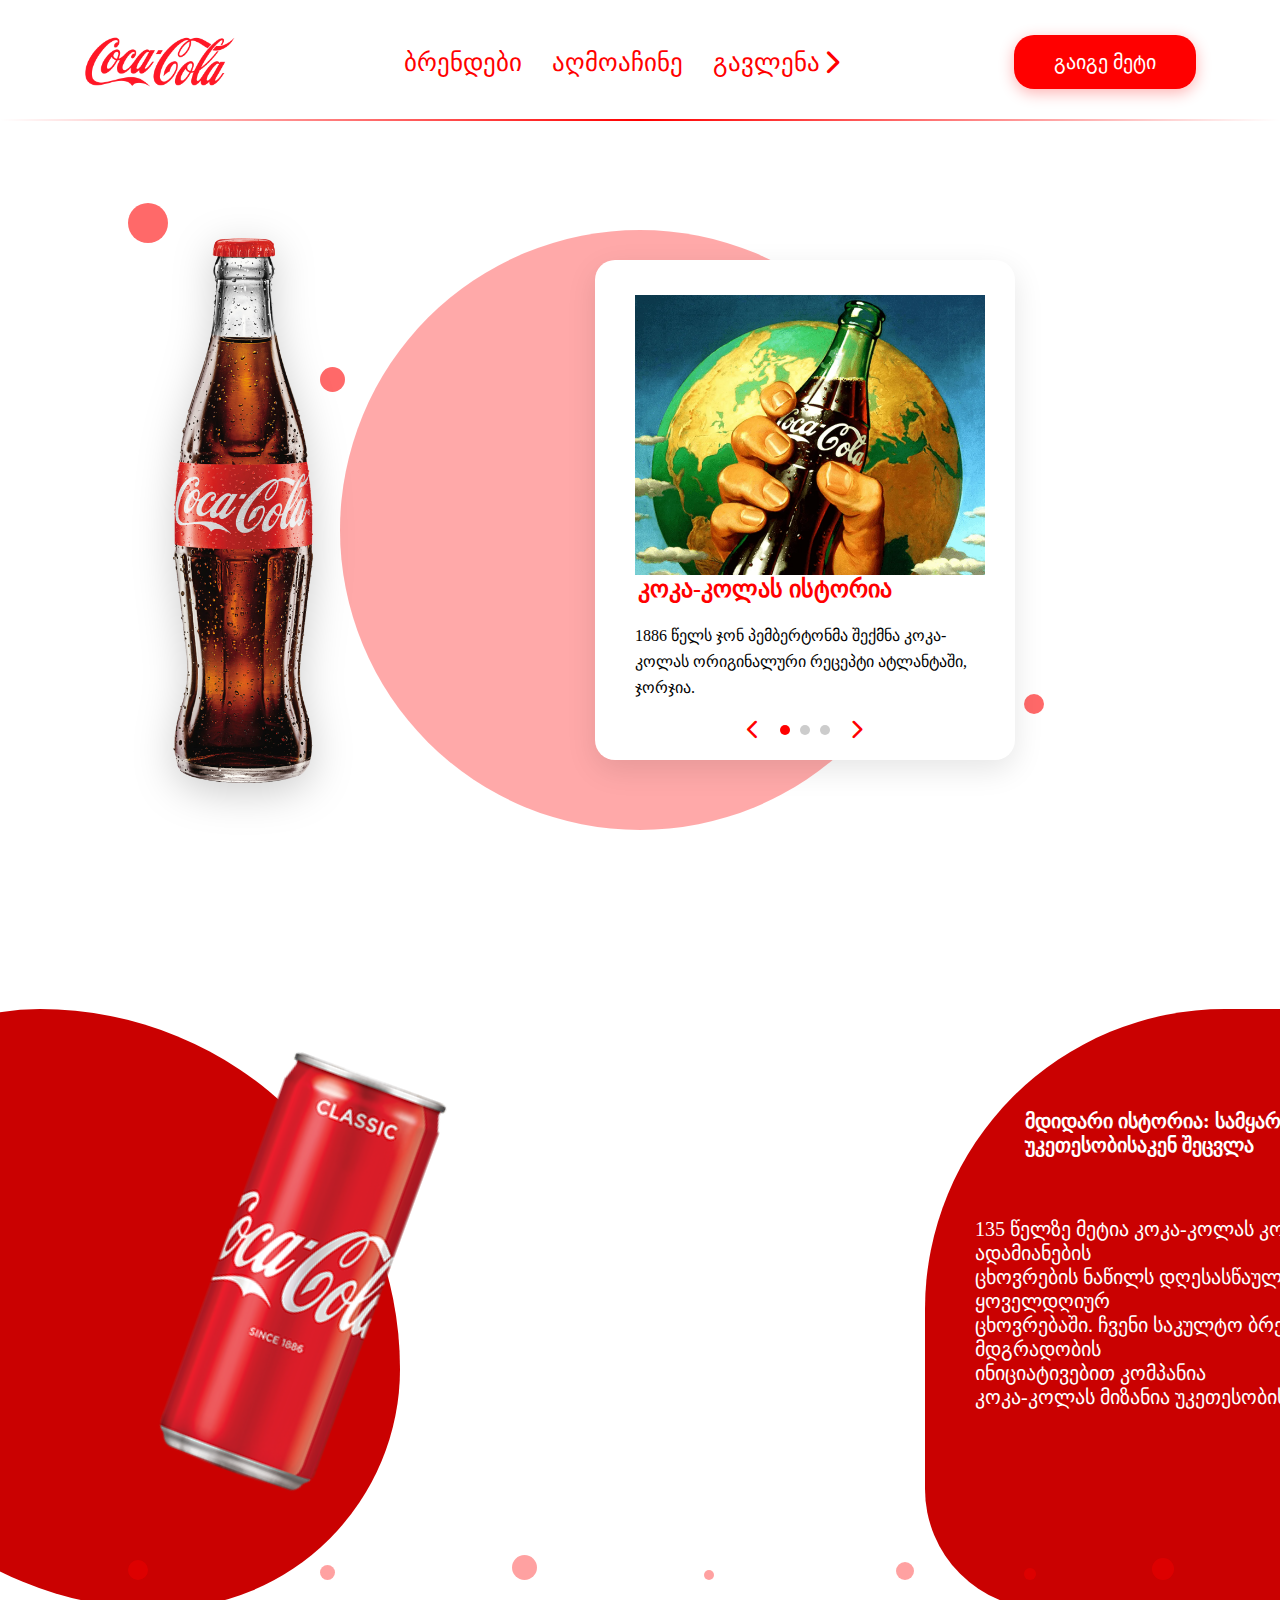
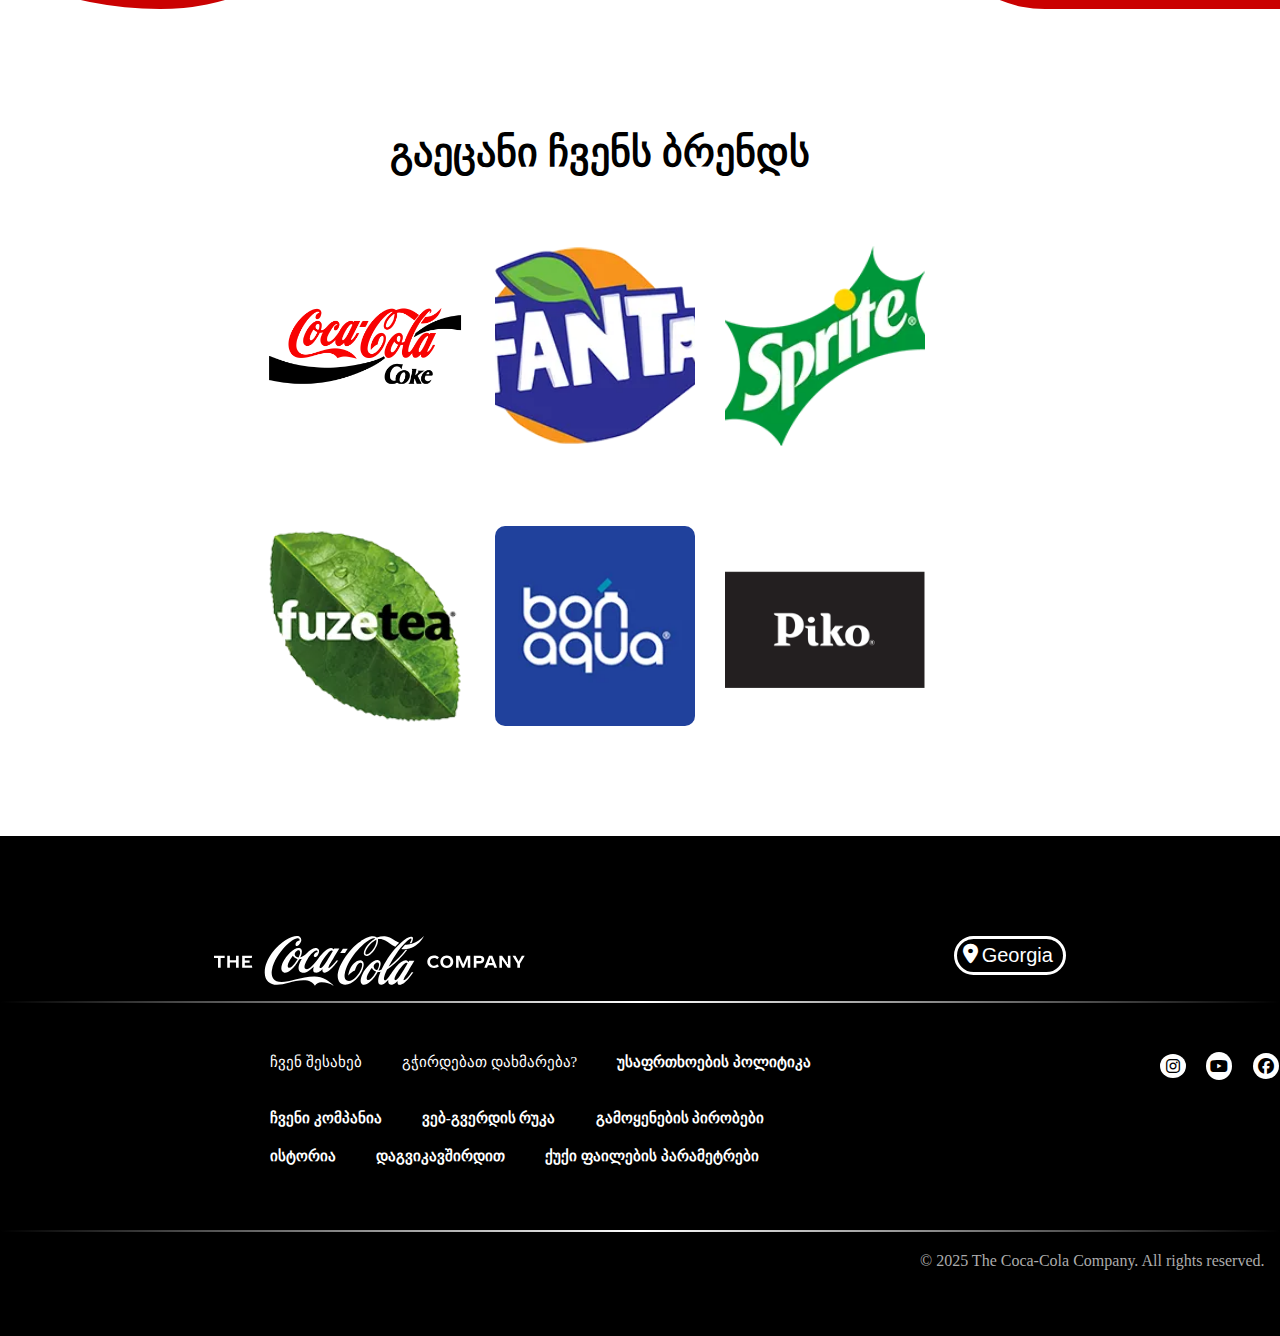
<file: coca-cola/index.html>
<html lang="ka">
   <head>
      <meta charset="UTF-8">
      <meta name="viewport" content="width=device-width, initial-scale=1.0">
      <link rel="stylesheet" href="https://cdnjs.cloudflare.com/ajax/libs/font-awesome/6.4.0/css/all.min.css">
      <link rel="stylesheet" href="styles.css">
      <title>კოკა-კოლა საქართველო</title>
   </head>
   <body>
      <header>
         <div class="container">
            <div class="wrapper">
               <a href="file:///C:/Users/Admin/OneDrive/%E1%83%A1%E1%83%90%E1%83%9B%E1%83%A3%E1%83%A8%E1%83%90%E1%83%9D%20%E1%83%93%E1%83%90%E1%83%A4%E1%83%90/coca-cola/index2.html#">
                  <div class="logo"><img class="coca-cola-companylogo" src="img/Coca-Cola-Logo.png" alt="coca-cola-companylogo"></div>
               </a>
            </div>
            <nav>
               <ul>
                  <li><a href="#section1">ბრენდები</a></li>
                  <li><a href="file:///C:/Users/Admin/OneDrive/%E1%83%A1%E1%83%90%E1%83%9B%E1%83%A3%E1%83%A8%E1%83%90%E1%83%9D%20%E1%83%93%E1%83%90%E1%83%A4%E1%83%90/coca-cola/index2.html">აღმოაჩინე</a></li>
                  <li class="dropdown">
                     <a href="#">გავლენა <i class="fa-solid fa-chevron-down"></i></a>
                     <ul class="dropdown-menu">
                        <li><a href="https://www.coca-colacompany.com/about-us/sustainability">კომპანია</a>
                           <a href="https://www.coca-colacompany.com/media-center">მედია</a>
                        </li>
                     </ul>
                  </li>
               </ul>
            </nav>
            <button class="btn1"><a href="https://www.coca-colacompany.com/">გაიგე მეტი</a></button>
         </div>
         <div class="line1"></div>
      </header>
      <main>
         <div class="main-content">
            <div class="red-circle"></div>
            <div class="bottle-container">
               <img class="bottle" src="img/[CITYPNG.COM]HD Cold Glass Coca Cola Bottle Transparent PNG - 2000x2000.png" alt="Coca-Cola Bottle">
               <div class="slideshow-container">
                  <div class="slide active">
                     <img src="img/width1960.webp" alt="">
                     <h3>კოკა-კოლას ისტორია</h3>
                     <p>1886 წელს ჯონ პემბერტონმა შექმნა კოკა-კოლას ორიგინალური რეცეპტი ატლანტაში, ჯორჯია.</p>
                  </div>
                  <div class="slide">
                     <img src="img/width1960 (1).webp" alt="">
                     <h3>გლობალური ბრენდი</h3>
                     <p>კოკა-კოლა ხელმისაწვდომია 200-ზე მეტ ქვეყანაში და დღეში 1.9 მილიარდზე მეტი სერვირება.</p>
                  </div>
                  <div class="slide">
                     <img src="img/width1960 (2).webp" alt="">
                     <h3>მდგრადობა</h3>
                     <p>ჩვენ მიზნად ვისახავს 2030 წლისთვის ნარჩენების ნულამდე შემცირებას მსოფლიოს მასშტაბით.</p>
                  </div>
                  <div class="slideshow-controls">
                     <button class="prev-btn"><i class="fas fa-chevron-left"></i></button>
                     <div class="dots-container"></div>
                     <button class="next-btn"><i class="fas fa-chevron-right"></i></button>
                  </div>
               </div>
            </div>
            <div class="floating-bubbles">
               <div class="bubble"></div>
               <div class="bubble"></div>
               <div class="bubble"></div>
               <div class="bubble"></div>
               <div class="bubble"></div>
               <div class="bubble"></div>
               <div class="bubble"></div>
               <div class="bubble"></div>
               <div class="bubble"></div>
               <div class="bubble"></div>
               <div class="bubble"></div>
               <div class="bubble"></div>
               <div class="bubble"></div>
               <div class="bubble"></div>
               <div class="bubble"></div>
               <div class="bubble"></div>
               <div class="bubble"></div>
            </div>
         </div>
         <div class="main-content3">
            <div class="georgian-history">
               <div class="no sugar">
                  <div class="circle2"></div>
                  <div class="bbubbles">
                     <div class="bbubble"></div>
                     <div class="bbubble"></div>
                     <div class="bbubble"></div>
                     <div class="bbubble"></div>
                     <div class="bbubble"></div>
                     <div class="bbubble"></div>
                     <div class="bbubble"></div>
                  </div>
                  <div class="circle3">
                     <span>
                        <h1>მდიდარი ისტორია: სამყაროს განახლება და მისი უკეთესობისაკენ შეცვლა</br></h1>
                        <div class="text">
                           135 წელზე მეტია კოკა-კოლას კომპანია წარმოადგენს ადამიანების </br>
                           ცხოვრების ნაწილს დღესასწაულებზე, ღონისძიებებსა თუ ყოველდღიურ </br>
                           ცხოვრებაში. ჩვენი საკულტო ბრენდების, რეკლამებისა და მდგრადობის </br>
                           ინიციატივებით კომპანია</br> კოკა-კოლას მიზანია უკეთესობისკენ შეცვალოს სამყარო.
                        </div>
                     </span>
                  </div>
                  <img  class="qila" src="img/coca-cola-classic-the-coca-cola-company-30.png" alt="">
               </div>
            </div>
         </div>
         <div class="main-content2">
            <section id="section1">
               <div class="brand-title">
                  <h3>გაეცანი ჩვენს ბრენდს</h3>
               </div>
            </section>
            <div class="all-brends">
               <div class="photo-grid">
                  <a href="https://www.coca-colacompany.com/"><img src="img/1678785257_a5-01.webp" alt="Photo 1"></a>
                  <a href="https://www.coca-cola.com/us/en/brands/fanta"><img src="img/width1960 (4).webp" alt="Photo 2"></a>
                  <a href="https://www.coca-cola.com/us/en/brands/sprite"><img src="img/width1960 (5).webp" alt="Photo 3"></a>
                  <a href="https://www.coca-cola.com/us/en/brands/fuze-iced-tea"><img src="img/width1960 (6).webp" alt="Photo 4"></a>
                  <a href="https://www.coca-cola.com/za/en/brands/bonaqua"><img src="img/width1960 (7).webp" alt="Photo 5"></a>
                  <a href="https://www.coca-cola.com/kz/ru/brands/brand-piko/products-piko-tetra?utm_source=chatgpt.com"><img src="img/logo-piko-desktop.svg" alt="Photo 6"></a>
               </div>
            </div>
         </div>
         <div class="all">
            <div class="main-content4">
               <div class="end">
                  <div class="end-logo"><img class="balck-logo" src="img/logo-white-large.svg" alt=""></div>
                  <div class="georgian"><button class="locat"><a href="https://www.coca-cola.com/country-selector"><i class="fa-solid fa-location-dot"></i>Georgia</a></button></div>
               </div>
               <div class="line2"></div>
               <div class="about-us1">
                  <div class="span-end">
                     <span class="spn1">ჩვენ შესახებ</span>
                     <span class="spn1">გჭირდებათ დახმარება?</span>
                     <span class="spn1"><a href="Security.html"><strong>უსაფრთხოების პოლიტიკა</strong></a></span>
                     <div class="icon3">
                        <div class="rotate">
                           <div class="soc"><a href="https://www.instagram.com/cocacola_geo?utm_source=ig_web_button_share_sheet&igsh=ZDNlZDc0MzIxNw=="><i class="fa-brands fa-instagram"></i></a></div>
                        </div>
                        <div class="rotate2">
                           <div class="soc"><a href="https://youtube.com/@coca-colabottlersgeorgia?si=fJ3gAZJJyDjTXU_v"><i class="fa-brands fa-youtube"></i></a></div>
                        </div>
                        <div class="rotate3">
                           <div class="soc"><a href="https://www.facebook.com/cocacolage"><i class="fa-brands fa-facebook"></i></a></div>
                        </div>
                     </div>
                  </div>
                  <div class="span-end1">
                     <!-- unda gavaketo am linkebze gadasasvleli chemsave saitshi -->
                     <span class="spn1"><a href="https://www.coca-colacompany.com/about-us"><strong>ჩვენი კომპანია</strong></a></span>
                     <span class="spn1"><a href="ruca.html"><strong>ვებ-გვერდის რუკა</strong></a></span>
                     <span class="spn1"><a href="avtor.html"><strong>გამოყენების პირობები</strong></a></span>
                  </div>
                  <div class="span-end2">
                     <span class="spn1"><a href="history.html"><strong>ისტორია</strong></a></span>
                     <span class="spn1"><a href="contact.html"><strong>დაგვიკავშირდით</strong></a></span>
                     <span class="spn1"><a href="quqi.js"><strong>ქუქი ფაილების პარამეტრები</strong></a></span>
                  </div>
               </div>
               <div class="padd">
                  <div class="line2"></div>
               </div>
               <div class="weli">© 2025 The Coca‑Cola Company. All rights reserved.</div>
            </div>
         </div>
      </main>
      <script src="script.js"></script>
   </body>
</html>
</file>
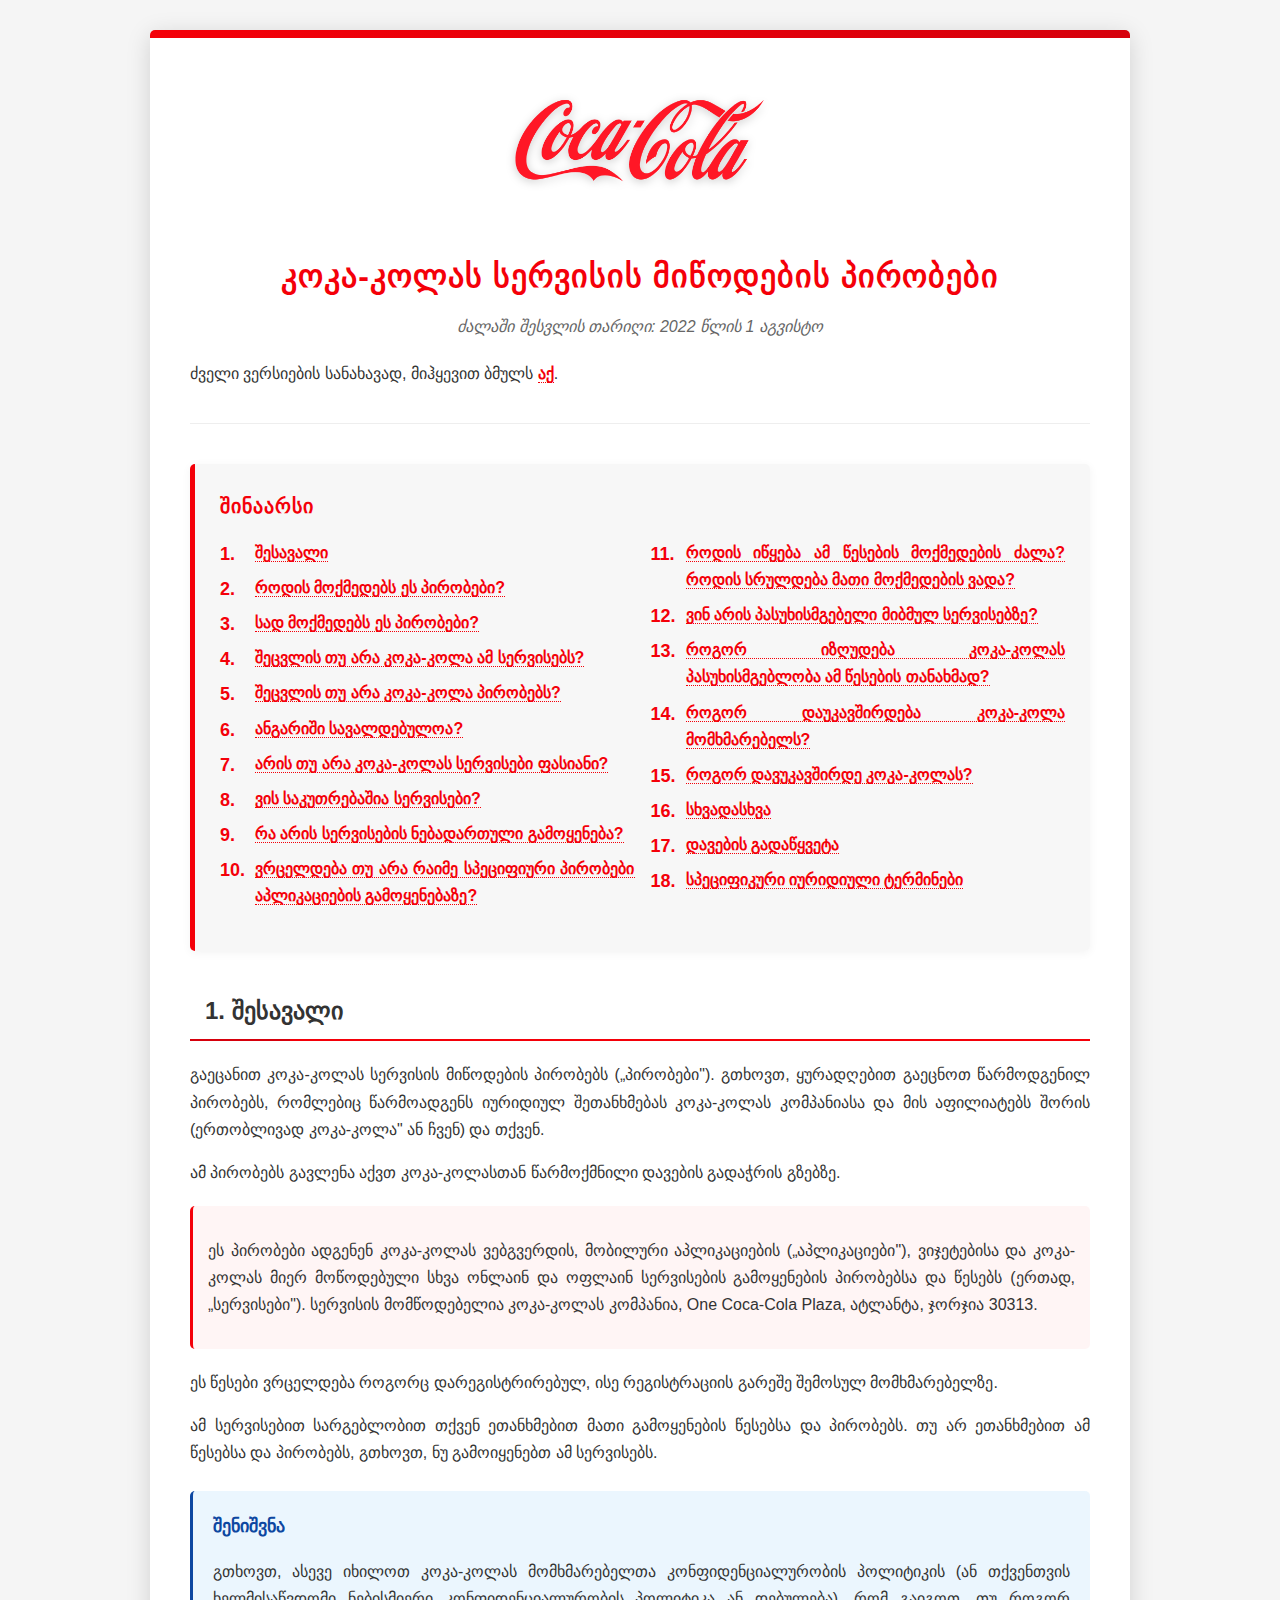
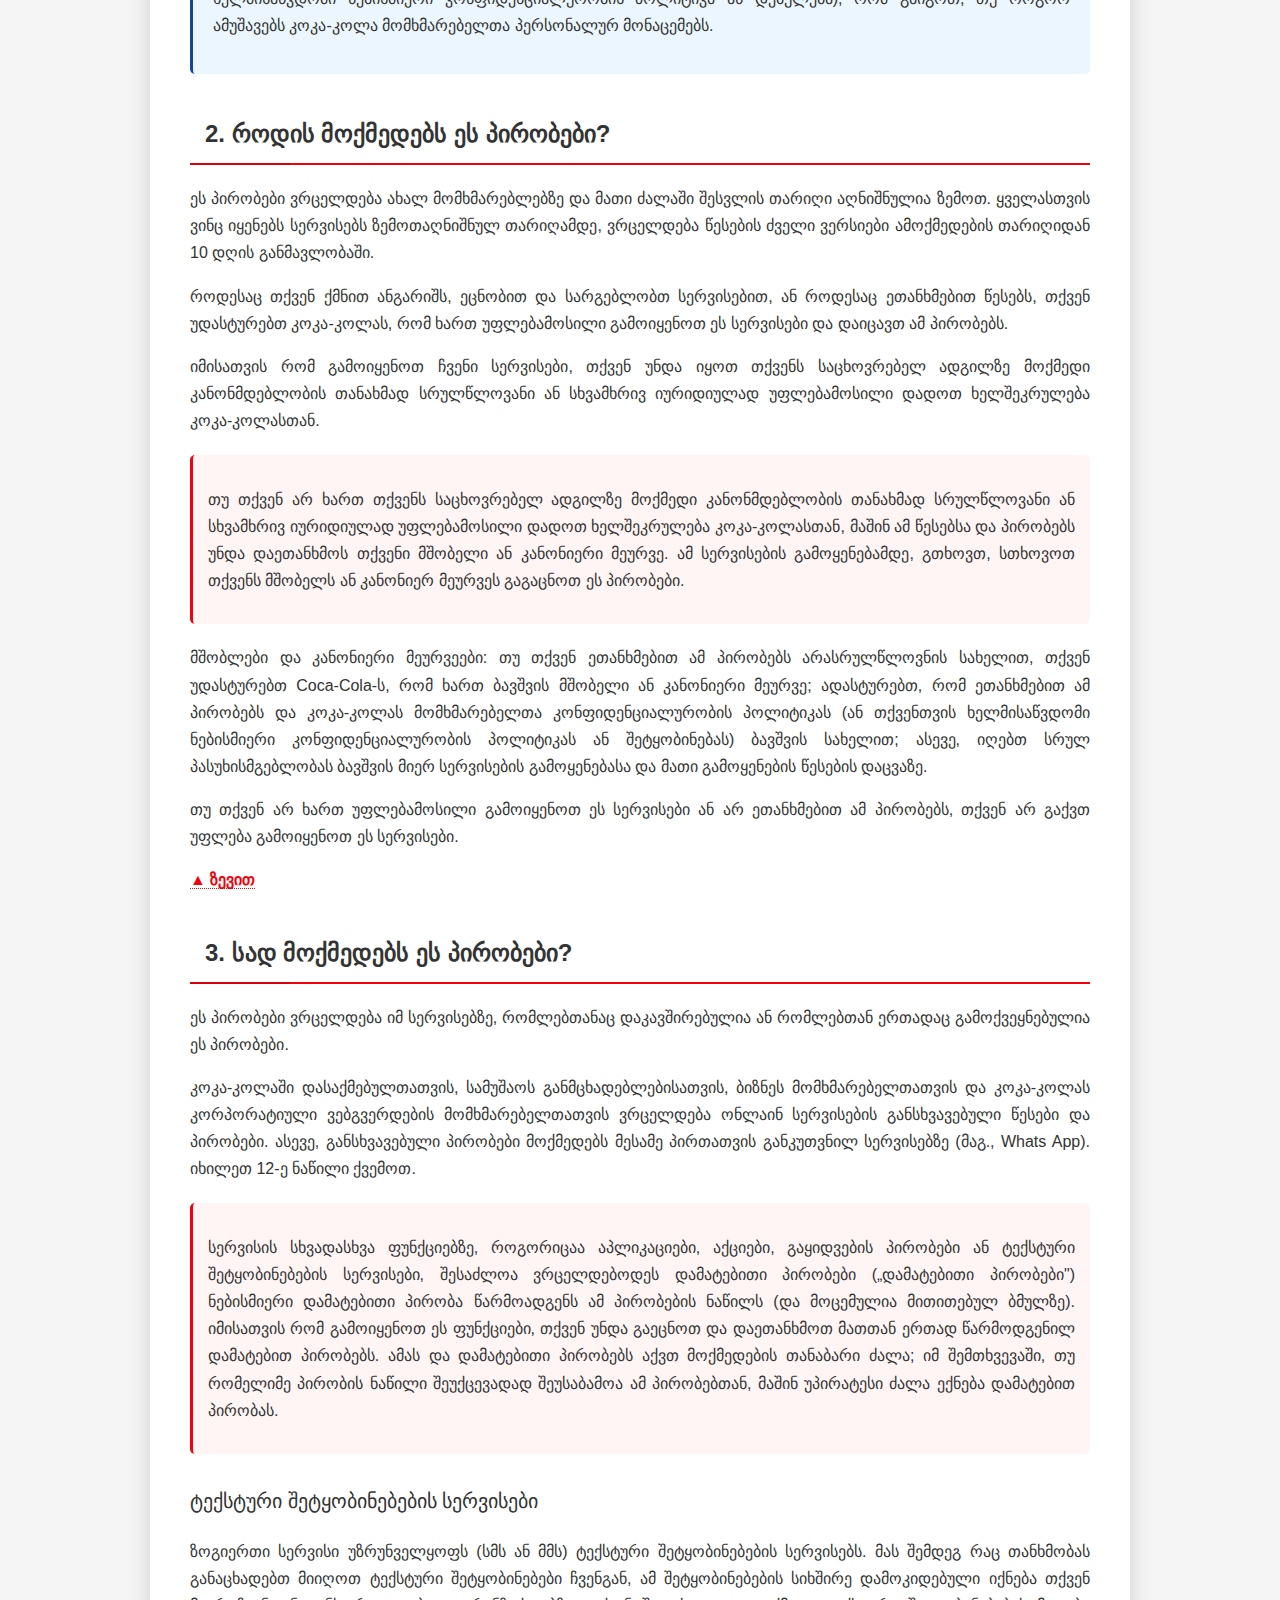
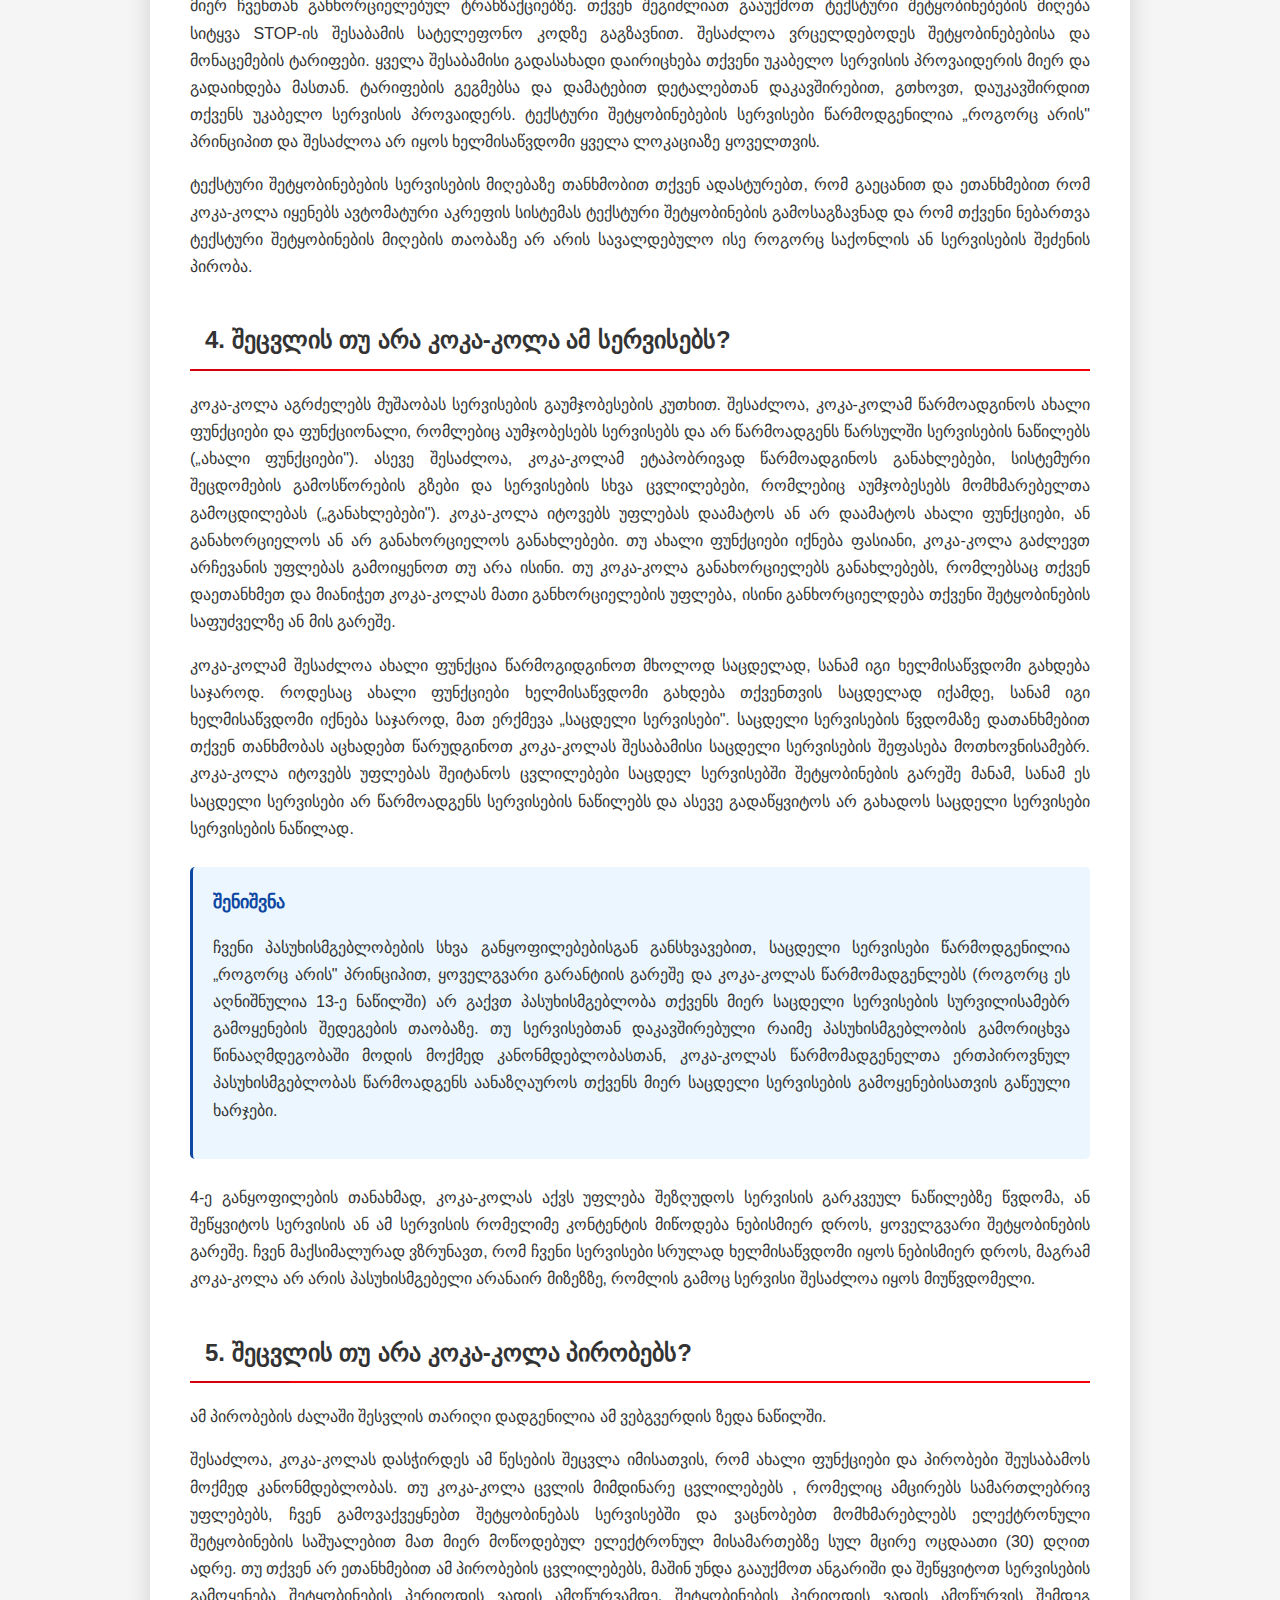
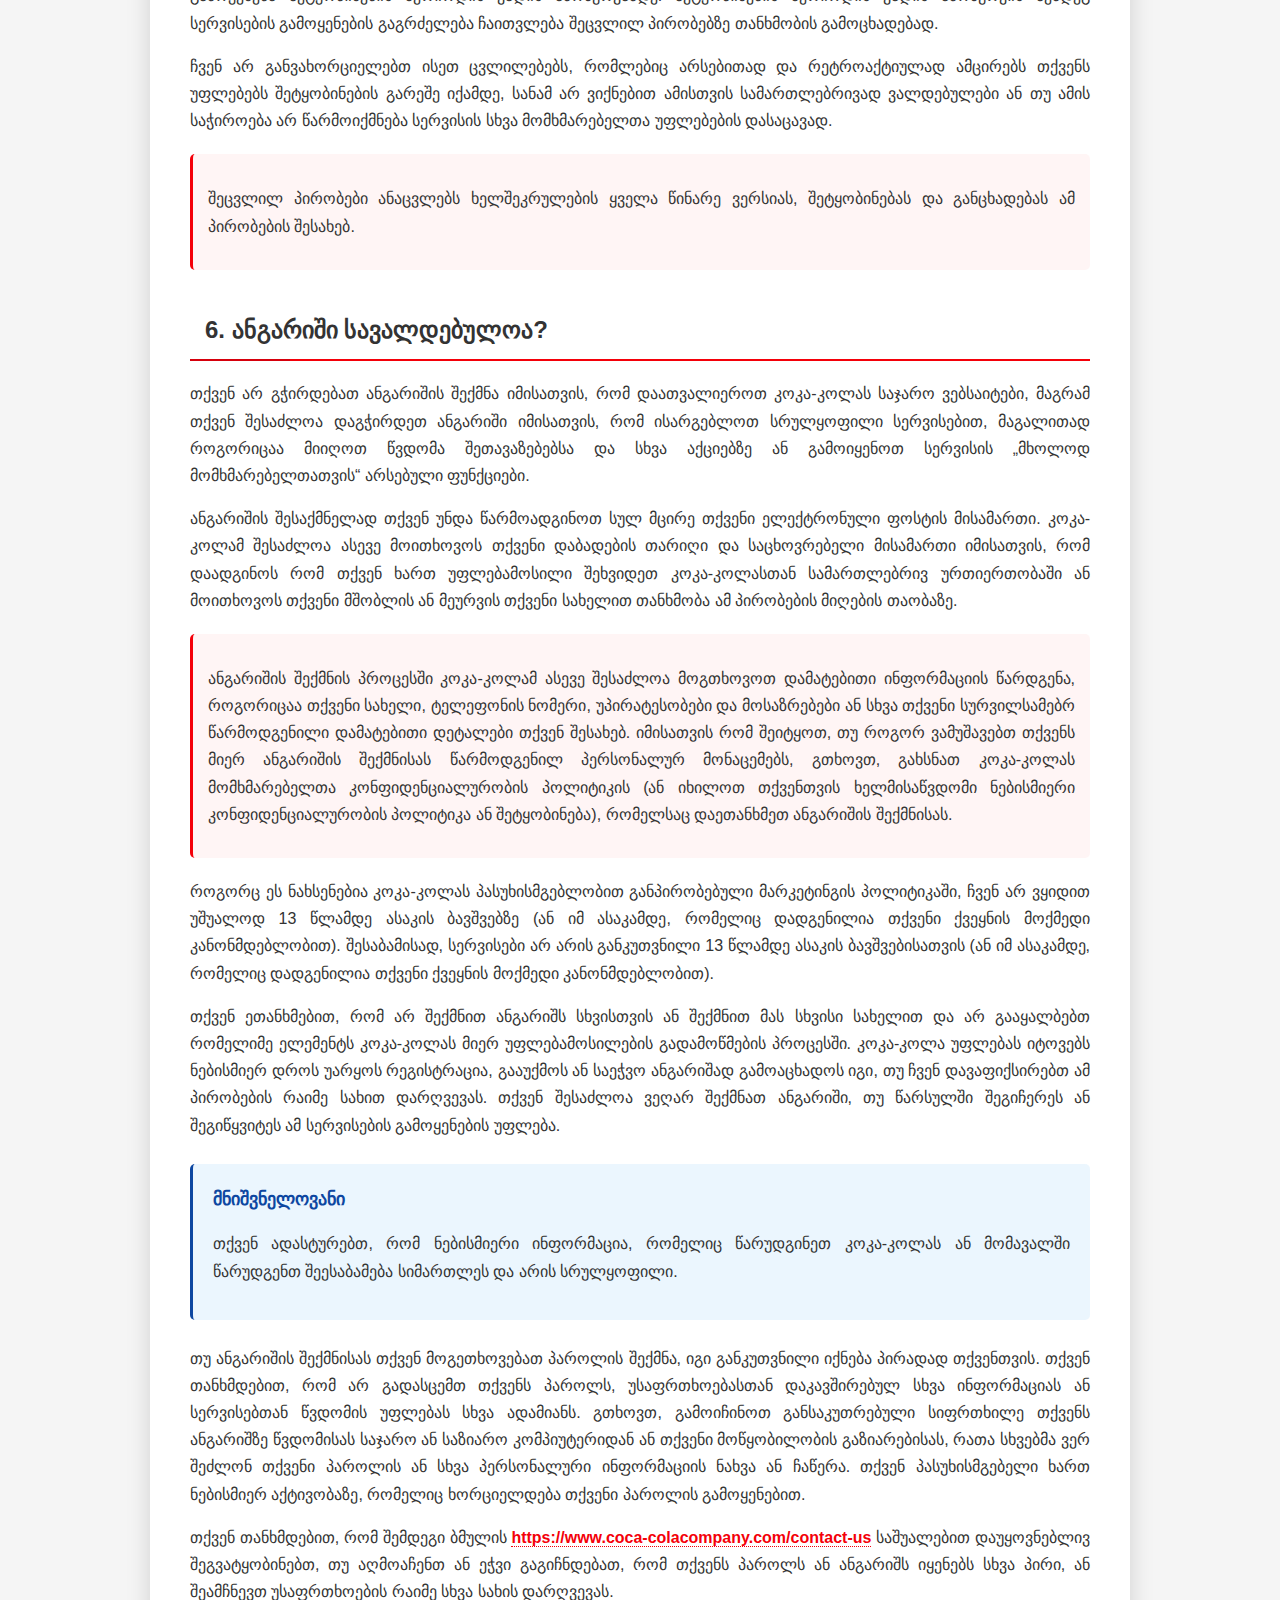
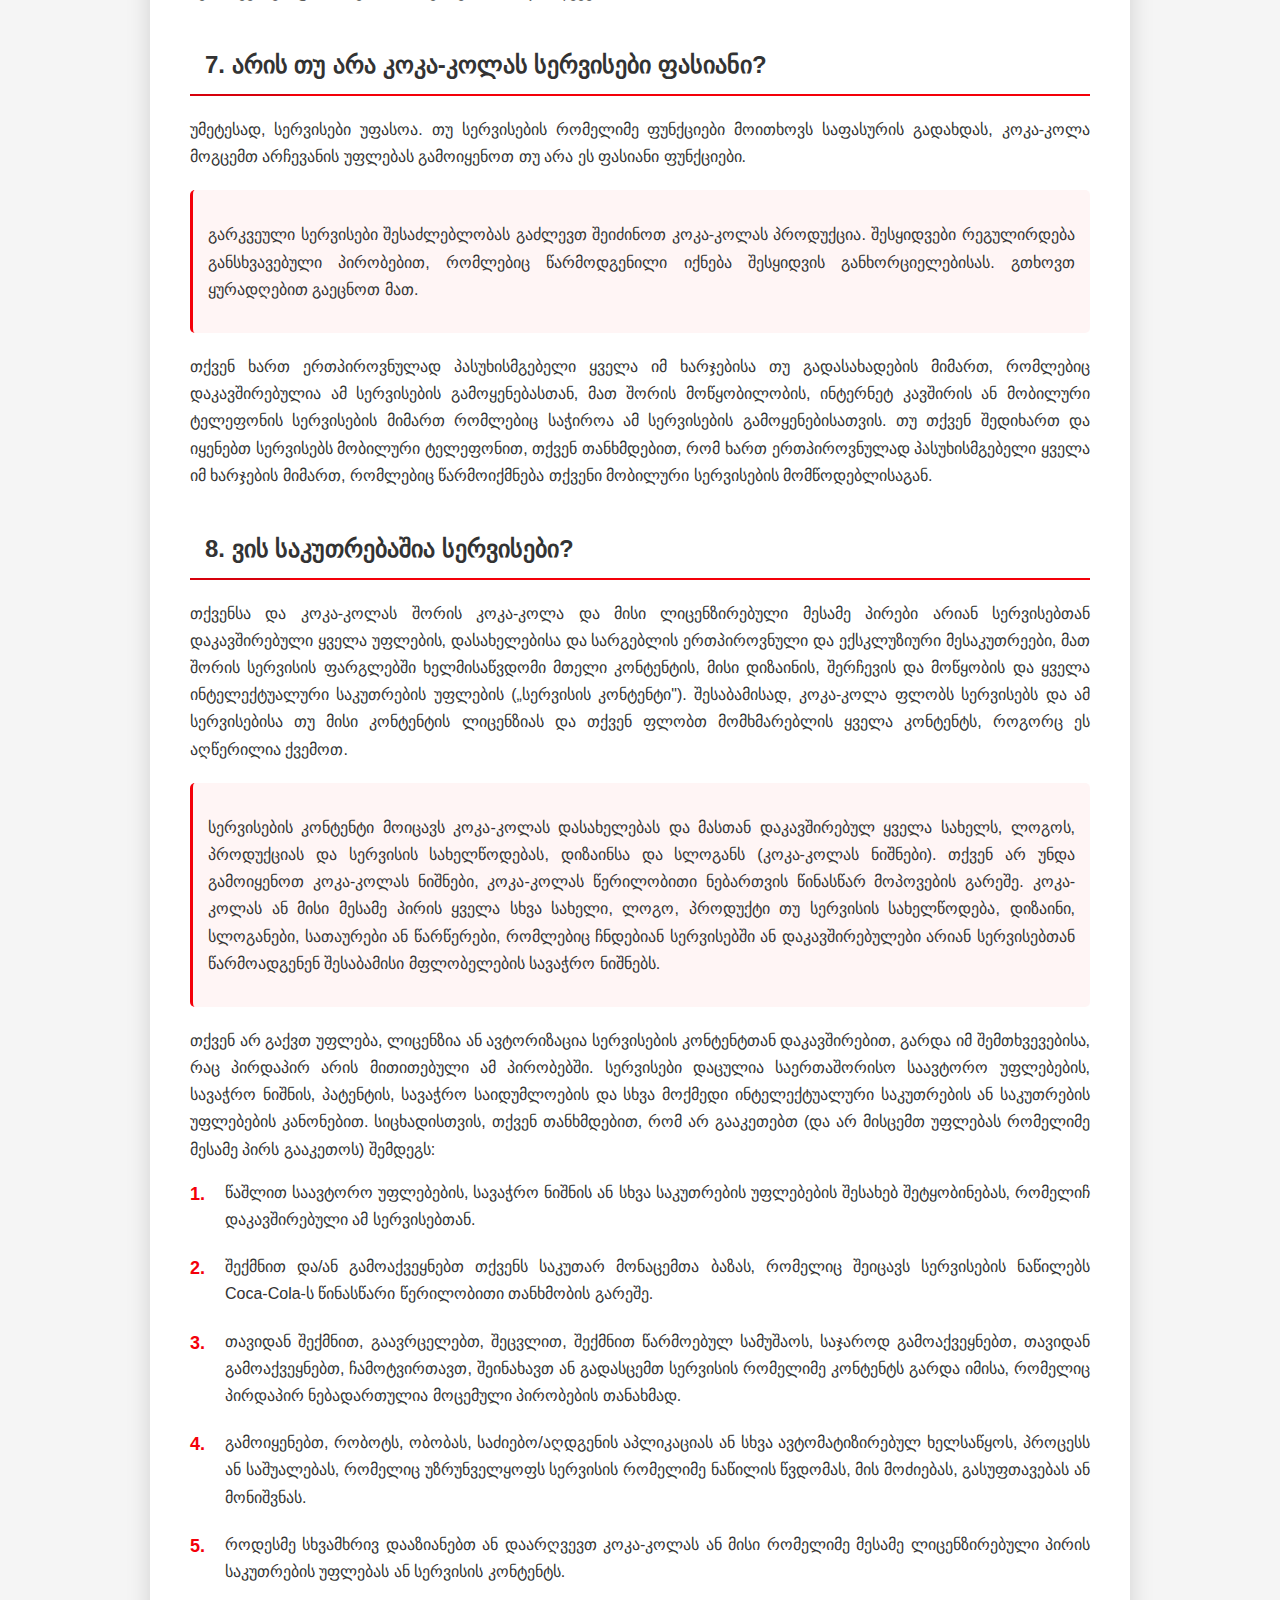
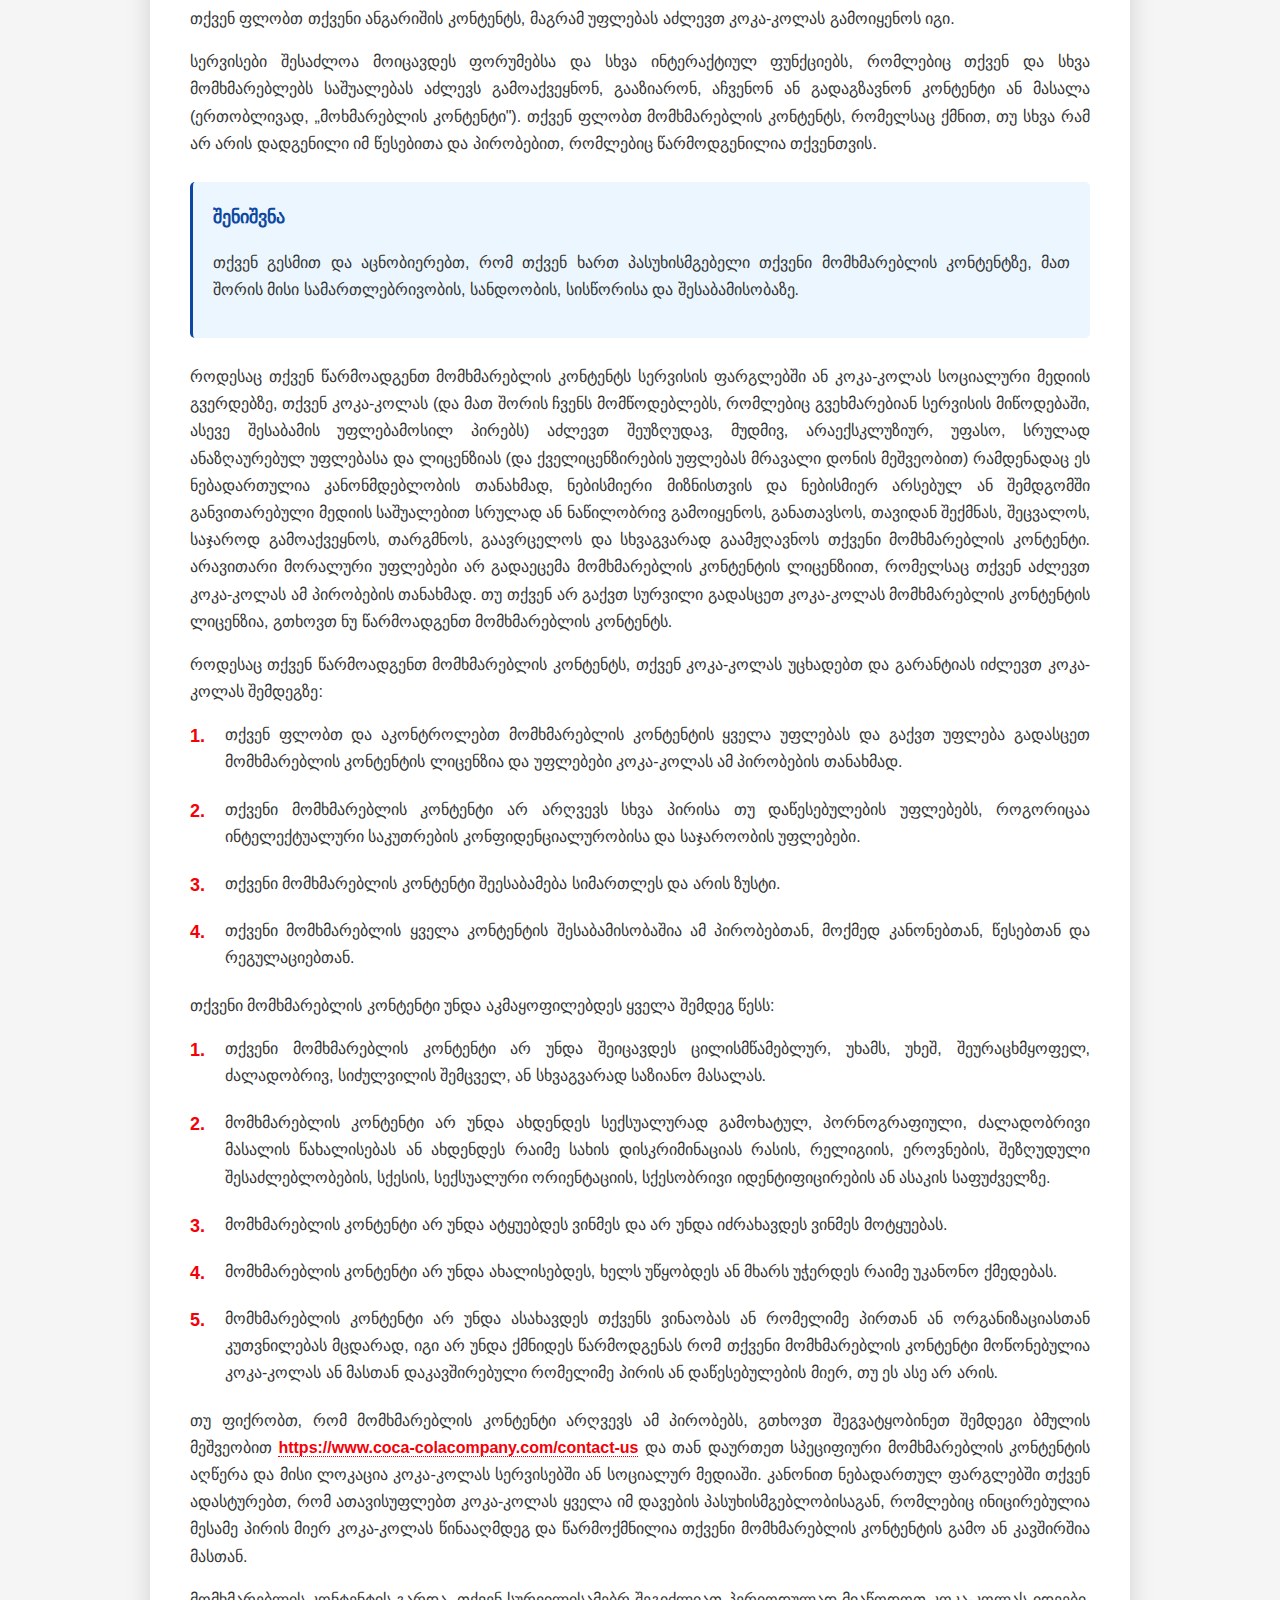
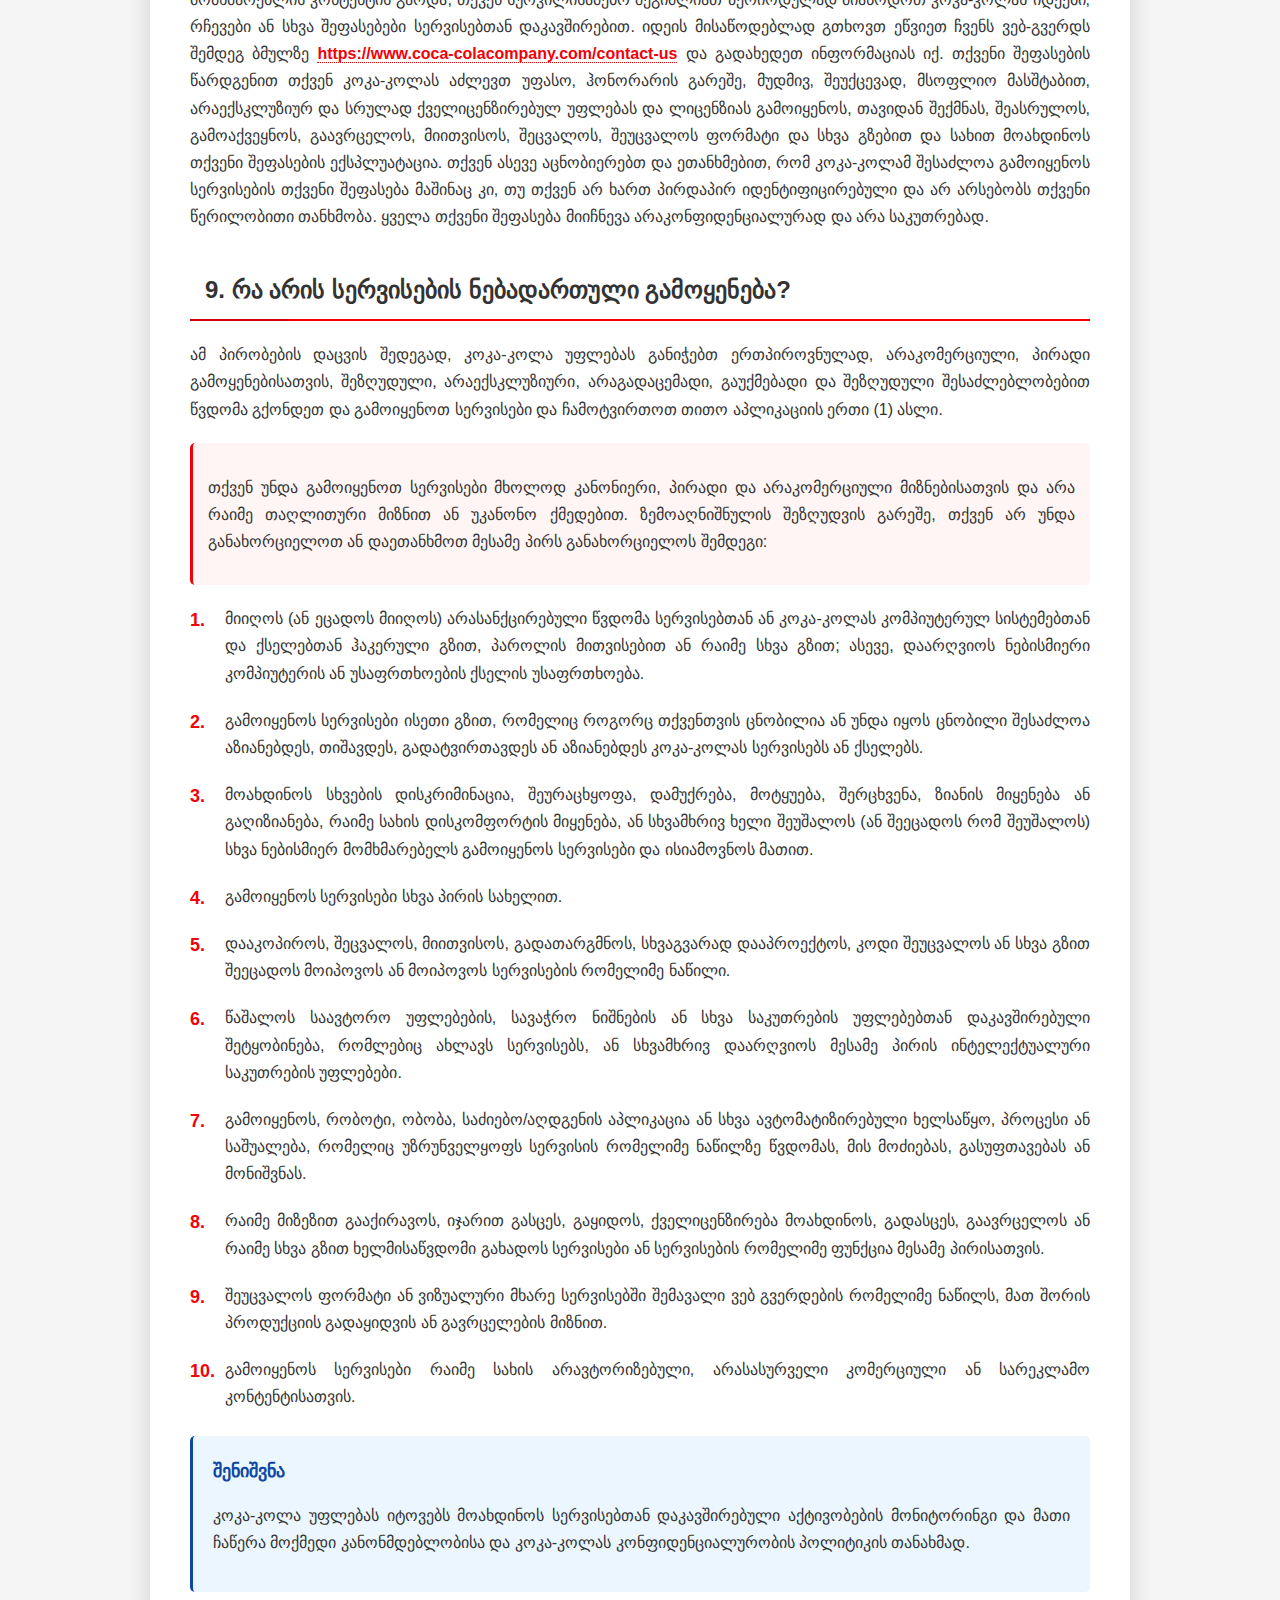
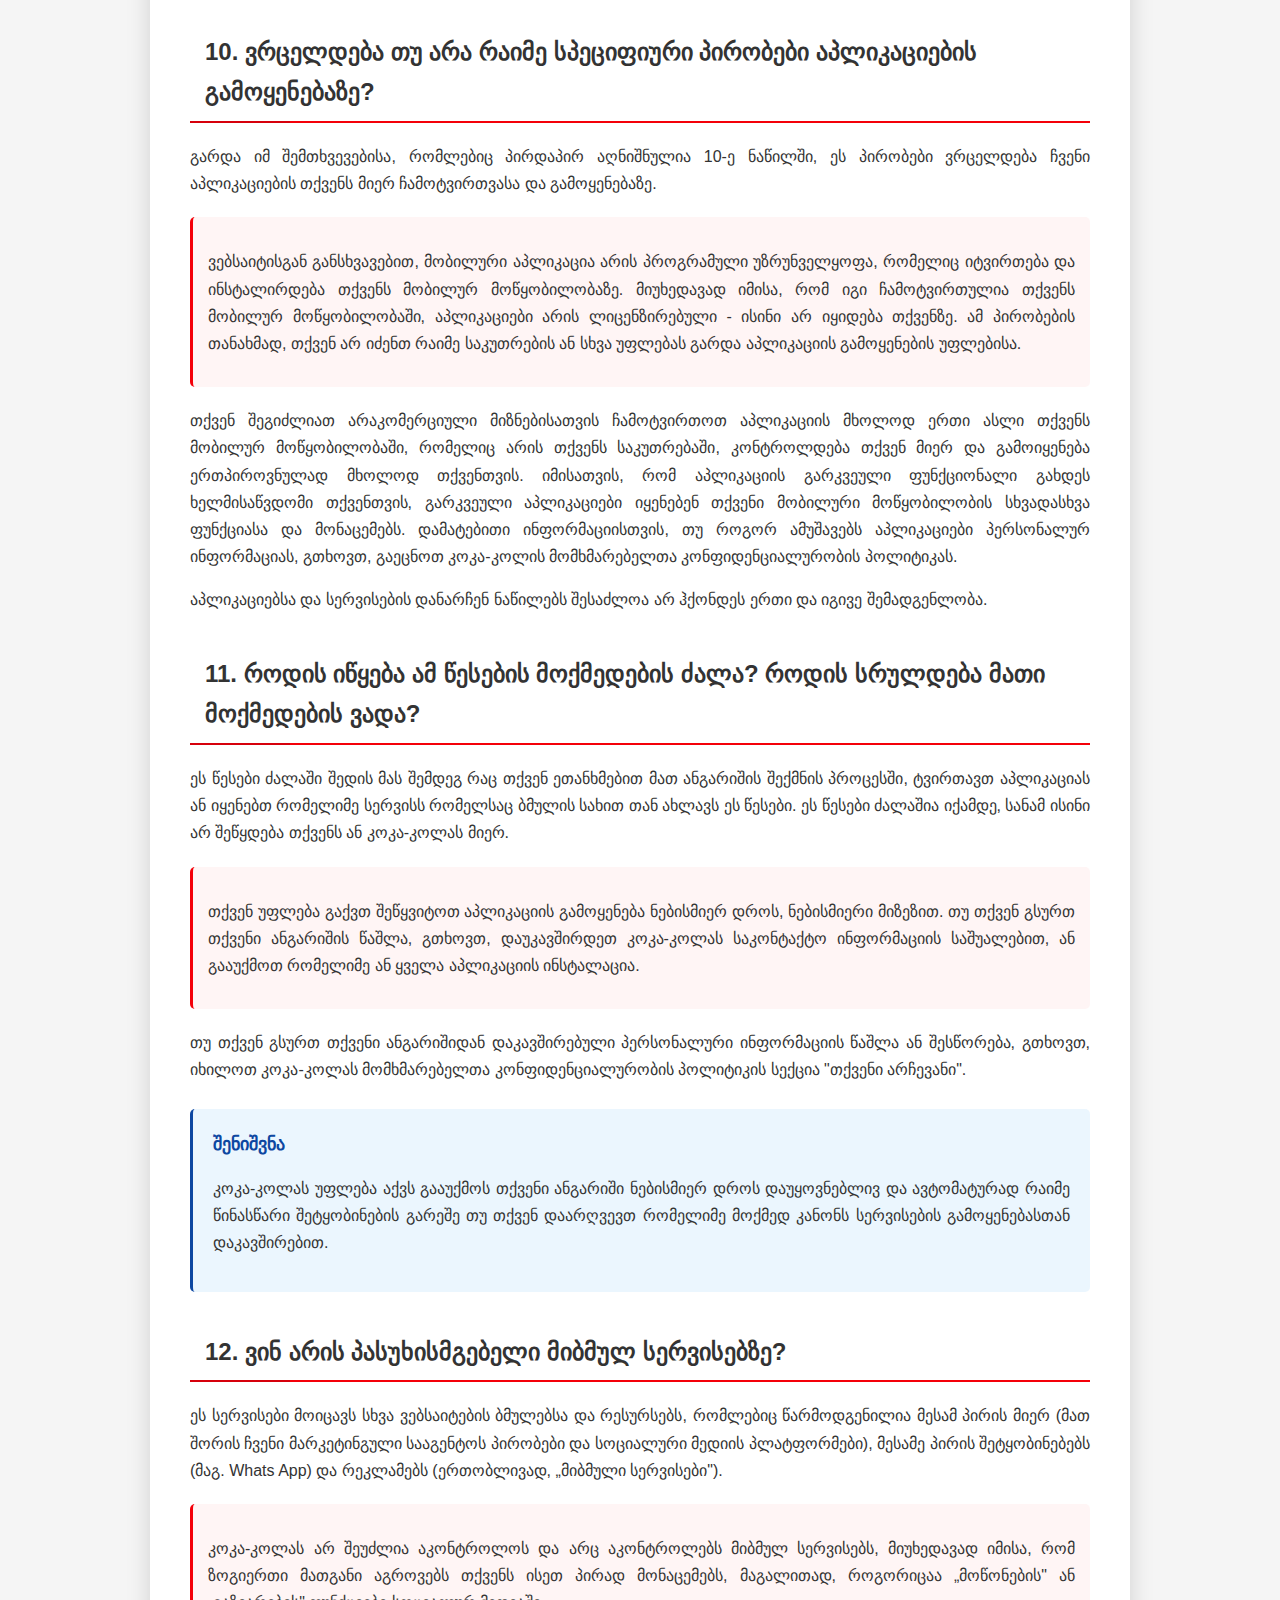
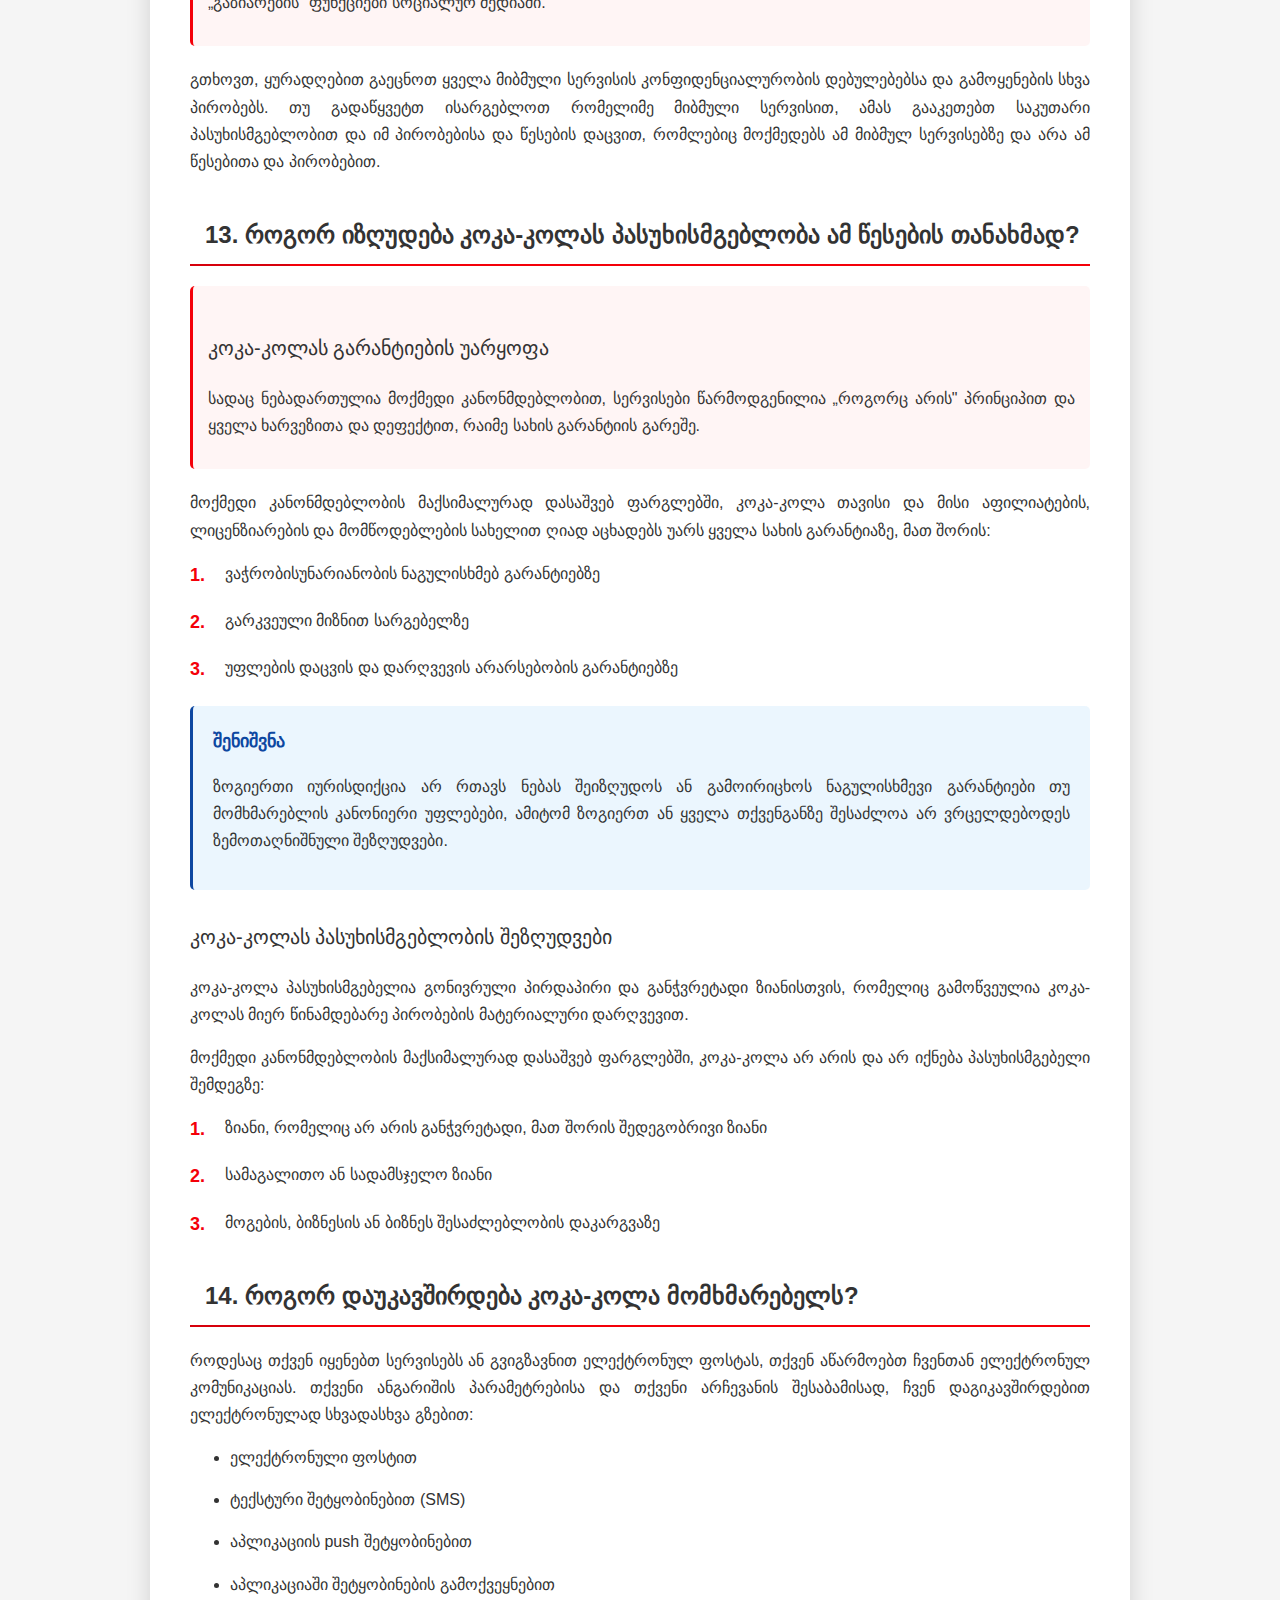
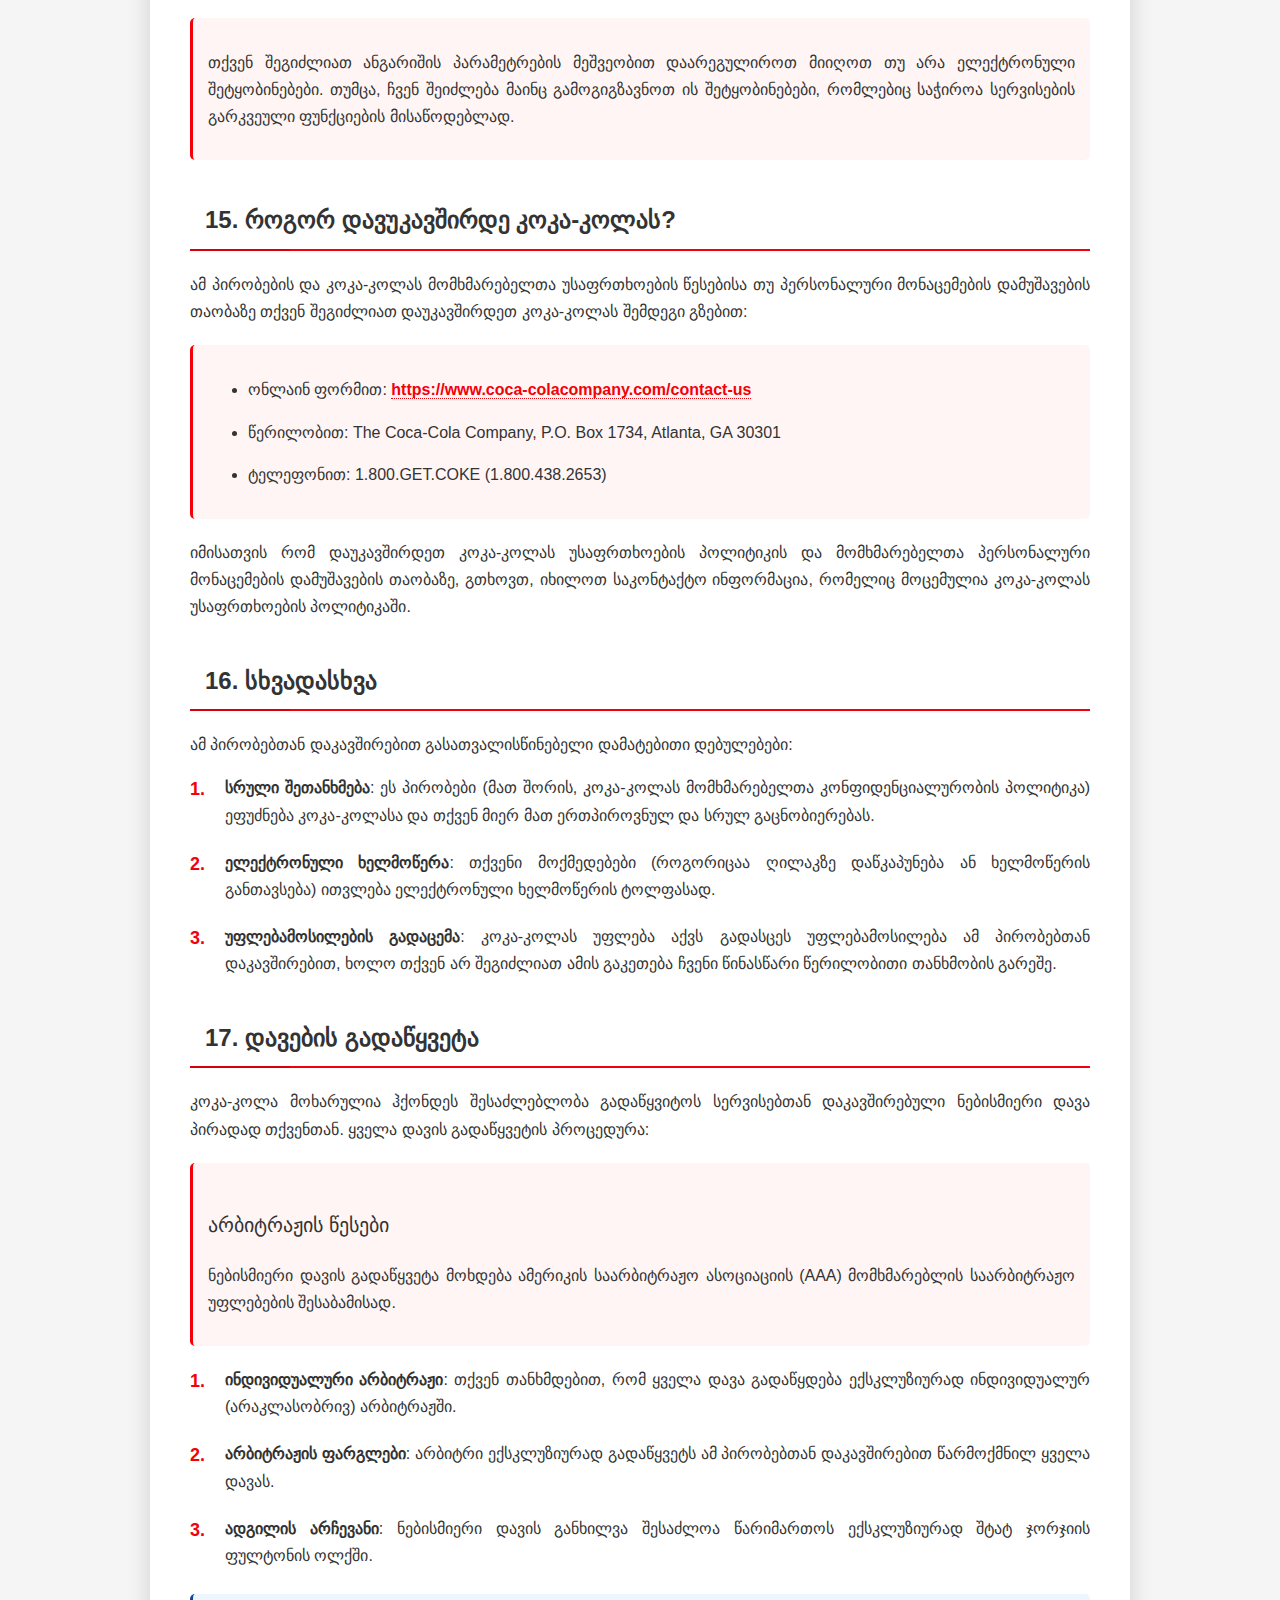
<file: coca-cola/avtor.html>
<!DOCTYPE html>
<html lang="ka">
   <head>
      <meta charset="UTF-8">
      <meta name="viewport" content="width=device-width, initial-scale=1.0">
      <link rel="stylesheet" href="avtor.css">
      <title>კოკა-კოლა - სერვისის მიწოდების პირობები</title>
   </head>
   <body>
      <div class="container">
         <div class="logo">
            <img src="img/Coca-Cola-Logo.png" alt="Coca-Cola Logo">
         </div>
         <header>
            <h1>კოკა-კოლას სერვისის მიწოდების პირობები</h1>
            <div class="effective-date">ძალაში შესვლის თარიღი: 2022 წლის 1 აგვისტო</div>
            <p>ძველი ვერსიების სანახავად, მიჰყევით ბმულს <a href="#">აქ</a>.</p>
         </header>
         <div class="toc">
            <div class="toc-title">შინაარსი</div>
            <ol class="toc-list">
               <li><a href="#section1">შესავალი</a></li>
               <li><a href="#section2">როდის მოქმედებს ეს პირობები?</a></li>
               <li><a href="#section3">სად მოქმედებს ეს პირობები?</a></li>
               <li><a href="#section4">შეცვლის თუ არა კოკა-კოლა ამ სერვისებს?</a></li>
               <li><a href="#section5">შეცვლის თუ არა კოკა-კოლა პირობებს?</a></li>
               <li><a href="#section6">ანგარიში სავალდებულოა?</a></li>
               <li><a href="#section7">არის თუ არა კოკა-კოლას სერვისები ფასიანი?</a></li>
               <li><a href="#section8">ვის საკუთრებაშია სერვისები?</a></li>
               <li><a href="#section9">რა არის სერვისების ნებადართული გამოყენება?</a></li>
               <li><a href="#section10">ვრცელდება თუ არა რაიმე სპეციფიური პირობები აპლიკაციების გამოყენებაზე?</a></li>
               <li><a href="#section11">როდის იწყება ამ წესების მოქმედების ძალა? როდის სრულდება მათი მოქმედების ვადა?</a></li>
               <li><a href="#section12">ვინ არის პასუხისმგებელი მიბმულ სერვისებზე?</a></li>
               <li><a href="#section13">როგორ იზღუდება კოკა-კოლას პასუხისმგებლობა ამ წესების თანახმად?</a></li>
               <li><a href="#section14">როგორ დაუკავშირდება კოკა-კოლა მომხმარებელს?</a></li>
               <li><a href="#section15">როგორ დავუკავშირდე კოკა-კოლას?</a></li>
               <li><a href="#section16">სხვადასხვა</a></li>
               <li><a href="#section17">დავების გადაწყვეტა</a></li>
               <li><a href="#section18">სპეციფიკური იურიდიული ტერმინები</a></li>
            </ol>
         </div>
         <section id="section1">
            <h2>1. შესავალი</h2>
            <p>გაეცანით კოკა-კოლას სერვისის მიწოდების პირობებს („პირობები"). გთხოვთ, ყურადღებით გაეცნოთ წარმოდგენილ პირობებს, რომლებიც წარმოადგენს იურიდიულ შეთანხმებას კოკა-კოლას კომპანიასა და მის აფილიატებს შორის (ერთობლივად კოკა-კოლა" ან ჩვენ) და თქვენ.</p>
            <p>ამ პირობებს გავლენა აქვთ კოკა-კოლასთან წარმოქმნილი დავების გადაჭრის გზებზე.</p>
            <div class="highlight">
               <p>ეს პირობები ადგენენ კოკა-კოლას ვებგვერდის, მობილური აპლიკაციების („აპლიკაციები"), ვიჯეტებისა და კოკა-კოლას მიერ მოწოდებული სხვა ონლაინ და ოფლაინ სერვისების გამოყენების პირობებსა და წესებს (ერთად, „სერვისები"). სერვისის მომწოდებელია კოკა-კოლას კომპანია, One Coca‑Cola Plaza, ატლანტა, ჯორჯია 30313.</p>
            </div>
            <p>ეს წესები ვრცელდება როგორც დარეგისტრირებულ, ისე რეგისტრაციის გარეშე შემოსულ მომხმარებელზე.</p>
            <p>ამ სერვისებით სარგებლობით თქვენ ეთანხმებით მათი გამოყენების წესებსა და პირობებს. თუ არ ეთანხმებით ამ წესებსა და პირობებს, გთხოვთ, ნუ გამოიყენებთ ამ სერვისებს.</p>
            <div class="note">
               <div class="note-title">შენიშვნა</div>
               <p>გთხოვთ, ასევე იხილოთ კოკა-კოლას მომხმარებელთა კონფიდენციალურობის პოლიტიკის (ან თქვენთვის ხელმისაწვდომი ნებისმიერი კონფიდენციალურობის პოლიტიკა ან დებულება), რომ გაიგოთ, თუ როგორ ამუშავებს კოკა-კოლა მომხმარებელთა პერსონალურ მონაცემებს.</p>
            </div>
         </section>
         <section id="section2">
            <h2>2. როდის მოქმედებს ეს პირობები?</h2>
            <p>ეს პირობები ვრცელდება ახალ მომხმარებლებზე და მათი ძალაში შესვლის თარიღი აღნიშნულია ზემოთ. ყველასთვის ვინც იყენებს სერვისებს ზემოთაღნიშნულ თარიღამდე, ვრცელდება წესების ძველი ვერსიები ამოქმედების თარიღიდან 10 დღის განმავლობაში.</p>
            <p>როდესაც თქვენ ქმნით ანგარიშს, ეცნობით და სარგებლობთ სერვისებით, ან როდესაც ეთანხმებით წესებს, თქვენ უდასტურებთ კოკა-კოლას, რომ ხართ უფლებამოსილი გამოიყენოთ ეს სერვისები და დაიცავთ ამ პირობებს.</p>
            <p>იმისათვის რომ გამოიყენოთ ჩვენი სერვისები, თქვენ უნდა იყოთ თქვენს საცხოვრებელ ადგილზე მოქმედი კანონმდებლობის თანახმად სრულწლოვანი ან სხვამხრივ იურიდიულად უფლებამოსილი დადოთ ხელშეკრულება კოკა-კოლასთან.</p>
            <div class="highlight">
               <p>თუ თქვენ არ ხართ თქვენს საცხოვრებელ ადგილზე მოქმედი კანონმდებლობის თანახმად სრულწლოვანი ან სხვამხრივ იურიდიულად უფლებამოსილი დადოთ ხელშეკრულება კოკა-კოლასთან, მაშინ ამ წესებსა და პირობებს უნდა დაეთანხმოს თქვენი მშობელი ან კანონიერი მეურვე. ამ სერვისების გამოყენებამდე, გთხოვთ, სთხოვოთ თქვენს მშობელს ან კანონიერ მეურვეს გაგაცნოთ ეს პირობები.</p>
            </div>
            <p>მშობლები და კანონიერი მეურვეები: თუ თქვენ ეთანხმებით ამ პირობებს არასრულწლოვნის სახელით, თქვენ უდასტურებთ Coca‑Cola-ს, რომ ხართ ბავშვის მშობელი ან კანონიერი მეურვე; ადასტურებთ, რომ ეთანხმებით ამ პირობებს და კოკა-კოლას მომხმარებელთა კონფიდენციალურობის პოლიტიკას (ან თქვენთვის ხელმისაწვდომი ნებისმიერი კონფიდენციალურობის პოლიტიკას ან შეტყობინებას) ბავშვის სახელით; ასევე, იღებთ სრულ პასუხისმგებლობას ბავშვის მიერ სერვისების გამოყენებასა და მათი გამოყენების წესების დაცვაზე.</p>
            <p>თუ თქვენ არ ხართ უფლებამოსილი გამოიყენოთ ეს სერვისები ან არ ეთანხმებით ამ პირობებს, თქვენ არ გაქვთ უფლება გამოიყენოთ ეს სერვისები.</p>
            <a href="#" class="back-to-top">▲ ზევით</a>
         </section>
         <section id="section3">
            <h2>3. სად მოქმედებს ეს პირობები?</h2>
            <p>ეს პირობები ვრცელდება იმ სერვისებზე, რომლებთანაც დაკავშირებულია ან რომლებთან ერთადაც გამოქვეყნებულია ეს პირობები.</p>
            <p>კოკა-კოლაში დასაქმებულთათვის, სამუშაოს განმცხადებლებისათვის, ბიზნეს მომხმარებელთათვის და კოკა-კოლას კორპორატიული ვებგვერდების მომხმარებელთათვის ვრცელდება ონლაინ სერვისების განსხვავებული წესები და პირობები. ასევე, განსხვავებული პირობები მოქმედებს მესამე პირთათვის განკუთვნილ სერვისებზე (მაგ., Whats App). იხილეთ 12-ე ნაწილი ქვემოთ.</p>
            <div class="highlight">
               <p>სერვისის სხვადასხვა ფუნქციებზე, როგორიცაა აპლიკაციები, აქციები, გაყიდვების პირობები ან ტექსტური შეტყობინებების სერვისები, შესაძლოა ვრცელდებოდეს დამატებითი პირობები („დამატებითი პირობები") ნებისმიერი დამატებითი პირობა წარმოადგენს ამ პირობების ნაწილს (და მოცემულია მითითებულ ბმულზე). იმისათვის რომ გამოიყენოთ ეს ფუნქციები, თქვენ უნდა გაეცნოთ და დაეთანხმოთ მათთან ერთად წარმოდგენილ დამატებით პირობებს. ამას და დამატებითი პირობებს აქვთ მოქმედების თანაბარი ძალა; იმ შემთხვევაში, თუ რომელიმე პირობის ნაწილი შეუქცევადად შეუსაბამოა ამ პირობებთან, მაშინ უპირატესი ძალა ექნება დამატებით პირობას.</p>
            </div>
            <h3>ტექსტური შეტყობინებების სერვისები</h3>
            <p>ზოგიერთი სერვისი უზრუნველყოფს (სმს ან მმს) ტექსტური შეტყობინებების სერვისებს. მას შემდეგ რაც თანხმობას განაცხადებთ მიიღოთ ტექსტური შეტყობინებები ჩვენგან, ამ შეტყობინებების სიხშირე დამოკიდებული იქნება თქვენ მიერ ჩვენთან განხორციელებულ ტრანზაქციებზე. თქვენ შეგიძლიათ გააუქმოთ ტექსტური შეტყობინებების მიღება სიტყვა STOP-ის შესაბამის სატელეფონო კოდზე გაგზავნით. შესაძლოა ვრცელდებოდეს შეტყობინებებისა და მონაცემების ტარიფები. ყველა შესაბამისი გადასახადი დაირიცხება თქვენი უკაბელო სერვისის პროვაიდერის მიერ და გადაიხდება მასთან. ტარიფების გეგმებსა და დამატებით დეტალებთან დაკავშირებით, გთხოვთ, დაუკავშირდით თქვენს უკაბელო სერვისის პროვაიდერს. ტექსტური შეტყობინებების სერვისები წარმოდგენილია „როგორც არის" პრინციპით და შესაძლოა არ იყოს ხელმისაწვდომი ყველა ლოკაციაზე ყოველთვის.</p>
            <p>ტექსტური შეტყობინებების სერვისების მიღებაზე თანხმობით თქვენ ადასტურებთ, რომ გაეცანით და ეთანხმებით რომ კოკა-კოლა იყენებს ავტომატური აკრეფის სისტემას ტექსტური შეტყობინების გამოსაგზავნად და რომ თქვენი ნებართვა ტექსტური შეტყობინების მიღების თაობაზე არ არის სავალდებულო ისე როგორც საქონლის ან სერვისების შეძენის პირობა.</p>
            
         </section>
         <section id="section4">
            <h2>4. შეცვლის თუ არა კოკა-კოლა ამ სერვისებს?</h2>
            <p>კოკა-კოლა აგრძელებს მუშაობას სერვისების გაუმჯობესების კუთხით. შესაძლოა, კოკა-კოლამ წარმოადგინოს ახალი ფუნქციები და ფუნქციონალი, რომლებიც აუმჯობესებს სერვისებს და არ წარმოადგენს წარსულში სერვისების ნაწილებს („ახალი ფუნქციები"). ასევე შესაძლოა, კოკა-კოლამ ეტაპობრივად წარმოადგინოს განახლებები, სისტემური შეცდომების გამოსწორების გზები და სერვისების სხვა ცვლილებები, რომლებიც აუმჯობესებს მომხმარებელთა გამოცდილებას („განახლებები"). კოკა-კოლა იტოვებს უფლებას დაამატოს ან არ დაამატოს ახალი ფუნქციები, ან განახორციელოს ან არ განახორციელოს განახლებები. თუ ახალი ფუნქციები იქნება ფასიანი, კოკა-კოლა გაძლევთ არჩევანის უფლებას გამოიყენოთ თუ არა ისინი. თუ კოკა-კოლა განახორციელებს განახლებებს, რომლებსაც თქვენ დაეთანხმეთ და მიანიჭეთ კოკა-კოლას მათი განხორციელების უფლება, ისინი განხორციელდება თქვენი შეტყობინების საფუძველზე ან მის გარეშე.</p>
            <p>კოკა-კოლამ შესაძლოა ახალი ფუნქცია წარმოგიდგინოთ მხოლოდ საცდელად, სანამ იგი ხელმისაწვდომი გახდება საჯაროდ. როდესაც ახალი ფუნქციები ხელმისაწვდომი გახდება თქვენთვის საცდელად იქამდე, სანამ იგი ხელმისაწვდომი იქნება საჯაროდ, მათ ერქმევა „საცდელი სერვისები". საცდელი სერვისების წვდომაზე დათანხმებით თქვენ თანხმობას აცხადებთ წარუდგინოთ კოკა-კოლას შესაბამისი საცდელი სერვისების შეფასება მოთხოვნისამებრ. კოკა-კოლა იტოვებს უფლებას შეიტანოს ცვლილებები საცდელ სერვისებში შეტყობინების გარეშე მანამ, სანამ ეს საცდელი სერვისები არ წარმოადგენს სერვისების ნაწილებს და ასევე გადაწყვიტოს არ გახადოს საცდელი სერვისები სერვისების ნაწილად.</p>
            <div class="note">
               <div class="note-title">შენიშვნა</div>
               <p>ჩვენი პასუხისმგებლობების სხვა განყოფილებებისგან განსხვავებით, საცდელი სერვისები წარმოდგენილია „როგორც არის" პრინციპით, ყოველგვარი გარანტიის გარეშე და კოკა-კოლას წარმომადგენლებს (როგორც ეს აღნიშნულია 13-ე ნაწილში) არ გაქვთ პასუხისმგებლობა თქვენს მიერ საცდელი სერვისების სურვილისამებრ გამოყენების შედეგების თაობაზე. თუ სერვისებთან დაკავშირებული რაიმე პასუხისმგებლობის გამორიცხვა წინააღმდეგობაში მოდის მოქმედ კანონმდებლობასთან, კოკა-კოლას წარმომადგენელთა ერთპიროვნულ პასუხისმგებლობას წარმოადგენს აანაზღაუროს თქვენს მიერ საცდელი სერვისების გამოყენებისათვის გაწეული ხარჯები.</p>
            </div>
            <p>4-ე განყოფილების თანახმად, კოკა-კოლას აქვს უფლება შეზღუდოს სერვისის გარკვეულ ნაწილებზე წვდომა, ან შეწყვიტოს სერვისის ან ამ სერვისის რომელიმე კონტენტის მიწოდება ნებისმიერ დროს, ყოველგვარი შეტყობინების გარეშე. ჩვენ მაქსიმალურად ვზრუნავთ, რომ ჩვენი სერვისები სრულად ხელმისაწვდომი იყოს ნებისმიერ დროს, მაგრამ კოკა-კოლა არ არის პასუხისმგებელი არანაირ მიზეზზე, რომლის გამოც სერვისი შესაძლოა იყოს მიუწვდომელი.</p>
         </section>
         <section id="section5">
            <h2>5. შეცვლის თუ არა კოკა-კოლა პირობებს?</h2>
            <p>ამ პირობების ძალაში შესვლის თარიღი დადგენილია ამ ვებგვერდის ზედა ნაწილში.</p>
            <p>შესაძლოა, კოკა-კოლას დასჭირდეს ამ წესების შეცვლა იმისათვის, რომ ახალი ფუნქციები და პირობები შეუსაბამოს მოქმედ კანონმდებლობას. თუ კოკა-კოლა ცვლის მიმდინარე ცვლილებებს , რომელიც ამცირებს სამართლებრივ უფლებებს, ჩვენ გამოვაქვეყნებთ შეტყობინებას სერვისებში და ვაცნობებთ მომხმარებლებს ელექტრონული შეტყობინების საშუალებით მათ მიერ მოწოდებულ ელექტრონულ მისამართებზე სულ მცირე ოცდაათი (30) დღით ადრე. თუ თქვენ არ ეთანხმებით ამ პირობების ცვლილებებს, მაშინ უნდა გააუქმოთ ანგარიში და შეწყვიტოთ სერვისების გამოყენება შეტყობინების პერიოდის ვადის ამოწურვამდე. შეტყობინების პერიოდის ვადის ამოწურვის შემდეგ სერვისების გამოყენების გაგრძელება ჩაითვლება შეცვლილ პირობებზე თანხმობის გამოცხადებად.</p>
            <p>ჩვენ არ განვახორციელებთ ისეთ ცვლილებებს, რომლებიც არსებითად და რეტროაქტიულად ამცირებს თქვენს უფლებებს შეტყობინების გარეშე იქამდე, სანამ არ ვიქნებით ამისთვის სამართლებრივად ვალდებულები ან თუ ამის საჭიროება არ წარმოიქმნება სერვისის სხვა მომხმარებელთა უფლებების დასაცავად.</p>
            <div class="highlight">
               <p>შეცვლილ პირობები ანაცვლებს ხელშეკრულების ყველა წინარე ვერსიას, შეტყობინებას და განცხადებას ამ პირობების შესახებ.</p>
            </div>
            
         </section>
         <section id="section6">
            <h2>6. ანგარიში სავალდებულოა?</h2>
            <p>თქვენ არ გჭირდებათ ანგარიშის შექმნა იმისათვის, რომ დაათვალიეროთ კოკა-კოლას საჯარო ვებსაიტები, მაგრამ თქვენ შესაძლოა დაგჭირდეთ ანგარიში იმისათვის, რომ ისარგებლოთ სრულყოფილი სერვისებით, მაგალითად როგორიცაა მიიღოთ წვდომა შეთავაზებებსა და სხვა აქციებზე ან გამოიყენოთ სერვისის „მხოლოდ მომხმარებელთათვის“ არსებული ფუნქციები.</p>
            <p>ანგარიშის შესაქმნელად თქვენ უნდა წარმოადგინოთ სულ მცირე თქვენი ელექტრონული ფოსტის მისამართი. კოკა-კოლამ შესაძლოა ასევე მოითხოვოს თქვენი დაბადების თარიღი და საცხოვრებელი მისამართი იმისათვის, რომ დაადგინოს რომ თქვენ ხართ უფლებამოსილი შეხვიდეთ კოკა-კოლასთან სამართლებრივ ურთიერთობაში ან მოითხოვოს თქვენი მშობლის ან მეურვის თქვენი სახელით თანხმობა ამ პირობების მიღების თაობაზე.</p>
            <div class="highlight">
               <p>ანგარიშის შექმნის პროცესში კოკა-კოლამ ასევე შესაძლოა მოგთხოვოთ დამატებითი ინფორმაციის წარდგენა, როგორიცაა თქვენი სახელი, ტელეფონის ნომერი, უპირატესობები და მოსაზრებები ან სხვა თქვენი სურვილსამებრ წარმოდგენილი დამატებითი დეტალები თქვენ შესახებ. იმისათვის რომ შეიტყოთ, თუ როგორ ვამუშავებთ თქვენს მიერ ანგარიშის შექმნისას წარმოდგენილ პერსონალურ მონაცემებს, გთხოვთ, გახსნათ კოკა-კოლას მომხმარებელთა კონფიდენციალურობის პოლიტიკის (ან იხილოთ თქვენთვის ხელმისაწვდომი ნებისმიერი კონფიდენციალურობის პოლიტიკა ან შეტყობინება), რომელსაც დაეთანხმეთ ანგარიშის შექმნისას.</p>
            </div>
            <p>როგორც ეს ნახსენებია კოკა-კოლას პასუხისმგებლობით განპირობებული მარკეტინგის პოლიტიკაში, ჩვენ არ ვყიდით უშუალოდ 13 წლამდე ასაკის ბავშვებზე (ან იმ ასაკამდე, რომელიც დადგენილია თქვენი ქვეყნის მოქმედი კანონმდებლობით). შესაბამისად, სერვისები არ არის განკუთვნილი 13 წლამდე ასაკის ბავშვებისათვის (ან იმ ასაკამდე, რომელიც დადგენილია თქვენი ქვეყნის მოქმედი კანონმდებლობით).</p>
            <p>თქვენ ეთანხმებით, რომ არ შექმნით ანგარიშს სხვისთვის ან შექმნით მას სხვისი სახელით და არ გააყალბებთ რომელიმე ელემენტს კოკა-კოლას მიერ უფლებამოსილების გადამოწმების პროცესში. კოკა-კოლა უფლებას იტოვებს ნებისმიერ დროს უარყოს რეგისტრაცია, გააუქმოს ან საეჭვო ანგარიშად გამოაცხადოს იგი, თუ ჩვენ დავაფიქსირებთ ამ პირობების რაიმე სახით დარღვევას. თქვენ შესაძლოა ვეღარ შექმნათ ანგარიში, თუ წარსულში შეგიჩერეს ან შეგიწყვიტეს ამ სერვისების გამოყენების უფლება.</p>
            <div class="note">
               <div class="note-title">მნიშვნელოვანი</div>
               <p>თქვენ ადასტურებთ, რომ ნებისმიერი ინფორმაცია, რომელიც წარუდგინეთ კოკა-კოლას ან მომავალში წარუდგენთ შეესაბამება სიმართლეს და არის სრულყოფილი.</p>
            </div>
            <p>თუ ანგარიშის შექმნისას თქვენ მოგეთხოვებათ პაროლის შექმნა, იგი განკუთვნილი იქნება პირადად თქვენთვის. თქვენ თანხმდებით, რომ არ გადასცემთ თქვენს პაროლს, უსაფრთხოებასთან დაკავშირებულ სხვა ინფორმაციას ან სერვისებთან წვდომის უფლებას სხვა ადამიანს. გთხოვთ, გამოიჩინოთ განსაკუთრებული სიფრთხილე თქვენს ანგარიშზე წვდომისას საჯარო ან საზიარო კომპიუტერიდან ან თქვენი მოწყობილობის გაზიარებისას, რათა სხვებმა ვერ შეძლონ თქვენი პაროლის ან სხვა პერსონალური ინფორმაციის ნახვა ან ჩაწერა. თქვენ პასუხისმგებელი ხართ ნებისმიერ აქტივობაზე, რომელიც ხორციელდება თქვენი პაროლის გამოყენებით.</p>
            <p>თქვენ თანხმდებით, რომ შემდეგი ბმულის <a href="https://www.coca-colacompany.com/contact-us">https://www.coca-colacompany.com/contact-us</a> საშუალებით დაუყოვნებლივ შეგვატყობინებთ, თუ აღმოაჩენთ ან ეჭვი გაგიჩნდებათ, რომ თქვენს პაროლს ან ანგარიშს იყენებს სხვა პირი, ან შეამჩნევთ უსაფრთხოების რაიმე სხვა სახის დარღვევას.</p>
         </section>
         <section id="section7">
            <h2>7. არის თუ არა კოკა-კოლას სერვისები ფასიანი?</h2>
            <p>უმეტესად, სერვისები უფასოა. თუ სერვისების რომელიმე ფუნქციები მოითხოვს საფასურის გადახდას, კოკა-კოლა მოგცემთ არჩევანის უფლებას გამოიყენოთ თუ არა ეს ფასიანი ფუნქციები.</p>
            <div class="highlight">
               <p>გარკვეული სერვისები შესაძლებლობას გაძლევთ შეიძინოთ კოკა-კოლას პროდუქცია. შესყიდვები რეგულირდება განსხვავებული პირობებით, რომლებიც წარმოდგენილი იქნება შესყიდვის განხორციელებისას. გთხოვთ ყურადღებით გაეცნოთ მათ.</p>
            </div>
            <p>თქვენ ხართ ერთპიროვნულად პასუხისმგებელი ყველა იმ ხარჯებისა თუ გადასახადების მიმართ, რომლებიც დაკავშირებულია ამ სერვისების გამოყენებასთან, მათ შორის მოწყობილობის, ინტერნეტ კავშირის ან მობილური ტელეფონის სერვისების მიმართ რომლებიც საჭიროა ამ სერვისების გამოყენებისათვის. თუ თქვენ შედიხართ და იყენებთ სერვისებს მობილური ტელეფონით, თქვენ თანხმდებით, რომ ხართ ერთპიროვნულად პასუხისმგებელი ყველა იმ ხარჯების მიმართ, რომლებიც წარმოიქმნება თქვენი მობილური სერვისების მომწოდებლისაგან.</p>
         </section>
         <section id="section8">
            <h2>8. ვის საკუთრებაშია სერვისები?</h2>
            <p>თქვენსა და კოკა-კოლას შორის კოკა-კოლა და მისი ლიცენზირებული მესამე პირები არიან სერვისებთან დაკავშირებული ყველა უფლების, დასახელებისა და სარგებლის ერთპიროვნული და ექსკლუზიური მესაკუთრეები, მათ შორის სერვისის ფარგლებში ხელმისაწვდომი მთელი კონტენტის, მისი დიზაინის, შერჩევის და მოწყობის და ყველა ინტელექტუალური საკუთრების უფლების („სერვისის კონტენტი"). შესაბამისად, კოკა-კოლა ფლობს სერვისებს და ამ სერვისებისა თუ მისი კონტენტის ლიცენზიას და თქვენ ფლობთ მომხმარებლის ყველა კონტენტს, როგორც ეს აღწერილია ქვემოთ.</p>
            <div class="highlight">
               <p>სერვისების კონტენტი მოიცავს კოკა-კოლას დასახელებას და მასთან დაკავშირებულ ყველა სახელს, ლოგოს, პროდუქციას და სერვისის სახელწოდებას, დიზაინსა და სლოგანს (კოკა-კოლას ნიშნები). თქვენ არ უნდა გამოიყენოთ კოკა-კოლას ნიშნები, კოკა-კოლას წერილობითი ნებართვის წინასწარ მოპოვების გარეშე. კოკა-კოლას ან მისი მესამე პირის ყველა სხვა სახელი, ლოგო, პროდუქტი თუ სერვისის სახელწოდება, დიზაინი, სლოგანები, სათაურები ან წარწერები, რომლებიც ჩნდებიან სერვისებში ან დაკავშირებულები არიან სერვისებთან წარმოადგენენ შესაბამისი მფლობელების სავაჭრო ნიშნებს.</p>
            </div>
            <p>თქვენ არ გაქვთ უფლება, ლიცენზია ან ავტორიზაცია სერვისების კონტენტთან დაკავშირებით, გარდა იმ შემთხვევებისა, რაც პირდაპირ არის მითითებული ამ პირობებში. სერვისები დაცულია საერთაშორისო საავტორო უფლებების, სავაჭრო ნიშნის, პატენტის, სავაჭრო საიდუმლოების და სხვა მოქმედი ინტელექტუალური საკუთრების ან საკუთრების უფლებების კანონებით. სიცხადისთვის, თქვენ თანხმდებით, რომ არ გააკეთებთ (და არ მისცემთ უფლებას რომელიმე მესამე პირს გააკეთოს) შემდეგს:</p>
            <ol>
               <li>წაშლით საავტორო უფლებების, სავაჭრო ნიშნის ან სხვა საკუთრების უფლებების შესახებ შეტყობინებას, რომელიჩ დაკავშირებული ამ სერვისებთან.</li>
               <li>შექმნით და/ან გამოაქვეყნებთ თქვენს საკუთარ მონაცემთა ბაზას, რომელიც შეიცავს სერვისების ნაწილებს Coca‑Cola-ს წინასწარი წერილობითი თანხმობის გარეშე.</li>
               <li>თავიდან შექმნით, გაავრცელებთ, შეცვლით, შექმნით წარმოებულ სამუშაოს, საჯაროდ გამოაქვეყნებთ, თავიდან გამოაქვეყნებთ, ჩამოტვირთავთ, შეინახავთ ან გადასცემთ სერვისის რომელიმე კონტენტს გარდა იმისა, რომელიც პირდაპირ ნებადართულია მოცემული პირობების თანახმად.</li>
               <li>გამოიყენებთ, რობოტს, ობობას, საძიებო/აღდგენის აპლიკაციას ან სხვა ავტომატიზირებულ ხელსაწყოს, პროცესს ან საშუალებას, რომელიც უზრუნველყოფს სერვისის რომელიმე ნაწილის წვდომას, მის მოძიებას, გასუფთავებას ან მონიშვნას.</li>
               <li>როდესმე სხვამხრივ დააზიანებთ ან დაარღვევთ კოკა-კოლას ან მისი რომელიმე მესამე ლიცენზირებული პირის საკუთრების უფლებას ან სერვისის კონტენტს.</li>
            </ol>
            <p>თქვენ ფლობთ თქვენი ანგარიშის კონტენტს, მაგრამ უფლებას აძლევთ კოკა-კოლას გამოიყენოს იგი.</p>
            <p>სერვისები შესაძლოა მოიცავდეს ფორუმებსა და სხვა ინტერაქტიულ ფუნქციებს, რომლებიც თქვენ და სხვა მომხმარებლებს საშუალებას აძლევს გამოაქვეყნონ, გააზიარონ, აჩვენონ ან გადაგზავნონ კონტენტი ან მასალა (ერთობლივად, „მოხმარებლის კონტენტი"). თქვენ ფლობთ მომხმარებლის კონტენტს, რომელსაც ქმნით, თუ სხვა რამ არ არის დადგენილი იმ წესებითა და პირობებით, რომლებიც წარმოდგენილია თქვენთვის.</p>
            <div class="note">
               <div class="note-title">შენიშვნა</div>
               <p>თქვენ გესმით და აცნობიერებთ, რომ თქვენ ხართ პასუხისმგებელი თქვენი მომხმარებლის კონტენტზე, მათ შორის მისი სამართლებრივობის, სანდოობის, სისწორისა და შესაბამისობაზე.</p>
            </div>
            <p>როდესაც თქვენ წარმოადგენთ მომხმარებლის კონტენტს სერვისის ფარგლებში ან კოკა-კოლას სოციალური მედიის გვერდებზე, თქვენ კოკა-კოლას (და მათ შორის ჩვენს მომწოდებლებს, რომლებიც გვეხმარებიან სერვისის მიწოდებაში, ასევე შესაბამის უფლებამოსილ პირებს) აძლევთ შეუზღუდავ, მუდმივ, არაექსკლუზიურ, უფასო, სრულად ანაზღაურებულ უფლებასა და ლიცენზიას (და ქველიცენზირების უფლებას მრავალი დონის მეშვეობით) რამდენადაც ეს ნებადართულია კანონმდებლობის თანახმად, ნებისმიერი მიზნისთვის და ნებისმიერ არსებულ ან შემდგომში განვითარებული მედიის საშუალებით სრულად ან ნაწილობრივ გამოიყენოს, განათავსოს, თავიდან შექმნას, შეცვალოს, საჯაროდ გამოაქვეყნოს, თარგმნოს, გაავრცელოს და სხვაგვარად გაამჟღავნოს თქვენი მომხმარებლის კონტენტი. არავითარი მორალური უფლებები არ გადაეცემა მომხმარებლის კონტენტის ლიცენზიით, რომელსაც თქვენ აძლევთ კოკა-კოლას ამ პირობების თანახმად. თუ თქვენ არ გაქვთ სურვილი გადასცეთ კოკა-კოლას მომხმარებლის კონტენტის ლიცენზია, გთხოვთ ნუ წარმოადგენთ მომხმარებლის კონტენტს.</p>
            <p>როდესაც თქვენ წარმოადგენთ მომხმარებლის კონტენტს, თქვენ კოკა-კოლას უცხადებთ და გარანტიას იძლევთ კოკა-კოლას შემდეგზე:</p>
            <ol>
               <li>თქვენ ფლობთ და აკონტროლებთ მომხმარებლის კონტენტის ყველა უფლებას და გაქვთ უფლება გადასცეთ მომხმარებლის კონტენტის ლიცენზია და უფლებები კოკა-კოლას ამ პირობების თანახმად.</li>
               <li>თქვენი მომხმარებლის კონტენტი არ არღვევს სხვა პირისა თუ დაწესებულების უფლებებს, როგორიცაა ინტელექტუალური საკუთრების კონფიდენციალურობისა და საჯაროობის უფლებები.</li>
               <li>თქვენი მომხმარებლის კონტენტი შეესაბამება სიმართლეს და არის ზუსტი.</li>
               <li>თქვენი მომხმარებლის ყველა კონტენტის შესაბამისობაშია ამ პირობებთან, მოქმედ კანონებთან, წესებთან და რეგულაციებთან.</li>
            </ol>
            <p>თქვენი მომხმარებლის კონტენტი უნდა აკმაყოფილებდეს ყველა შემდეგ წესს:</p>
            <ol>
               <li>თქვენი მომხმარებლის კონტენტი არ უნდა შეიცავდეს ცილისმწამებლურ, უხამს, უხეშ, შეურაცხმყოფელ, ძალადობრივ, სიძულვილის შემცველ, ან სხვაგვარად საზიანო მასალას.</li>
               <li>მომხმარებლის კონტენტი არ უნდა ახდენდეს სექსუალურად გამოხატულ, პორნოგრაფიული, ძალადობრივი მასალის წახალისებას ან ახდენდეს რაიმე სახის დისკრიმინაციას რასის, რელიგიის, ეროვნების, შეზღუდული შესაძლებლობების, სქესის, სექსუალური ორიენტაციის, სქესობრივი იდენტიფიცირების ან ასაკის საფუძველზე.</li>
               <li>მომხმარებლის კონტენტი არ უნდა ატყუებდეს ვინმეს და არ უნდა იძრახავდეს ვინმეს მოტყუებას.</li>
               <li>მომხმარებლის კონტენტი არ უნდა ახალისებდეს, ხელს უწყობდეს ან მხარს უჭერდეს რაიმე უკანონო ქმედებას.</li>
               <li>მომხმარებლის კონტენტი არ უნდა ასახავდეს თქვენს ვინაობას ან რომელიმე პირთან ან ორგანიზაციასთან კუთვნილებას მცდარად, იგი არ უნდა ქმნიდეს წარმოდგენას რომ თქვენი მომხმარებლის კონტენტი მოწონებულია კოკა-კოლას ან მასთან დაკავშირებული რომელიმე პირის ან დაწესებულების მიერ, თუ ეს ასე არ არის.</li>
            </ol>
            <p>თუ ფიქრობთ, რომ მომხმარებლის კონტენტი არღვევს ამ პირობებს, გთხოვთ შეგვატყობინეთ შემდეგი ბმულის მეშვეობით <a href="https://www.coca-colacompany.com/contact-us">https://www.coca-colacompany.com/contact-us</a> და თან დაურთეთ სპეციფიური მომხმარებლის კონტენტის აღწერა და მისი ლოკაცია კოკა-კოლას სერვისებში ან სოციალურ მედიაში. კანონით ნებადართულ ფარგლებში თქვენ ადასტურებთ, რომ ათავისუფლებთ კოკა-კოლას ყველა იმ დავების პასუხისმგებლობისაგან, რომლებიც ინიცირებულია მესამე პირის მიერ კოკა-კოლას წინააღმდეგ და წარმოქმნილია თქვენი მომხმარებლის კონტენტის გამო ან კავშირშია მასთან.</p>
            <p>მომხმარებლის კონტენტის გარდა, თქვენ სურვილისამებრ შეგიძლიათ პერიოდულად მიაწოდოთ კოკა-კოლას იდეები, რჩევები ან სხვა შეფასებები სერვისებთან დაკავშირებით. იდეის მისაწოდებლად გთხოვთ ეწვიეთ ჩვენს ვებ-გვერდს შემდეგ ბმულზე <a href="https://www.coca-colacompany.com/contact-us">https://www.coca-colacompany.com/contact-us</a> და გადახედეთ ინფორმაციას იქ. თქვენი შეფასების წარდგენით თქვენ კოკა-კოლას აძლევთ უფასო, ჰონორარის გარეშე, მუდმივ, შეუქცევად, მსოფლიო მასშტაბით, არაექსკლუზიურ და სრულად ქველიცენზირებულ უფლებას და ლიცენზიას გამოიყენოს, თავიდან შექმნას, შეასრულოს, გამოაქვეყნოს, გაავრცელოს, მიითვისოს, შეცვალოს, შეუცვალოს ფორმატი და სხვა გზებით და სახით მოახდინოს თქვენი შეფასების ექსპლუატაცია. თქვენ ასევე აცნობიერებთ და ეთანხმებით, რომ კოკა-კოლამ შესაძლოა გამოიყენოს სერვისების თქვენი შეფასება მაშინაც კი, თუ თქვენ არ ხართ პირდაპირ იდენტიფიცირებული და არ არსებობს თქვენი წერილობითი თანხმობა. ყველა თქვენი შეფასება მიიჩნევა არაკონფიდენციალურად და არა საკუთრებად.</p>
         </section>
         <section id="section9">
            <h2>9. რა არის სერვისების ნებადართული გამოყენება?</h2>
            <p>ამ პირობების დაცვის შედეგად, კოკა-კოლა უფლებას განიჭებთ ერთპიროვნულად, არაკომერციული, პირადი გამოყენებისათვის, შეზღუდული, არაექსკლუზიური, არაგადაცემადი, გაუქმებადი და შეზღუდული შესაძლებლობებით წვდომა გქონდეთ და გამოიყენოთ სერვისები და ჩამოტვირთოთ თითო აპლიკაციის ერთი (1) ასლი.</p>
            <div class="highlight">
               <p>თქვენ უნდა გამოიყენოთ სერვისები მხოლოდ კანონიერი, პირადი და არაკომერციული მიზნებისათვის და არა რაიმე თაღლითური მიზნით ან უკანონო ქმედებით. ზემოაღნიშნულის შეზღუდვის გარეშე, თქვენ არ უნდა განახორციელოთ ან დაეთანხმოთ მესამე პირს განახორციელოს შემდეგი:</p>
            </div>
            <ol>
               <li>მიიღოს (ან ეცადოს მიიღოს) არასანქცირებული წვდომა სერვისებთან ან კოკა-კოლას კომპიუტერულ სისტემებთან და ქსელებთან ჰაკერული გზით, პაროლის მითვისებით ან რაიმე სხვა გზით; ასევე, დაარღვიოს ნებისმიერი კომპიუტერის ან უსაფრთხოების ქსელის უსაფრთხოება.</li>
               <li>გამოიყენოს სერვისები ისეთი გზით, რომელიც როგორც თქვენთვის ცნობილია ან უნდა იყოს ცნობილი შესაძლოა აზიანებდეს, თიშავდეს, გადატვირთავდეს ან აზიანებდეს კოკა-კოლას სერვისებს ან ქსელებს.</li>
               <li>მოახდინოს სხვების დისკრიმინაცია, შეურაცხყოფა, დამუქრება, მოტყუება, შერცხვენა, ზიანის მიყენება ან გაღიზიანება, რაიმე სახის დისკომფორტის მიყენება, ან სხვამხრივ ხელი შეუშალოს (ან შეეცადოს რომ შეუშალოს) სხვა ნებისმიერ მომხმარებელს გამოიყენოს სერვისები და ისიამოვნოს მათით.</li>
               <li>გამოიყენოს სერვისები სხვა პირის სახელით.</li>
               <li>დააკოპიროს, შეცვალოს, მიითვისოს, გადათარგმნოს, სხვაგვარად დააპროექტოს, კოდი შეუცვალოს ან სხვა გზით შეეცადოს მოიპოვოს ან მოიპოვოს სერვისების რომელიმე ნაწილი.</li>
               <li>წაშალოს საავტორო უფლებების, სავაჭრო ნიშნების ან სხვა საკუთრების უფლებებთან დაკავშირებული შეტყობინება, რომლებიც ახლავს სერვისებს, ან სხვამხრივ დაარღვიოს მესამე პირის ინტელექტუალური საკუთრების უფლებები.</li>
               <li>გამოიყენოს, რობოტი, ობობა, საძიებო/აღდგენის აპლიკაცია ან სხვა ავტომატიზირებული ხელსაწყო, პროცესი ან საშუალება, რომელიც უზრუნველყოფს სერვისის რომელიმე ნაწილზე წვდომას, მის მოძიებას, გასუფთავებას ან მონიშვნას.</li>
               <li>რაიმე მიზეზით გააქირავოს, იჯარით გასცეს, გაყიდოს, ქველიცენზირება მოახდინოს, გადასცეს, გაავრცელოს ან რაიმე სხვა გზით ხელმისაწვდომი გახადოს სერვისები ან სერვისების რომელიმე ფუნქცია მესამე პირისათვის.</li>
               <li>შეუცვალოს ფორმატი ან ვიზუალური მხარე სერვისებში შემავალი ვებ გვერდების რომელიმე ნაწილს, მათ შორის პროდუქციის გადაყიდვის ან გავრცელების მიზნით.</li>
               <li>გამოიყენოს სერვისები რაიმე სახის არავტორიზებული, არასასურველი კომერციული ან სარეკლამო კონტენტისათვის.</li>
            </ol>
            <div class="note">
               <div class="note-title">შენიშვნა</div>
               <p>კოკა-კოლა უფლებას იტოვებს მოახდინოს სერვისებთან დაკავშირებული აქტივობების მონიტორინგი და მათი ჩაწერა მოქმედი კანონმდებლობისა და კოკა-კოლას კონფიდენციალურობის პოლიტიკის თანახმად.</p>
            </div>
         </section>
         <section id="section10">
            <h2>10. ვრცელდება თუ არა რაიმე სპეციფიური პირობები აპლიკაციების გამოყენებაზე?</h2>
            <p>გარდა იმ შემთხვევებისა, რომლებიც პირდაპირ აღნიშნულია 10-ე ნაწილში, ეს პირობები ვრცელდება ჩვენი აპლიკაციების თქვენს მიერ ჩამოტვირთვასა და გამოყენებაზე.</p>
            <div class="highlight">
               <p>ვებსაიტისგან განსხვავებით, მობილური აპლიკაცია არის პროგრამული უზრუნველყოფა, რომელიც იტვირთება და ინსტალირდება თქვენს მობილურ მოწყობილობაზე. მიუხედავად იმისა, რომ იგი ჩამოტვირთულია თქვენს მობილურ მოწყობილობაში, აპლიკაციები არის ლიცენზირებული - ისინი არ იყიდება თქვენზე. ამ პირობების თანახმად, თქვენ არ იძენთ რაიმე საკუთრების ან სხვა უფლებას გარდა აპლიკაციის გამოყენების უფლებისა.</p>
            </div>
            <p>თქვენ შეგიძლიათ არაკომერციული მიზნებისათვის ჩამოტვირთოთ აპლიკაციის მხოლოდ ერთი ასლი თქვენს მობილურ მოწყობილობაში, რომელიც არის თქვენს საკუთრებაში, კონტროლდება თქვენ მიერ და გამოიყენება ერთპიროვნულად მხოლოდ თქვენთვის. იმისათვის, რომ აპლიკაციის გარკვეული ფუნქციონალი გახდეს ხელმისაწვდომი თქვენთვის, გარკვეული აპლიკაციები იყენებენ თქვენი მობილური მოწყობილობის სხვადასხვა ფუნქციასა და მონაცემებს. დამატებითი ინფორმაციისთვის, თუ როგორ ამუშავებს აპლიკაციები პერსონალურ ინფორმაციას, გთხოვთ, გაეცნოთ კოკა-კოლის მომხმარებელთა კონფიდენციალურობის პოლიტიკას.</p>
            <p>აპლიკაციებსა და სერვისების დანარჩენ ნაწილებს შესაძლოა არ ჰქონდეს ერთი და იგივე შემადგენლობა.</p>
         </section>
         <section id="section11">
            <h2>11. როდის იწყება ამ წესების მოქმედების ძალა? როდის სრულდება მათი მოქმედების ვადა?</h2>
            <p>ეს წესები ძალაში შედის მას შემდეგ რაც თქვენ ეთანხმებით მათ ანგარიშის შექმნის პროცესში, ტვირთავთ აპლიკაციას ან იყენებთ რომელიმე სერვისს რომელსაც ბმულის სახით თან ახლავს ეს წესები. ეს წესები ძალაშია იქამდე, სანამ ისინი არ შეწყდება თქვენს ან კოკა-კოლას მიერ.</p>
            <div class="highlight">
               <p>თქვენ უფლება გაქვთ შეწყვიტოთ აპლიკაციის გამოყენება ნებისმიერ დროს, ნებისმიერი მიზეზით. თუ თქვენ გსურთ თქვენი ანგარიშის წაშლა, გთხოვთ, დაუკავშირდეთ კოკა-კოლას საკონტაქტო ინფორმაციის საშუალებით, ან გააუქმოთ რომელიმე ან ყველა აპლიკაციის ინსტალაცია.</p>
            </div>
            <p>თუ თქვენ გსურთ თქვენი ანგარიშიდან დაკავშირებული პერსონალური ინფორმაციის წაშლა ან შესწორება, გთხოვთ, იხილოთ კოკა-კოლას მომხმარებელთა კონფიდენციალურობის პოლიტიკის სექცია "თქვენი არჩევანი".</p>
            <div class="note">
               <div class="note-title">შენიშვნა</div>
               <p>კოკა-კოლას უფლება აქვს გააუქმოს თქვენი ანგარიში ნებისმიერ დროს დაუყოვნებლივ და ავტომატურად რაიმე წინასწარი შეტყობინების გარეშე თუ თქვენ დაარღვევთ რომელიმე მოქმედ კანონს სერვისების გამოყენებასთან დაკავშირებით.</p>
            </div>
         </section>
         <section id="section12">
            <h2>12. ვინ არის პასუხისმგებელი მიბმულ სერვისებზე?</h2>
            <p>ეს სერვისები მოიცავს სხვა ვებსაიტების ბმულებსა და რესურსებს, რომლებიც წარმოდგენილია მესამ პირის მიერ (მათ შორის ჩვენი მარკეტინგული სააგენტოს პირობები და სოციალური მედიის პლატფორმები), მესამე პირის შეტყობინებებს (მაგ. Whats App) და რეკლამებს (ერთობლივად, „მიბმული სერვისები").</p>
            <div class="highlight">
               <p>კოკა-კოლას არ შეუძლია აკონტროლოს და არც აკონტროლებს მიბმულ სერვისებს, მიუხედავად იმისა, რომ ზოგიერთი მათგანი აგროვებს თქვენს ისეთ პირად მონაცემებს, მაგალითად, როგორიცაა „მოწონების" ან „გაზიარების" ფუნქციები სოციალურ მედიაში.</p>
            </div>
            <p>გთხოვთ, ყურადღებით გაეცნოთ ყველა მიბმული სერვისის კონფიდენციალურობის დებულებებსა და გამოყენების სხვა პირობებს. თუ გადაწყვეტთ ისარგებლოთ რომელიმე მიბმული სერვისით, ამას გააკეთებთ საკუთარი პასუხისმგებლობით და იმ პირობებისა და წესების დაცვით, რომლებიც მოქმედებს ამ მიბმულ სერვისებზე და არა ამ წესებითა და პირობებით.</p>
         </section>
         <section id="section13">
            <h2>13. როგორ იზღუდება კოკა-კოლას პასუხისმგებლობა ამ წესების თანახმად?</h2>
            <div class="highlight">
               <h3>კოკა-კოლას გარანტიების უარყოფა</h3>
               <p>სადაც ნებადართულია მოქმედი კანონმდებლობით, სერვისები წარმოდგენილია „როგორც არის" პრინციპით და ყველა ხარვეზითა და დეფექტით, რაიმე სახის გარანტიის გარეშე.</p>
            </div>
            <p>მოქმედი კანონმდებლობის მაქსიმალურად დასაშვებ ფარგლებში, კოკა-კოლა თავისი და მისი აფილიატების, ლიცენზიარების და მომწოდებლების სახელით ღიად აცხადებს უარს ყველა სახის გარანტიაზე, მათ შორის:</p>
            <ol>
               <li>ვაჭრობისუნარიანობის ნაგულისხმებ გარანტიებზე</li>
               <li>გარკვეული მიზნით სარგებელზე</li>
               <li>უფლების დაცვის და დარღვევის არარსებობის გარანტიებზე</li>
            </ol>
            <div class="note">
               <div class="note-title">შენიშვნა</div>
               <p>ზოგიერთი იურისდიქცია არ რთავს ნებას შეიზღუდოს ან გამოირიცხოს ნაგულისხმევი გარანტიები თუ მომხმარებლის კანონიერი უფლებები, ამიტომ ზოგიერთ ან ყველა თქვენგანზე შესაძლოა არ ვრცელდებოდეს ზემოთაღნიშნული შეზღუდვები.</p>
            </div>
            <h3>კოკა-კოლას პასუხისმგებლობის შეზღუდვები</h3>
            <p>კოკა-კოლა პასუხისმგებელია გონივრული პირდაპირი და განჭვრეტადი ზიანისთვის, რომელიც გამოწვეულია კოკა-კოლას მიერ წინამდებარე პირობების მატერიალური დარღვევით.</p>
            <p>მოქმედი კანონმდებლობის მაქსიმალურად დასაშვებ ფარგლებში, კოკა-კოლა არ არის და არ იქნება პასუხისმგებელი შემდეგზე:</p>
            <ol>
               <li>ზიანი, რომელიც არ არის განჭვრეტადი, მათ შორის შედეგობრივი ზიანი</li>
               <li>სამაგალითო ან სადამსჯელო ზიანი</li>
               <li>მოგების, ბიზნესის ან ბიზნეს შესაძლებლობის დაკარგვაზე</li>
            </ol>
         </section>
         <section id="section14">
            <h2>14. როგორ დაუკავშირდება კოკა-კოლა მომხმარებელს?</h2>
            <p>როდესაც თქვენ იყენებთ სერვისებს ან გვიგზავნით ელექტრონულ ფოსტას, თქვენ აწარმოებთ ჩვენთან ელექტრონულ კომუნიკაციას. თქვენი ანგარიშის პარამეტრებისა და თქვენი არჩევანის შესაბამისად, ჩვენ დაგიკავშირდებით ელექტრონულად სხვადასხვა გზებით:</p>
            <ul>
               <li>ელექტრონული ფოსტით</li>
               <li>ტექსტური შეტყობინებით (SMS)</li>
               <li>აპლიკაციის push შეტყობინებით</li>
               <li>აპლიკაციაში შეტყობინების გამოქვეყნებით</li>
            </ul>
            <div class="highlight">
               <p>თქვენ შეგიძლიათ ანგარიშის პარამეტრების მეშვეობით დაარეგულიროთ მიიღოთ თუ არა ელექტრონული შეტყობინებები. თუმცა, ჩვენ შეიძლება მაინც გამოგიგზავნოთ ის შეტყობინებები, რომლებიც საჭიროა სერვისების გარკვეული ფუნქციების მისაწოდებლად.</p>
            </div>
         </section>
         <section id="section15">
            <h2>15. როგორ დავუკავშირდე კოკა-კოლას?</h2>
            <p>ამ პირობების და კოკა-კოლას მომხმარებელთა უსაფრთხოების წესებისა თუ პერსონალური მონაცემების დამუშავების თაობაზე თქვენ შეგიძლიათ დაუკავშირდეთ კოკა-კოლას შემდეგი გზებით:</p>
            <div class="highlight">
               <ul>
                  <li>ონლაინ ფორმით: <a href="https://www.coca-colacompany.com/contact-us">https://www.coca-colacompany.com/contact-us</a></li>
                  <li>წერილობით: The Coca‑Cola Company, P.O. Box 1734, Atlanta, GA 30301</li>
                  <li>ტელეფონით: 1.800.GET.COKE (1.800.438.2653)</li>
               </ul>
            </div>
            <p>იმისათვის რომ დაუკავშირდეთ კოკა-კოლას უსაფრთხოების პოლიტიკის და მომხმარებელთა პერსონალური მონაცემების დამუშავების თაობაზე, გთხოვთ, იხილოთ საკონტაქტო ინფორმაცია, რომელიც მოცემულია კოკა-კოლას უსაფრთხოების პოლიტიკაში.</p>
         </section>
         <section id="section16">
            <h2>16. სხვადასხვა</h2>
            <p>ამ პირობებთან დაკავშირებით გასათვალისწინებელი დამატებითი დებულებები:</p>
            <ol>
               <li><strong>სრული შეთანხმება</strong>: ეს პირობები (მათ შორის, კოკა-კოლას მომხმარებელთა კონფიდენციალურობის პოლიტიკა) ეფუძნება კოკა-კოლასა და თქვენ მიერ მათ ერთპიროვნულ და სრულ გაცნობიერებას.</li>
               <li><strong>ელექტრონული ხელმოწერა</strong>: თქვენი მოქმედებები (როგორიცაა ღილაკზე დაწკაპუნება ან ხელმოწერის განთავსება) ითვლება ელექტრონული ხელმოწერის ტოლფასად.</li>
               <li><strong>უფლებამოსილების გადაცემა</strong>: კოკა-კოლას უფლება აქვს გადასცეს უფლებამოსილება ამ პირობებთან დაკავშირებით, ხოლო თქვენ არ შეგიძლიათ ამის გაკეთება ჩვენი წინასწარი წერილობითი თანხმობის გარეშე.</li>
            </ol>
         </section>
         <section id="section17">
            <h2>17. დავების გადაწყვეტა</h2>
            <p>კოკა-კოლა მოხარულია ჰქონდეს შესაძლებლობა გადაწყვიტოს სერვისებთან დაკავშირებული ნებისმიერი დავა პირადად თქვენთან. ყველა დავის გადაწყვეტის პროცედურა:</p>
            <div class="highlight">
               <h3>არბიტრაჟის წესები</h3>
               <p>ნებისმიერი დავის გადაწყვეტა მოხდება ამერიკის საარბიტრაჟო ასოციაციის (AAA) მომხმარებლის საარბიტრაჟო უფლებების შესაბამისად.</p>
            </div>
            <ol>
               <li><strong>ინდივიდუალური არბიტრაჟი</strong>: თქვენ თანხმდებით, რომ ყველა დავა გადაწყდება ექსკლუზიურად ინდივიდუალურ (არაკლასობრივ) არბიტრაჟში.</li>
               <li><strong>არბიტრაჟის ფარგლები</strong>: არბიტრი ექსკლუზიურად გადაწყვეტს ამ პირობებთან დაკავშირებით წარმოქმნილ ყველა დავას.</li>
               <li><strong>ადგილის არჩევანი</strong>: ნებისმიერი დავის განხილვა შესაძლოა წარიმართოს ექსკლუზიურად შტატ ჯორჯიის ფულტონის ოლქში.</li>
            </ol>
            <div class="note">
               <div class="note-title">შენიშვნა</div>
               <p>სადაც ეს ნებადართულია მოქმედი კანონმდებლობით, თქვენ და კოკა-კოლა თანხმდებით, რომ დავების გადაწყვეტა წარიმართება მხოლოდ ინდივიდუალურად და არა ჯგუფურ, კონსოლიდირებულ ან წარმომადგენლობითი გზით.</p>
            </div>
         </section>
         <!-- Sections 11-18 would continue in the same pattern -->
         <!-- Continue with all other sections following the same pattern -->
         <section id="section18">
            <h2>18. სპეციფიკური იურიდიული ტერმინები</h2>
            <p>ქვემოთ მოცემულია ინფორმაცია მომხმარებელთა უფლებებსა და კონკრეტული იურისდიქციის არჩევის შესაძლებლობებზე. გირჩევთ გაეცნოთ შესაბამის განყოფილებებს.</p>
            <h3>კალიფორნიის მომხმარებელთათვის:</h3>
            <p>თუ თქვენ ხართ 18 წელზე ნაკლები ასაკის და კალიფორნიის მოქალაქე, შეგიძლიათ მოითხოვოთ თქვენი, როგორც მომხმარებლის, იმ კონტენტის სერვისებიდან წაშლა, რომლებიც გახადეთ საჯაროდ ხელმისაწვდომი. იმისათვის რომ მოითხოვოთ თქვენი, როგორც მომხმარებლის კონტენის წაშლა, გთხოვთ, მიმართოთ კოკა-კოლას შემდეგი ელექტრონული ფოსტის საშუალებით და სათაურში მიუთითოთ "შტატ კალიფორნიის არასრულწლოვანი მომხმარებლის მონაცემთა წაშლა". გთხოვთ, გაითვალისწინოთ, რომ მონაცემთა წაშლის უფლება არ არის აბსოლუტური უფლება - იგი ეხება თქვენი, როგორც მომხმარებლის, მიერ უშუალოდ გამოქვეყნებულ კონტენტს და არა გაზიარებულ ან სხვის გამოქვეყნებულ მონაცემებს ან თქვენ შესახებ სხვა ადამიანების მიერ გამოქვეყნებულ მონაცემებს. გთხოვთ, ასევე გაითვალისწინოთ, რომ წაშლის უფლება არ ვრცელდება, თუ თქვენ მიიღეთ კომპენსაცია ან სხვა სარგებელი კონტენტის გამოქვეყნებისთვის. კოკა-კოლას არ შეუძლია გარანტია მოგცეთ ინტერნეტიდან თქვენი მონაცემის სრულად წაშლის თაობაზე.</p>
            <h3>აშშ-ს მომხმარებელთათვის:</h3>
            <div class="highlight">
               <p>ინფორმაციისათვის, თუ როგორ უნდა წარადგინოთ საჩივარი საავტორო უფლებების დარღვევის შესახებ 1998 წლის „ციფრულ ეპოქაში საავტორო უფლებების დაცვის შესახებ აქტის" („DMCA=") საფუძველზე, გთხოვთ, გაეცნოთ ჩვენს DMCA პოლიტიკას.</p>
            </div>
            <h3>გერმანიის მომხმარებელთათვის:</h3>
            <p>არაფერი ზღუდავს ან გამორიცხავს კოკა-კოლას პასუხისმგებლობას გერმანიის მომხმარებელთა წინაშე უხეში დაუდევრობისთვის. გერმანიის რეკლამის ფედერაციის (Deutscher Werberat, ZAW) რეგულაციების თანახმად, კოკა-კოლა არ აწარმოებს სარეკლამო ან მარკეტინგულ აქტივობებს გამიზნულს 14 წლამდე ასაკის მომხმარებელთათვის. ამგვარად, სერვისები არ არის განკუთვნილი 14 წლამდე ასაკის პირთათვის გამოსაყენებლად.</p>
         </section>
         <footer>
            <p>© 2022 The Coca-Cola Company. ყველა უფლება დაცულია.</p>
            <p><a href="https://www.coca-cola.com/ge/ka/home" target="_blank">ოფიციალური საიტი</a> | <a href="https://www.coca-colacompany.com/contact-us" target="_blank">კონტაქტი</a> | <a href="https://www.coca-cola.com/ge/ka/legal/privacy-policy" target="_blank">კონფიდენციალურობის პოლიტიკა</a></p>
         </footer>
      </div>
      <script src="avtor.js"></script>
   </body>
</html>
</file>
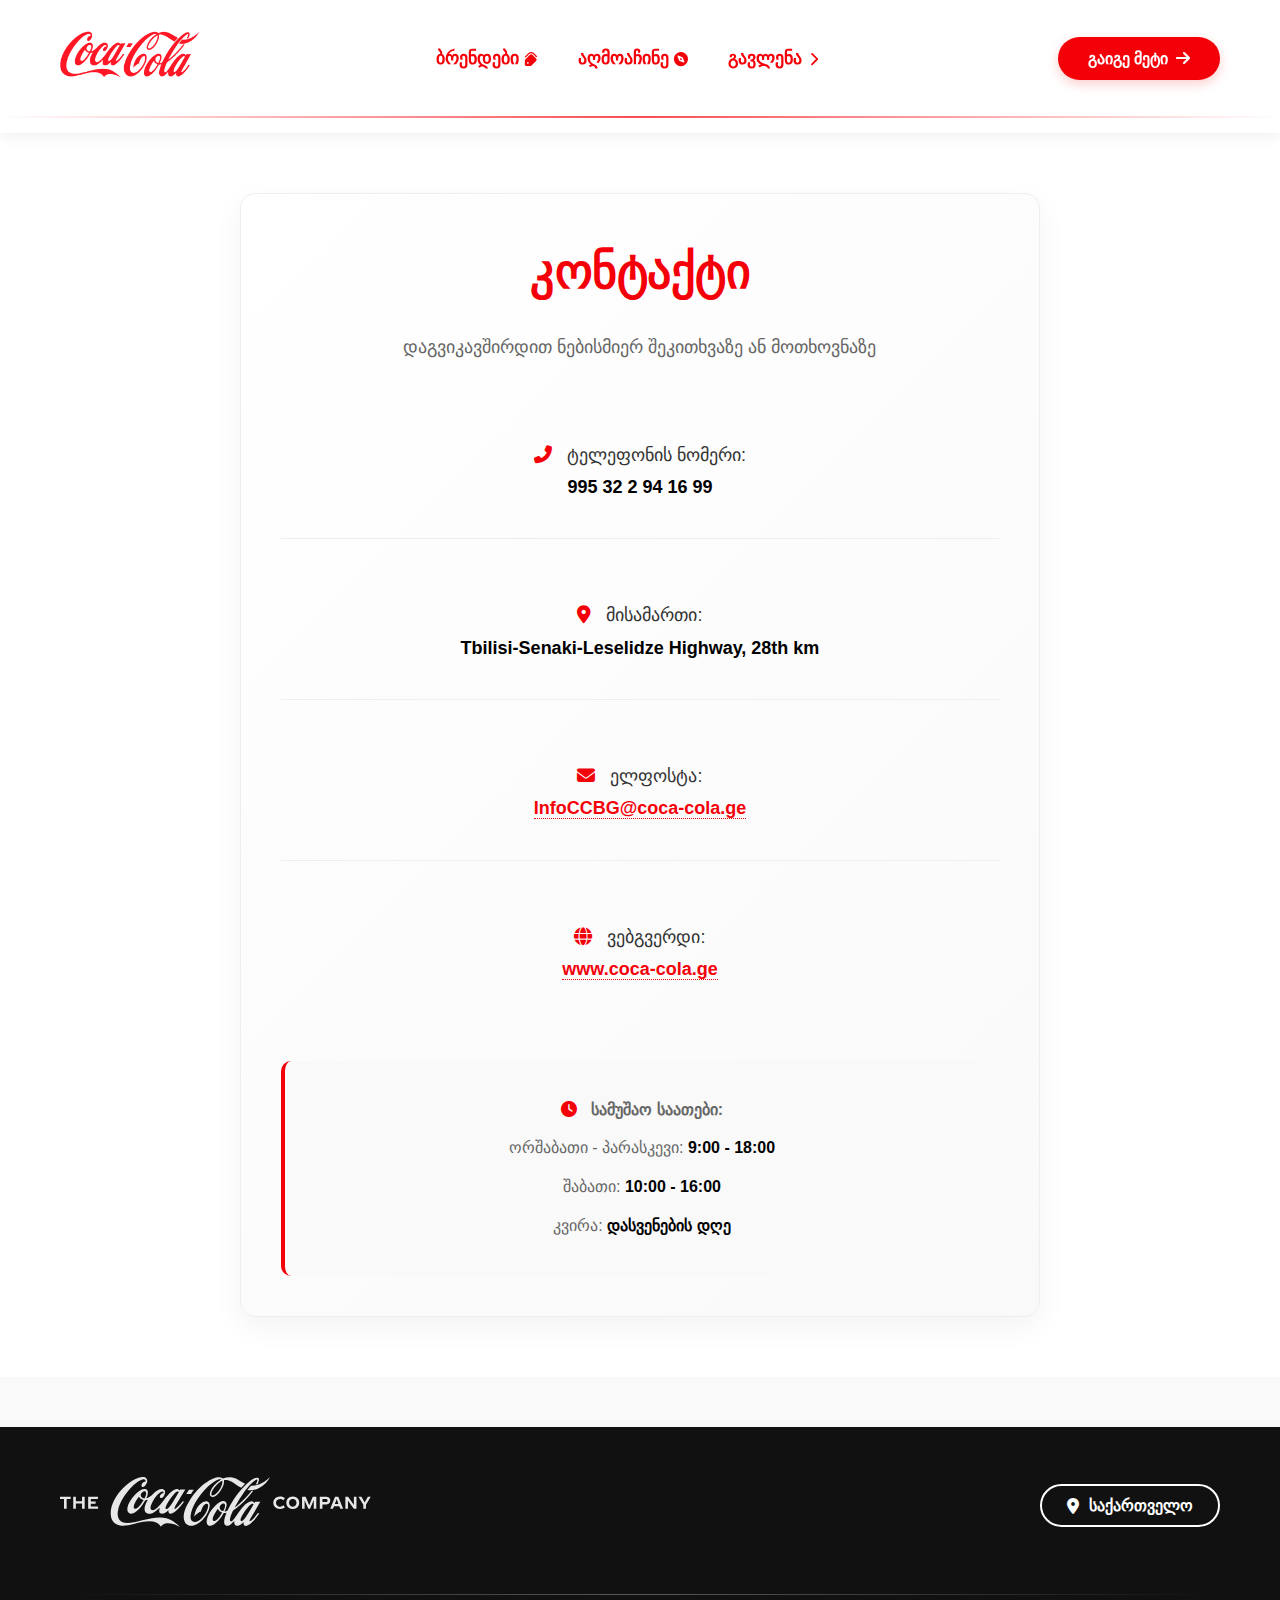
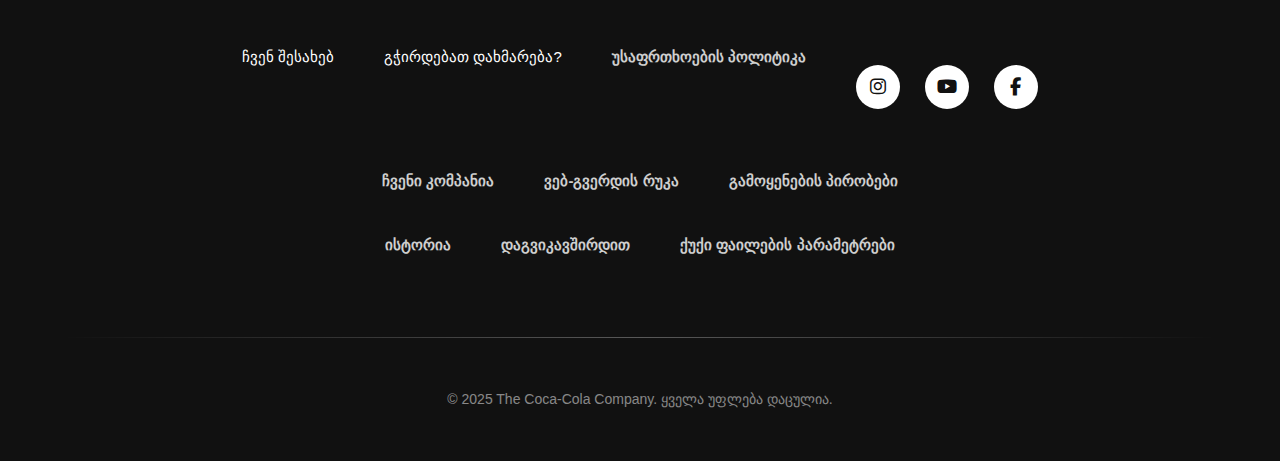
<file: coca-cola/contact.html>
<!DOCTYPE html>
<html lang="ka">
<head>
    <meta charset="UTF-8">
    <meta name="viewport" content="width=device-width, initial-scale=1.0">
    <meta name="description" content="კოკა-კოლა საქართველო - დაგვიკავშირდით">
    <link rel="stylesheet" href="https://cdnjs.cloudflare.com/ajax/libs/font-awesome/6.4.0/css/all.min.css">
    <link rel="stylesheet" href="contact.css">
    <title>კოკა-კოლა - კონტაქტი</title>
</head>
<body>
    <header>
        <div class="container">
            <div class="wrapper">
                <a href="index.html" aria-label="მთავარი გვერდი">
                    <div class="logo">
                        <img class="coca-cola-companylogo" src="img/Coca-Cola-Logo.png" alt="Coca-Cola Logo" loading="lazy">
                    </div>
                </a>
            </div>
            
            <button class="menu-toggle" id="menuToggle" aria-label="ნავიგაციის მენიუ">
                <i class="fas fa-bars"></i>
            </button>
            
            <nav id="mainNav">
                <ul>
                    <li><a href="brands.html">ბრენდები <i class="fas fa-tags"></i></a></li>
                    <li><a href="discover.html">აღმოაჩინე <i class="fas fa-compass"></i></a></li>
                    <li class="dropdown">
                        <a href="#">გავლენა <i class="fas fa-chevron-down"></i></a>
                        <ul class="dropdown-menu">
                            <li><a href="sustainability.html">კომპანია <i class="fas fa-building"></i></a></li>
                            <li><a href="media.html">მედია <i class="fas fa-newspaper"></i></a></li>
                        </ul>
                    </li>
                </ul>
            </nav>
            
            <button class="btn1">
                <a href="https://www.coca-colacompany.com/">გაიგე მეტი <i class="fas fa-arrow-right"></i></a>
            </button>
        </div>
        <div class="line1"></div>
    </header>
    
    <main>
        <div class="container1">
            <div class="row">
                <div class="title">
                    <h1>კონტაქტი</h1>
                    <p class="subtitle">დაგვიკავშირდით ნებისმიერ შეკითხვაზე ან მოთხოვნაზე</p>
                </div>
                
                <div class="contact-info">
                    <div class="contact-item">
                        <p><i class="fas fa-phone-alt" style="color: #f40009; margin-right: 10px;"></i> ტელეფონის ნომერი: 
                        <br><b>995 32 2 94 16 99</b></p>
                    </div>
                    
                    <div class="contact-item">
                        <p><i class="fas fa-map-marker-alt" style="color: #f40009; margin-right: 10px;"></i> მისამართი: 
                        <br><b>Tbilisi-Senaki-Leselidze Highway, 28th km</b></p>
                    </div>
                    
                    <div class="contact-item">
                        <p><i class="fas fa-envelope" style="color: #f40009; margin-right: 10px;"></i> ელფოსტა: 
                        <br><b><a href="mailto:InfoCCBG@coca-cola.ge">InfoCCBG@coca-cola.ge</a></b></p>
                    </div>
                    
                    <div class="contact-item">
                        <p><i class="fas fa-globe" style="color: #f40009; margin-right: 10px;"></i> ვებგვერდი: 
                        <br><b><a href="https://www.coca-cola.ge" target="_blank" rel="noopener">www.coca-cola.ge</a></b></p>
                    </div>
                </div>
                
                <div class="contact-hours">
                    <p><i class="fas fa-clock" style="color: #f40009; margin-right: 10px;"></i> <strong>სამუშაო საათები:</strong></p>
                    <p>ორშაბათი - პარასკევი: <b>9:00 - 18:00</b></p>
                    <p>შაბათი: <b>10:00 - 16:00</b></p>
                    <p>კვირა: <b>დასვენების დღე</b></p>
                </div>
            </div>
        </div>
    </main>
    
    <footer class="all">
        <div class="main-content4">
            <div class="end">
                <div class="end-logo">
                    <img class="balck-logo" src="img/logo-white-large.svg" alt="Coca-Cola Logo" loading="lazy">
                </div>
                <div class="georgian">
                    <button class="locat">
                        <a href="https://www.coca-cola.com/country-selector" target="_blank" rel="noopener">
                            <i class="fas fa-location-dot"></i> საქართველო
                        </a>
                    </button>
                </div>
            </div>
            
            <div class="line2"></div>
            
            <div class="about-us1">
                <div class="span-end">
                    <span class="spn1">ჩვენ შესახებ</span>
                    <span class="spn1">გჭირდებათ დახმარება?</span>
                    <span class="spn1">
                        <a href="security.html"><strong>უსაფრთხოების პოლიტიკა</strong></a>
                    </span>
                    
                    <div class="icon3">
                        <div class="rotate">
                            <div class="soc">
                                <a href="https://www.instagram.com/cocacola_geo" target="_blank" rel="noopener" aria-label="Instagram">
                                    <i class="fab fa-instagram"></i>
                                </a>
                            </div>
                        </div>
                        <div class="rotate2">
                            <div class="soc">
                                <a href="https://youtube.com/@coca-colabottlersgeorgia" target="_blank" rel="noopener" aria-label="YouTube">
                                    <i class="fab fa-youtube"></i>
                                </a>
                            </div>
                        </div>
                        <div class="rotate3">
                            <div class="soc">
                                <a href="https://www.facebook.com/cocacolage" target="_blank" rel="noopener" aria-label="Facebook">
                                    <i class="fab fa-facebook-f"></i>
                                </a>
                            </div>
                        </div>
                    </div>
                </div>
                
                <div class="span-end1">
                    <span class="spn1">
                        <a href="https://www.coca-colacompany.com/about-us"><strong>ჩვენი კომპანია</strong></a>
                    </span>
                    <span class="spn1">
                        <a href="ruca.html"><strong>ვებ-გვერდის რუკა</strong></a>
                    </span>
                    <span class="spn1">
                        <a href="avtor.html"><strong>გამოყენების პირობები</strong></a>
                    </span>
                </div>
                
                <div class="span-end2">
                    <span class="spn1">
                        <a href="history.html"><strong>ისტორია</strong></a>
                    </span>
                    <span class="spn1">
                        <a href="contact.html"><strong>დაგვიკავშირდით</strong></a>
                    </span>
                    <span class="spn1">
                        <a href="quqi.html"><strong>ქუქი ფაილების პარამეტრები</strong></a>
                    </span>
                </div>
            </div>
            
            <div class="padd">
                <div class="line2"></div>
            </div>
            
            <div class="weli">
                © 2025 The Coca‑Cola Company. ყველა უფლება დაცულია.
            </div>
        </div>
    </footer>
    
    <!-- Scroll to Top Button -->
    <a href="#" class="scroll-to-top" id="scrollToTop" aria-label="ბრუნდება ზევით">
        <i class="fas fa-chevron-up"></i>
    </a>
    
    <script src="contact.js"></script>
</body>
</html>
</file>
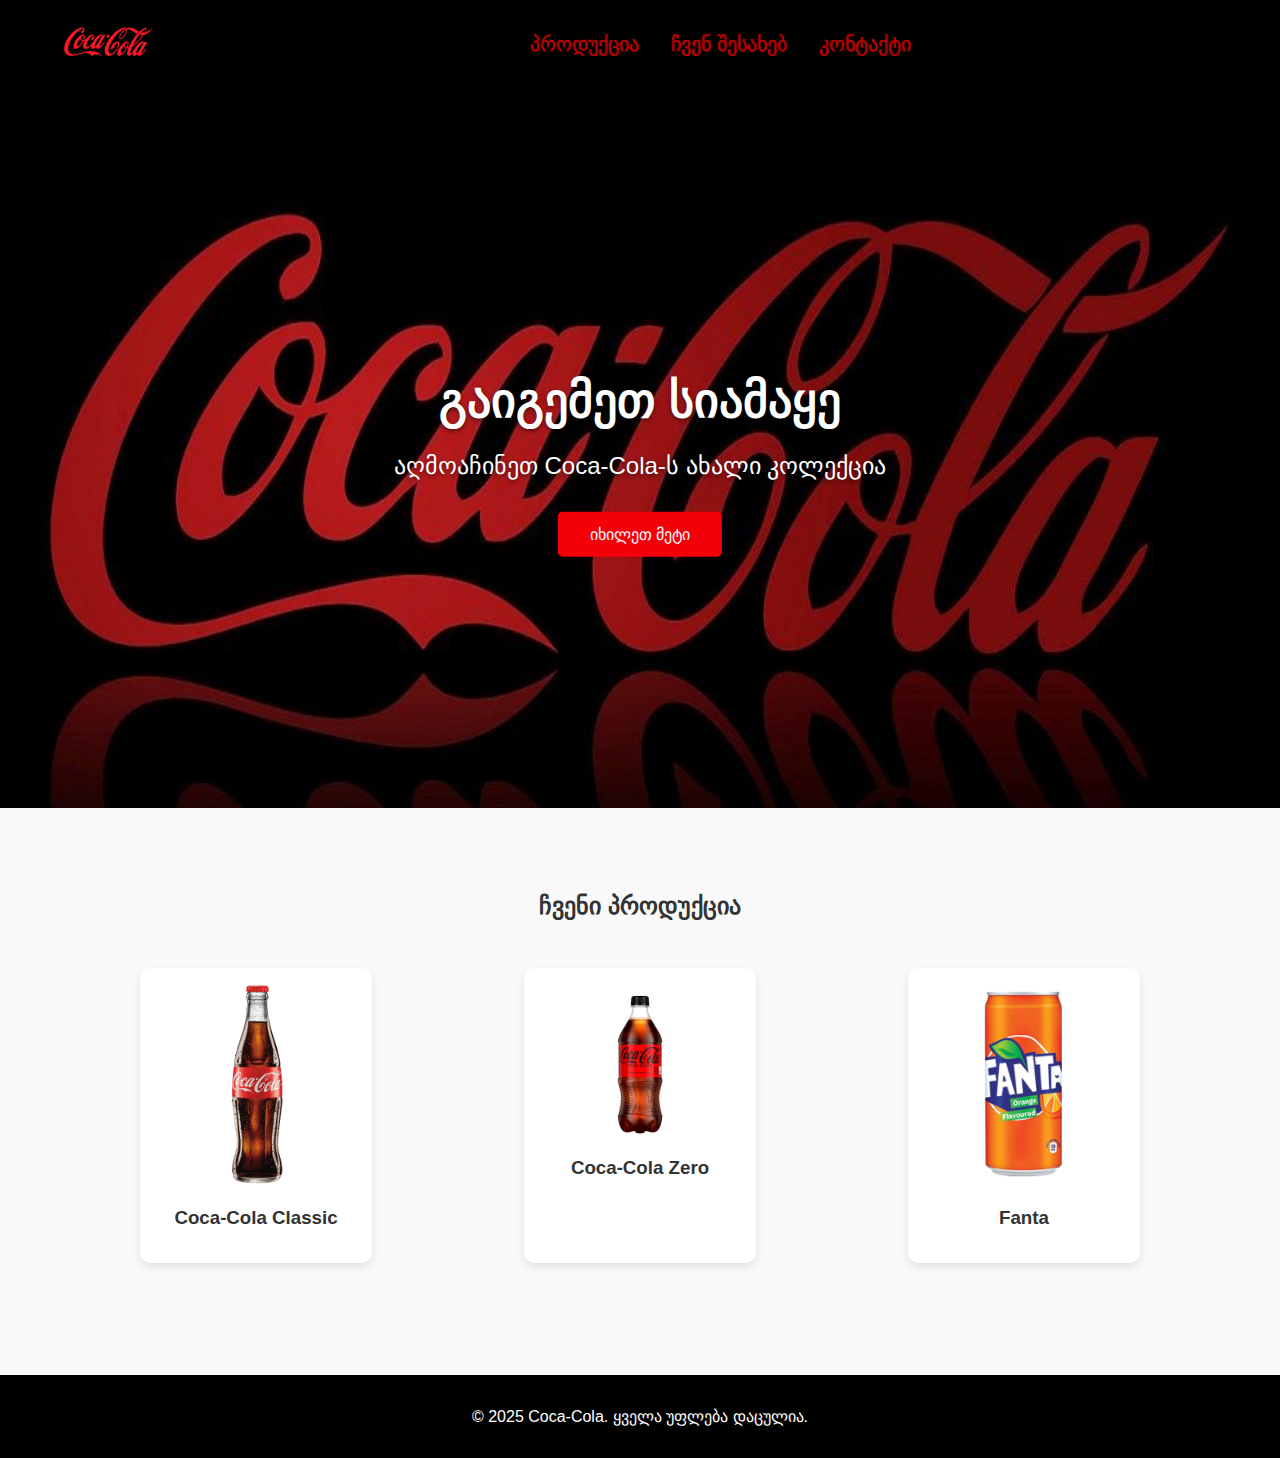
<file: coca-cola/index2.html>
<!DOCTYPE html>
<html lang="ka">
   <head>
      <meta charset="UTF-8">
      <meta name="viewport" content="width=device-width, initial-scale=1.0">
      <link rel="stylesheet" href="https://cdnjs.cloudflare.com/ajax/libs/font-awesome/6.4.0/css/all.min.css">
      <title>Coca-Cola - მსგავსი საიტი</title>
      <link rel="stylesheet" href="styles2.css">
   </head>
   <body>
      <header>
         <nav>
            <div class="logo">
              <a href="index.html"><img src="img/Coca-Cola-Logo.png" alt="Coca-Cola Logo"></a>
            </div>
            <ul class="nav-links">
               <li><a href="#section1">პროდუქცია</a></li>
               <li><a href="index.html">ჩვენ შესახებ</a></li>
               <li><a href="https://www.coca-cola.com/us/en">კონტაქტი</a></li>
            </ul>
            <div class="burger">
               <div class="line1"></div>
               <div class="line2"></div>
               <div class="line3"></div>
            </div>
         </nav>
      </header>
      <main>
         <section class="hero">
            <div class="hero-image">
               <img src="img/97527555c355bf1b8a9006d41c24900e.jpg" alt="">
            </div>
            <div class="hero-content">
               <h1>გაიგემეთ სიამაყე</h1>
               <p>აღმოაჩინეთ Coca-Cola-ს ახალი კოლექცია</p>
               <a href="https://www.coca-cola.com/us/en/brands/coca-cola"><button class="btn">იხილეთ მეტი</button></a>
            </div>
         </section>
         <section class="products">
            <section id="section1">
            <h2>ჩვენი პროდუქცია</h2>
            </section>
            <div class="product-grid">
               <div class="product-card">
                 <a href="https://www.coca-cola.com/us/en/brands/coca-cola"> <img src="img/[CITYPNG.COM]HD Cold Glass Coca Cola Bottle Transparent PNG - 2000x2000.png" alt="Coca-Cola Classic"></a>
                  <h3>Coca-Cola Classic</h3>
               </div>
               <div class="product-card">
                  <a href="https://www.coca-cola.com/us/en/brands/diet-coke"><img src="img/width1960 (8).webp" alt="Coca-Cola Zero"></a>
                  <h3>Coca-Cola Zero</h3>
               </div>
               <div class="product-card">
                  <a href="https://www.coca-cola.com/us/en/brands/fanta"><img src="img/Fanta-PNG-Photo.png" alt="Fanta"></a>
                  <h3>Fanta</h3>
               </div>
            </div>
         </section>
      </main>
      <footer>
         <p>&copy; 2025 Coca-Cola. ყველა უფლება დაცულია.</p>
      </footer>
      <script src="script2.js"></script>
   </body>
</html>
</file>
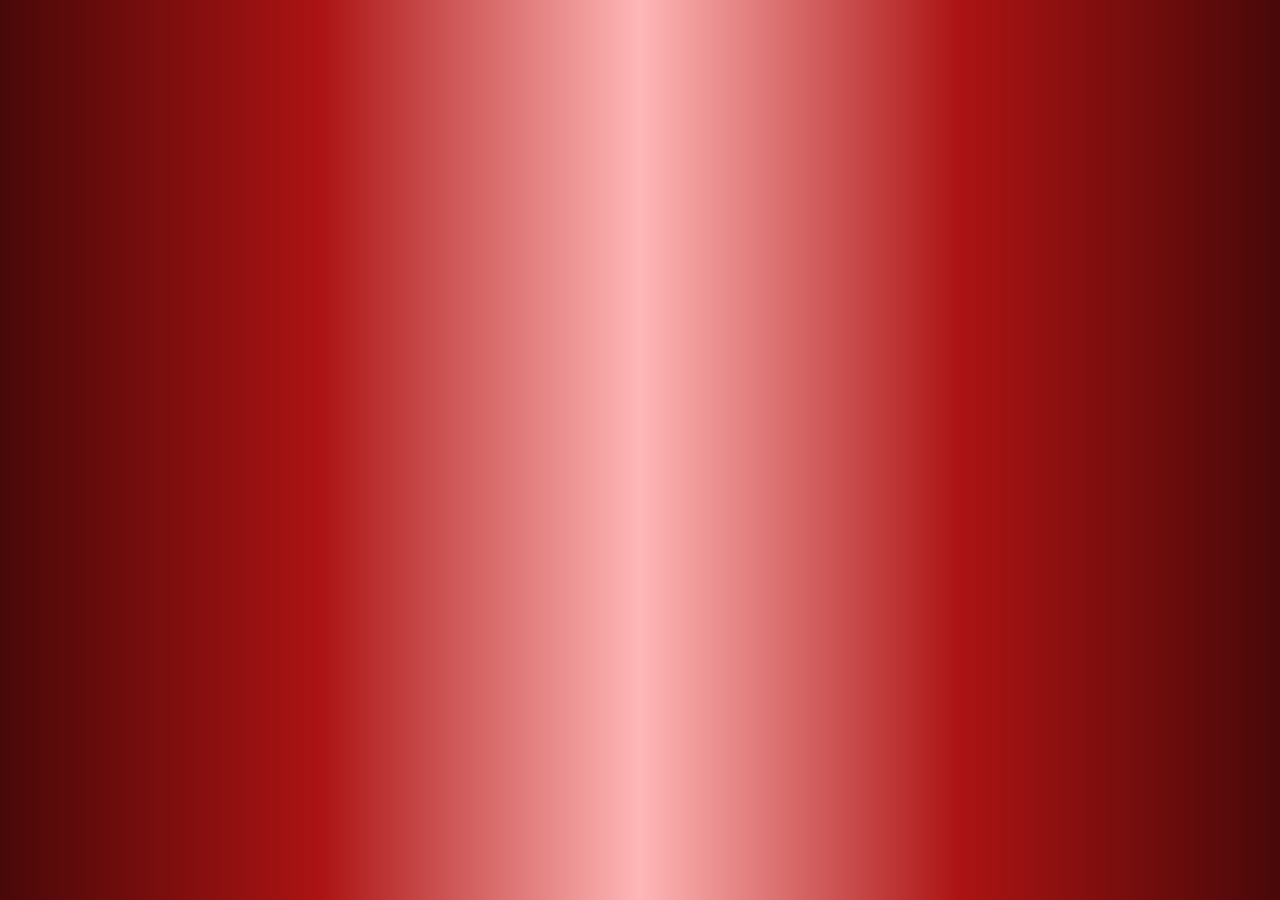
<file: coca-cola/quqi.html>
<!DOCTYPE html>
<html lang="ka">
<head>
    <meta charset="UTF-8">
    <meta name="viewport" content="width=device-width, initial-scale=1.0">
    <link rel="stylesheet" href="quqi.css">
    <title>ქუქი პარამეტრების ფანჯარა</title>
</head>
<body>

    <!-- აი ეს ტექსტი ჩასვი სადაც გინდა -->
    <!-- <div style="padding: 50px;"> -->
        <!-- <h1>ჩემი საიტი</h1>
        <p>ეს არის ნორმალური ტექსტი საიტზე. 
           <button class="cookie-link" id="openCookieSettings">ქუქი ფაილები</button>
           დააჭირეთ ამ ტექსტს რომ გაიხსნას ქუქი პარამეტრები.
        </p>
        
        <p>ან აქ: <span class="cookie-link" id="openCookieSettings2">ქუქი პარამეტრები</span></p>
        
        <p>ფუტერში: <a href="#cookie-settings" class="cookie-link">ქუქი პარამეტრები</a></p>
    </div> -->

    <!-- ბნელი ფონი -->
    <div class="modal-overlay" id="cookieOverlay"></div>

    <!-- ქუქი პარამეტრების ფანჯარა -->
    <div class="cookie-modal" id="cookieModal">
        <button class="close-btn" id="closeModal">&times;</button>
        
        <h2 style="margin-top: 0; color: #333;">ქუქი პარამეტრები</h2>
        
        <p style="color: #666; font-size: 14px;">
            ჩვენ ვიყენებთ ქუქი ფაილებს საიტის მუშაობისთვის. აირჩიეთ რომელი ქუქი ფაილების დაშვება გსურთ.
        </p>

        <div class="cookie-category">
            <div class="category-header">
                <strong>აუცილებელი ქუქი ფაილები</strong>
                <label class="switch">
                    <input type="checkbox" checked disabled>
                    <span class="slider round"></span>
                </label>
            </div>
            <p style="font-size: 13px; color: #555; margin: 5px 0 0 0;">
                ეს ქუქი ფაილები აუცილებელია საიტის ძირითადი ფუნქციებისთვის და არ შეიძლება გამორთვა.
            </p>
        </div>

        <div class="cookie-category">
            <div class="category-header">
                <strong>ფუნქციონალური ქუქი ფაილები</strong>
                <label class="switch">
                    <input type="checkbox" id="functionalCookies" checked>
                    <span class="slider round"></span>
                </label>
            </div>
            <p style="font-size: 13px; color: #555; margin: 5px 0 0 0;">
                ეს ქუქი ფაილები საშუალებას გვაძლევს დავიმახსოვროთ თქვენი პარამეტრები და პრეფერენციები.
            </p>
        </div>

        <div class="cookie-category">
            <div class="category-header">
                <strong>ანალიტიკური ქუქი ფაილები</strong>
                <label class="switch">
                    <input type="checkbox" id="analyticsCookies" checked>
                    <span class="slider round"></span>
                </label>
            </div>
            <p style="font-size: 13px; color: #555; margin: 5px 0 0 0;">
                ეს ქუქი ფაილები გვეხმარება გავიგოთ როგორ ხარჯავთ მომხმარებლები დროს საიტზე.
            </p>
        </div>

        <div class="cookie-category">
            <div class="category-header">
                <strong>მარკეტინგული ქუქი ფაილები</strong>
                <label class="switch">
                    <input type="checkbox" id="marketingCookies">
                    <span class="slider round"></span>
                </label>
            </div>
            <p style="font-size: 13px; color: #555; margin: 5px 0 0 0;">
                ეს ქუქი ფაილები გამოიყენება რეკლამებისთვის და მარკეტინგული ანალიზისთვის.
            </p>
        </div>

        <div style="margin-top: 25px; text-align: right;">
            <button class="cookie-btn reject-btn" id="rejectAllCookies">უარყოფა ყველა</button>
            <button class="cookie-btn save-btn" id="saveCookieSettings">შენახვა და დახურვა</button>
            <button class="cookie-btn accept-all" id="acceptAllCookies">მიღება ყველა</button>
        </div>
    </div>

    <script src="quqi.js">
     
    </script>
</body>
</html>
</file>
<file: coca-cola/styles.css>
*{
    padding: 0;
    margin: 0;
    box-sizing: border-box;
    /* overflow-x: hidden; */
}
.container,
.wrapper,
.logo,
nav ul li a{
    display: flex;
    justify-content: center;
    align-items: center;
}
.container,
.wrapper,
.logo,
nav ul li a{
    justify-content: space-around;
}
header{
    padding-top: 20px;
}
.coca-cola-companylogo{
    width: 150px;
}
nav ul li{
    font-size: 25px;
    display: flex;
    list-style: none;
}
ul{
    gap: 30px;
    display: flex;
}
a:hover{
    color: black;
    transition: .5s;
}
a:hover i {
    transform: rotate(360deg);
    transition: .1s;
}
a i{
    transform: rotate(270deg);
    transition: .1s;
}
a{
    transition: .5s;
    display: flex;
    text-decoration: none;
    color: red;
}
.line1{
    height: 2px;
    width: 100%; 
    background: linear-gradient(90deg, transparent 0%, red 50%, transparent 100%); 
    margin-top: 15px;
}
.btn1 {
    all: unset; 
    cursor: pointer;
    display: inline-block;
    background-color: red;
    color: white;
    font-size: 20px;
    padding: 15px 40px;
    border-radius: 20px;
    box-shadow: 0 4px 15px rgba(255, 0, 0, 0.3);
    transition: .5s;
}
.btn1:hover {
    transition: .5s;
    background-color: black;
    box-shadow: 0 4px 15px rgba(24, 0, 0, 0.3);
}
.btn1 a {
    color: white;
    text-decoration: none;
}
.dropdown {
    position: relative;
}
.dropdown-menu {
    position: absolute;
    top: 100%;
    left: 0;
    background: white;
    list-style: none;
    padding: 0;
    margin: 0;
    min-width: 200px;
    box-shadow: 0 4px 10px rgba(0,0,0,0.1);
    overflow: hidden;
    max-height: 0;
    display: flex;
    flex-direction: column;
    transition: max-height 0.4s ease;
}
.dropdown-menu li a {
    padding: 10px 20px;
    color: red;
    text-decoration: none;
    display: block;
    transition: .5s;
}
.dropdown-menu li a:hover{
    color: black;
    transition: .5s;
}
.dropdown-menu li a:hover {
    background: white;
}
.dropdown:hover .dropdown-menu {
    box-shadow: 1px 1px 10px 1px rgb(190, 190, 190);
    max-height: 300px;
}
.dropdown a i {
    transition: transform 0.5s ease;
}
.main-content {
    position: relative;
    height: calc(100vh - 82px);
    display: flex;
    justify-content: center;
    align-items: center;
    overflow: hidden;
}
.red-circle {
    position: absolute;
    width: 600px;
    height: 600px;
    background-color: rgba(255, 0, 0, 0.338);
    border-radius: 50%;
    z-index: -1;
    animation: pulse 8s infinite alternate;
}
.bottle-container {
    display: flex;
    align-items: center;
    gap: 80px;
    margin-top: -40px;
}
.bottle {
    margin-left: -300px;
    width: 550px;
    filter: drop-shadow(0 10px 20px rgba(0, 0, 0, 0.2));
    transition: transform 0.5s ease;
    animation: float 3s ease-in-out infinite;
}
.bottle:hover {
    transform: scale(1.05);
}
.slideshow-container img{
    width: 350px;
}
.slideshow-container {
    width: 420px;
    height: 500px;
    background-color: white;
    border-radius: 20px;
    box-shadow: 0 10px 30px rgba(0, 0, 0, 0.1);
    overflow: hidden;
    position: relative;
}
.slide {
    position: absolute;
    width: 100%;
    height: 100%;
    padding: 40px;
    display: flex;
    flex-direction: column;
    justify-content: center;
    opacity: 0;
    transition: opacity 0.5s ease;
}
.slide.active {
    opacity: 1;
}
.slide h3 {
    color: red;
    font-size: 24px;
    margin-bottom: 20px;
}
.slide p {
    color: black;
    font-size: 16px;
    line-height: 1.6;
    margin-bottom: 25px;
}
.slideshow-controls {
    position: absolute;
    bottom: 20px;
    left: 0;
    width: 100%;
    display: flex;
    justify-content: center;
    align-items: center;
    gap: 20px;
}
.prev-btn, .next-btn {
    background: none;
    border: none;
    color: red;
    font-size: 20px;
    cursor: pointer;
    transition: transform 0.3s ease;
}
.prev-btn:hover, .next-btn:hover {
    transform: scale(1.2);
}
.dots-container {
    display: flex;
    gap: 10px;
}
.dot {
    width: 10px;
    height: 10px;
    border-radius: 50%;
    background-color: #ccc;
    cursor: pointer;
    transition: background-color 0.3s ease;
}
.dot.active {
    background-color: red;
}
.floating-bubbles {
    position: absolute;
    width: 100%;
    height: 100%;
    top: 0;
    left: 0;
    z-index: -2;
    overflow: hidden;
}
.bubble {
    position: absolute;
    background-color: rgba(255, 0, 0, 0.589);
    border-radius: 50%;
    animation: float-up linear infinite;
}
.bubble:nth-child(1) {
    width: 40px;
    height: 40px;
    left: 10%;
    top: 10%;
    animation-duration: 5s;
}
.bubble:nth-child(2) {
    width: 25px;
    height: 25px;
    left: 25%;
    top: 30%;
    animation-duration: 9s;
    animation-delay: 2s;
}
.bubble:nth-child(3) {
    width: 50px;
    height: 50px;
    left: 70%;
    top: 20%;
    animation-duration: 13s;
    animation-delay: 1s;
}
.bubble:nth-child(4) {
    width: 30px;
    height: 30px;
    left: 50%;
    top: 50%;
    animation-duration: 14s;
}
.bubble:nth-child(5) {
    width: 20px;
    height: 20px;
    left: 80%;
    top: 70%;
    animation-duration: 10s;
    animation-delay: 3s;
}
@keyframes float {
    0%, 100% {
        transform: translateY(0);
    }
    50% {
        transform: translateY(-20px);
    }
}
@keyframes pulse {
    0% {
        transform: scale(0.9);
        opacity: 0.7;
    }
    100% {
        transform: scale(1.1);
        opacity: 0.9;
    }
}
@keyframes float-up {
    0% {
        transform: translateY(100vh) scale(0.5);
        opacity: 0;
    }
    50% {
        opacity: 0.4;
    }
    100% {
        transform: translateY(-100px) scale(1);
        opacity: 0;
    }
}
@media (max-width: 768px) {
    .bottle-container {
        flex-direction: column;
        gap: 40px;
    }   
    .bottle {
        width: 200px;
    }
    .slideshow-container {
        width: 320px;
        height: 350px;
    }
}

.all-brends{
    margin: 0;
    padding: 0;
    display: flex;
    justify-content: center; /* ჰორიზონტალურად ცენტრი */
    align-items: center;     /* ვერტიკალურად ცენტრი */
    height: 500px;
    transform: translateX(-70px);
}

  .photo-grid {
    display: grid;
    grid-template-columns: repeat(3, 150px); /* 3 ფოტო თითო ხაზზე */
    grid-gap: 80px; /* დაშორება ფოტოების შორის */
  }

  .photo-grid a img {
    width: 200px;  /* ერთნაირი ზომა */
    height: 200px;
    object-fit: cover; /* ფოტო არ დამახინჯდეს */
    border-radius: 10px; /* უნაგირო კუთხეები */
    transition: transform 0.3s;
  }

  .photo-grid a img:hover {
    transform: scale(1.1); /* ჰოვერზე იზრდება */
  }
.main-content3{
    padding-top: 70px;
    height: 750px;
    /* background-color: red; */
}
.circle2{
    position: absolute;
    transform: translateX(-200px);
    width: 600px;
    height: 600px;
    background-color: rgb(202, 1, 1);
    border-radius: 60% 90% 60%;
    z-index: -1;
}
.qila{
    margin-top: 40px;
    margin-left: -100px;
    transform: rotate(380deg);
    width: 800px;
}
.circle3{
     position: absolute;
    transform: translateX(925px);
    width: 600px;
    height: 600px;
    background-color: rgb(202, 1, 1);
    border-radius: 50% 20% 20%;
    z-index: -1;
}
h1{
    transform: translateX(100px);
    margin-top: 100px;
    color: white;
}
span{
    z-index: 1;
    font-size: 10px;
    color: white;
}
.text{
    font-size: 20px;
    padding-top: 60px;
    transform: translateX(50px);
}
body{
    overflow-x: hidden;
}
.bbubble {
    position: absolute;
    bottom: -680px;
    background: rgba(255, 0, 0, 0.61);
    border-radius: 50%;
    opacity: 0.6;
    animation-name: rise;
    animation-timing-function: linear;
    animation-iteration-count: infinite;
  }

  /* სხვადასხვა ზომები და პოზიციები */
  .bbubble:nth-child(1) {
    width: 20px;
    height: 20px;
    left: 10%;
    animation-duration: 8s;
    animation-delay: 0s;
  }
  .bbubble:nth-child(2) {
    width: 15px;
    height: 15px;
    left: 25%;
    animation-duration: 6s;
    animation-delay: 2s;
  }
  .bbubble:nth-child(3) {
    width: 25px;
    height: 25px;
    left: 40%;
    animation-duration: 7s;
    animation-delay: 4s;
  }
  .bbubble:nth-child(4) {
    width: 10px;
    height: 10px;
    left: 55%;
    animation-duration: 5s;
    animation-delay: 1s;
  }
  .bbubble:nth-child(5) {
    width: 18px;
    height: 18px;
    left: 70%;
    animation-duration: 9s;
    animation-delay: 3s;
  }
  .bbubble:nth-child(6) {
    width: 12px;
    height: 12px;
    left: 80%;
    animation-duration: 6.5s;
    animation-delay: 5s;
  }
  .bbubble:nth-child(7) {
    width: 22px;
    height: 22px;
    left: 90%;
    animation-duration: 7.5s;
    animation-delay: 6s;
  }

  /* ბუშტის ანიმაცია: ზემოთ ასვლა და გამქრობა */
  @keyframes rise {
    0% {
      transform: translateY(0) scale(1);
      opacity: 0.6;
    }
    50% {
      opacity: 1;
    }
    100% {
      transform: translateY(-110vh) scale(1.3);
      opacity: 0;
    }
  }
  .all{
    padding-top: 100px;
  }
  .main-content4{
    padding-top: 100px;
    height: 500px;
    background-color: black;
  }
  .end-logo img{
    height: 50px;
  }
  .end{
    display: flex;
    justify-content: center;
    justify-content: space-around;
  }
  button a{
    color: white;
    text-decoration: none;
  }
  .locat{
    border: solid  white;
    border-radius: 20px;
    font-size: 20px;
    padding:5px 10px;
    background-color: black;
    color: white;
    transition: .5s;
    i{
        transform: translateX(-4px);
    }
  }
  .locat:hover{
    border: solid  white;
    box-shadow: 1px 1px 20px white;
    background-color: white;
    color: black;
    transition: .5s;
    i{
        transform: translateX(-4px);
    }
  }

  .line2{
    height: 2px;
    width: 100%; 
    background: linear-gradient(90deg, transparent 0%, white 50%, transparent 100%); 
    margin-top: 15px;
  }
  .span-end{
    padding-top: 50px;
    display: flex;
    padding-left: 270px;
    gap: 40px;
    color: white;
  }
  .spn1{
    font-size: 15px;
  }
  .spn1 a{
    text-decoration: none;
    color: white;
  }
  .span-end1{
     padding-top: 30px;
    display: flex;
    padding-left: 270px;
    gap: 40px;
    color: white;
  }
  .span-end2{
     padding-top: 20px;
    display: flex;
    padding-left: 270px;
    gap: 40px;
    color: white;
  }
  .soc a{
    text-decoration: none;
    display: flex;
    background-color: white;
    color: black;
    border-radius: 50%;
    padding: 5px;
  }
  .icon3{
    gap: 20px;
    display: flex;
    padding-left: 310px;
  }
.rotate{
    transform: rotate(90deg);
    transition: 1s;
}
    .rotate:hover{
        transform: rotate(360deg);
        transition: 1s;
    }
.rotate2{
    transform: rotate(90deg);
    transition: 1s;
}
    .rotate2:hover{
        transform: rotate(360deg);
        transition: 1s;
    }
.rotate3{
    transform: rotate(90deg);
    transition: 1s;
}
    .rotate3:hover{
        transform: rotate(360deg);
        transition: 1s;
    }
    .padd{
        padding-top: 50px;
    }
.weli{
    color: rgb(172, 172, 172);
    padding-top: 20px;
    transform: translateX(920px);
}
.brand-title{
    padding-top: 40px;
    padding-bottom: 60px;
}
h3{
    display: flex;
    justify-content: center;
    transform: translateX(-40px);
    font-size: 40px;
}
/* ==================== */
/* ძირითადი რესპონსივი სტილები */
/* ==================== */

/* დიდი დესკტოპი (> 1200px) - არსებული სტილები */

/* საშუალო დესკტოპი / ტაბლეტი ლანდსკეიპში (1024px - 1200px) */
@media (max-width: 1200px) {
    .bottle-container {
        gap: 60px;
    }
    
    .bottle {
        width: 450px;
        margin-left: -200px;
    }
    
    .slideshow-container {
        width: 380px;
        height: 480px;
    }
    
    .slideshow-container img {
        width: 320px;
    }
    
    .qila {
        width: 650px;
        margin-left: -70px;
    }
    
    .circle2 {
        width: 500px;
        height: 500px;
        transform: translateX(-150px);
    }
    
    .circle3 {
        width: 500px;
        height: 500px;
        transform: translateX(750px);
    }
    
    .all-brends {
        transform: translateX(-30px);
    }
    
    .photo-grid {
        grid-template-columns: repeat(3, 160px);
        grid-gap: 60px;
    }
    
    .photo-grid a img {
        width: 180px;
        height: 180px;
    }
}

/* ტაბლეტი (768px - 1023px) */
@media (max-width: 1023px) {
    .wrapper {
        flex-wrap: wrap;
        padding: 0 20px;
    }
    
    .logo, nav {
        width: 100%;
        justify-content: center;
        margin-bottom: 15px;
    }
    
    .coca-cola-companylogo {
        width: 130px;
    }
    
    nav ul {
        justify-content: center;
        flex-wrap: wrap;
    }
    
    nav ul li {
        font-size: 22px;
    }
    
    .btn1 {
        font-size: 18px;
        padding: 12px 35px;
        margin-top: 10px;
    }
    
    .bottle-container {
        flex-direction: column;
        gap: 40px;
        margin-top: 20px;
    }
    
    .bottle {
        width: 300px;
        margin-left: 0;
        order: 2;
    }
    
    .slideshow-container {
        width: 350px;
        height: 420px;
        order: 1;
    }
    
    .slideshow-container img {
        width: 280px;
    }
    
    .red-circle {
        width: 500px;
        height: 500px;
    }
    
    .main-content3 {
        padding-top: 50px;
        height: 700px;
    }
    
    .circle2 {
        width: 400px;
        height: 400px;
        transform: translateX(-120px);
    }
    
    .circle3 {
        width: 400px;
        height: 400px;
        transform: translateX(550px);
    }
    
    .qila {
        width: 500px;
        margin-left: -30px;
    }
    
    h1 {
        transform: translateX(0);
        text-align: center;
        font-size: 32px;
        margin-top: 60px;
        padding: 0 20px;
    }
    
    .text {
        transform: translateX(0);
        padding: 0 40px;
        text-align: center;
        font-size: 18px;
    }
    
    .all-brends {
        transform: translateX(0);
        height: 450px;
    }
    
    .photo-grid {
        grid-template-columns: repeat(3, 140px);
        grid-gap: 40px;
    }
    
    .photo-grid a img {
        width: 150px;
        height: 150px;
    }
    
    .brand-title {
        padding-top: 30px;
        padding-bottom: 40px;
    }
    
    h3 {
        font-size: 35px;
        transform: translateX(0);
    }
    
    /* Footer რესპონსივი */
    .end {
        flex-direction: column;
        align-items: center;
        gap: 25px;
        padding: 0 20px;
    }
    
    .span-end,
    .span-end1,
    .span-end2 {
        padding-left: 0;
        flex-wrap: wrap;
        justify-content: center;
        gap: 20px;
    }
    
    .icon3 {
        padding-left: 0;
        justify-content: center;
    }
    
    .weli {
        transform: translateX(0);
        text-align: center;
        padding-top: 15px;
    }
}

/* დიდი მობილური (576px - 767px) */
@media (max-width: 767px) {
    header {
        padding-top: 15px;
    }
    
    .coca-cola-companylogo {
        width: 110px;
    }
    
    nav ul {
        gap: 15px;
    }
    
    nav ul li {
        font-size: 20px;
    }
    
    .dropdown-menu {
        min-width: 180px;
    }
    
    .btn1 {
        font-size: 16px;
        padding: 10px 30px;
    }
    
    .main-content {
        height: auto;
        min-height: calc(100vh - 82px);
        padding: 30px 0;
    }
    
    .bottle {
        width: 250px;
    }
    
    .slideshow-container {
        width: 320px;
        height: 380px;
    }
    
    .slideshow-container img {
        width: 250px;
    }
    
    .slide {
        padding: 25px;
    }
    
    .slide h3 {
        font-size: 22px;
    }
    
    .slide p {
        font-size: 15px;
    }
    
    .red-circle {
        width: 400px;
        height: 400px;
    }
    
    .main-content3 {
        height: 600px;
    }
    
    .circle2,
    .circle3 {
        width: 300px;
        height: 300px;
    }
    
    .circle3 {
        transform: translateX(400px);
    }
    
    .qila {
        width: 380px;
    }
    
    h1 {
        font-size: 28px;
        margin-top: 40px;
    }
    
    .text {
        font-size: 16px;
        padding-top: 40px;
    }
    
    .all-brends {
        height: 400px;
    }
    
    .photo-grid {
        grid-template-columns: repeat(2, 140px);
        grid-gap: 30px;
    }
    
    .photo-grid a img {
        width: 150px;
        height: 150px;
    }
    
    .main-content4 {
        padding-top: 60px;
        height: auto;
        padding-bottom: 40px;
    }
    
    .end-logo img {
        height: 45px;
    }
    
    .locat {
        font-size: 18px;
        padding: 6px 12px;
    }
    
    .span-end,
    .span-end1,
    .span-end2 {
        flex-direction: column;
        gap: 12px;
        text-align: center;
    }
    
    .spn1 {
        font-size: 14px;
    }
    
    .icon3 {
        gap: 15px;
    }
    
    .padd {
        padding-top: 30px;
    }
    
    .bbubble {
        bottom: -550px;
    }
    
    h3 {
        font-size: 30px;
    }
    
    .brand-title {
        padding-bottom: 30px;
    }
}

/* პატარა მობილური (480px - 575px) */
@media (max-width: 575px) {
    .container {
        padding: 0 15px;
    }
    
    .coca-cola-companylogo {
        width: 100px;
    }
    
    nav ul {
        gap: 12px;
        flex-wrap: wrap;
        justify-content: center;
    }
    
    nav ul li {
        font-size: 18px;
    }
    
    .dropdown-menu {
        position: fixed;
        left: 50%;
        transform: translateX(-50%);
        min-width: 250px;
        z-index: 1000;
    }
    
    .btn1 {
        font-size: 15px;
        padding: 9px 25px;
        border-radius: 15px;
    }
    
    .bottle {
        width: 220px;
    }
    
    .slideshow-container {
        width: 300px;
        height: 360px;
    }
    
    .slideshow-container img {
        width: 230px;
    }
    
    .slide {
        padding: 20px;
    }
    
    .slideshow-controls {
        bottom: 15px;
    }
    
    .red-circle {
        width: 350px;
        height: 350px;
    }
    
    .main-content3 {
        height: 550px;
        padding-top: 30px;
    }
    
    .circle2,
    .circle3 {
        width: 250px;
        height: 250px;
    }
    
    .circle3 {
        transform: translateX(300px);
    }
    
    .qila {
        width: 320px;
    }
    
    h1 {
        font-size: 24px;
        margin-top: 30px;
    }
    
    .text {
        font-size: 15px;
        padding: 0 20px;
        padding-top: 30px;
    }
    
    .all-brends {
        height: 350px;
    }
    
    .photo-grid {
        grid-template-columns: repeat(2, 120px);
        grid-gap: 25px;
    }
    
    .photo-grid a img {
        width: 130px;
        height: 130px;
    }
    
    .end-logo img {
        height: 40px;
    }
    
    .locat {
        font-size: 16px;
        padding: 5px 10px;
    }
    
    .span-end,
    .span-end1,
    .span-end2 {
        gap: 10px;
    }
    
    .spn1 {
        font-size: 13px;
    }
    
    h3 {
        font-size: 26px;
    }
    
    .bbubble:nth-child(3),
    .bbubble:nth-child(4),
    .bbubble:nth-child(5) {
        display: none;
    }
}

/* ძალიან პატარა მობილური (< 480px) */
@media (max-width: 480px) {
    body {
        font-size: 14px;
    }
    
    .coca-cola-companylogo {
        width: 90px;
    }
    
    nav ul {
        gap: 8px;
    }
    
    nav ul li {
        font-size: 16px;
    }
    
    .line1 {
        margin-top: 10px;
    }
    
    .btn1 {
        font-size: 14px;
        padding: 8px 20px;
    }
    
    .bottle-container {
        gap: 30px;
    }
    
    .bottle {
        width: 180px;
        animation: float 4s ease-in-out infinite;
    }
    
    .slideshow-container {
        width: 280px;
        height: 340px;
    }
    
    .slideshow-container img {
        width: 210px;
    }
    
    .slide h3 {
        font-size: 20px;
        margin-bottom: 15px;
    }
    
    .slide p {
        font-size: 14px;
        margin-bottom: 20px;
    }
    
    .red-circle {
        width: 300px;
        height: 300px;
    }
    
    .main-content3 {
        height: 500px;
    }
    
    .circle2,
    .circle3 {
        width: 200px;
        height: 200px;
    }
    
    .circle3 {
        transform: translateX(250px);
    }
    
    .qila {
        width: 280px;
    }
    
    h1 {
        font-size: 22px;
        margin-top: 25px;
    }
    
    .text {
        font-size: 14px;
        padding-top: 25px;
    }
    
    .all-brends {
        height: 320px;
    }
    
    .photo-grid {
        grid-template-columns: repeat(2, 110px);
        grid-gap: 20px;
    }
    
    .photo-grid a img {
        width: 120px;
        height: 120px;
    }
    
    .main-content4 {
        padding-top: 40px;
    }
    
    .end {
        gap: 20px;
    }
    
    .end-logo img {
        height: 35px;
    }
    
    .line2 {
        margin-top: 10px;
    }
    
    .span-end,
    .span-end1,
    .span-end2 {
        gap: 8px;
    }
    
    .spn1 {
        font-size: 12px;
    }
    
    .icon3 {
        gap: 12px;
    }
    
    .soc a {
        padding: 4px;
    }
    
    .weli {
        padding-top: 10px;
        font-size: 12px;
    }
    
    h3 {
        font-size: 24px;
        padding: 0 15px;
        text-align: center;
    }
    
    /* ბუშტების შემცირება პატარა ეკრანებზე */
    .bubble:nth-child(3),
    .bubble:nth-child(4),
    .bubble:nth-child(5) {
        display: none;
    }
    
    .bbubble:nth-child(4),
    .bbubble:nth-child(5),
    .bbubble:nth-child(6),
    .bbubble:nth-child(7) {
        display: none;
    }
}

/* ძალიან პატარა ეკრანები (< 360px) */
@media (max-width: 360px) {
    .photo-grid {
        grid-template-columns: repeat(2, 95px);
        grid-gap: 15px;
    }
    
    .photo-grid a img {
        width: 105px;
        height: 105px;
    }
    
    .slideshow-container {
        width: 260px;
        height: 320px;
    }
    
    .slideshow-container img {
        width: 190px;
    }
    
    .bottle {
        width: 160px;
    }
    
    .circle3 {
        transform: translateX(200px);
    }
    
    .qila {
        width: 250px;
    }
    
    h1 {
        font-size: 20px;
    }
    
    .locat {
        font-size: 14px;
        padding: 4px 8px;
    }
    
    .spn1 {
        font-size: 11px;
    }
    
    h3 {
        font-size: 22px;
    }
}

/* ლანდსკეიპისთვის (ჰორიზონტალური ორიენტაცია) */
@media (max-height: 600px) and (orientation: landscape) {
    .main-content {
        padding: 20px 0;
    }
    
    .bottle-container {
        flex-direction: row;
        gap: 30px;
        margin-top: 0;
    }
    
    .bottle {
        width: 220px;
        margin-left: -100px;
    }
    
    .slideshow-container {
        width: 320px;
        height: 280px;
    }
    
    .slideshow-container img {
        width: 250px;
    }
    
    .slide {
        padding: 15px;
    }
    
    .main-content3 {
        height: 500px;
    }
    
    .qila {
        width: 350px;
    }
    
    .all-brends {
        height: 300px;
    }
}

/* მაღალი რეზოლუციის ეკრანებისთვის (Retina) */
@media (-webkit-min-device-pixel-ratio: 2), (min-resolution: 192dpi) {
    .coca-cola-companylogo,
    .bottle,
    .slideshow-container img,
    .photo-grid a img,
    .qila,
    .end-logo img {
        image-rendering: -webkit-optimize-contrast;
        image-rendering: crisp-edges;
    }
}

/* ძალიან დიდი ეკრანებისთვის (> 1920px) */
@media (min-width: 1920px) {
    .container {
        max-width: 1800px;
        margin: 0 auto;
    }
    
    .bottle {
        width: 650px;
    }
    
    .slideshow-container {
        width: 500px;
        height: 600px;
    }
    
    .slideshow-container img {
        width: 400px;
    }
    
    .red-circle {
        width: 800px;
        height: 800px;
    }
}

/* მობილურისთვის ტაჩ-ეფექტების გაუმჯობესება */
@media (hover: none) and (pointer: coarse) {
    .btn1:active {
        background-color: black;
        transform: scale(0.98);
    }
    
    .photo-grid a img:active {
        transform: scale(1.05);
    }
    
    .bottle:active {
        transform: scale(1.03);
    }
    
    .dropdown-menu {
        touch-action: pan-y;
    }
}

/* მობილურის მენიუსთვის დამატებითი სტილები */
@media (max-width: 767px) {
    .dropdown:hover .dropdown-menu,
    .dropdown:focus-within .dropdown-menu {
        max-height: 300px;
    }
    
    .dropdown a:focus i {
        transform: rotate(360deg);
    }
}

/* გასასწორებელი ფიქსები */
@media (max-width: 1023px) {
    .main-content,
    .main-content3,
    .main-content4 {
        overflow: hidden;
    }
    
    body {
        overflow-x: hidden;
        width: 100%;
        position: relative;
    }
}
</file>
<file: coca-cola/avtor.css>
:root {
    --coke-red: #f40009;
    --coke-dark-red: #d6000c;
    --coke-black: #1a1a1a;
    --coke-dark-gray: #333333;
    --coke-gray: #666666;
    --coke-light-gray: #f5f5f5;
    --coke-white: #ffffff;
}

@font-face {
    font-family: 'CocaCola';
    src: url('https://www.coca-cola.com/etc/clientlibs/regions/georgia/ge/clientlibs/base/fonts/CocaColaCare-Regular.woff2') format('woff2'),
         url('https://www.coca-cola.com/etc/clientlibs/regions/georgia/ge/clientlibs/base/fonts/CocaColaCare-Regular.woff') format('woff');
    font-weight: normal;
    font-style: normal;
    font-display: swap;
}

body {
    font-family: 'Helvetica Neue', Arial, sans-serif;
    line-height: 1.7;
    margin: 0;
    padding: 0;
    color: var(--coke-black);
    background-color: var(--coke-light-gray);
    background-image: url('https://www.coca-colacompany.com/content/dam/journey/us/en/private/2021/10/red-paper-texture.jpg');
    background-attachment: fixed;
    background-size: cover;
}

.container {
    max-width: 900px;
    margin: 30px auto;
    background: rgba(255, 255, 255, 0.95);
    padding: 40px;
    box-shadow: 0 5px 25px rgba(0,0,0,0.15);
    border-radius: 5px;
    position: relative;
    overflow: hidden;
}

.container::before {
    content: "";
    position: absolute;
    top: 0;
    left: 0;
    width: 100%;
    height: 8px;
    background: linear-gradient(90deg, var(--coke-red) 0%, var(--coke-dark-red) 100%);
}

header {
    text-align: center;
    margin-bottom: 40px;
    padding-bottom: 20px;
    border-bottom: 1px solid #eee;
}

h1 {
    color: var(--coke-red);
    font-size: 32px;
    margin-bottom: 10px;
    font-family: 'CocaCola', sans-serif;
    letter-spacing: 1px;
    text-transform: uppercase;
}

.effective-date {
    font-style: italic;
    color: var(--coke-gray);
    margin-bottom: 20px;
    font-size: 16px;
}

h2 {
    color: var(--coke-dark-gray);
    padding-bottom: 8px;
    margin-top: 40px;
    font-size: 24px;
    font-weight: 600;
    border-bottom: 2px solid var(--coke-red);
    position: relative;
    padding-left: 15px;
}

h2::before {
    content: "";
    position: absolute;
    left: 0;
    bottom: -2px;
    width: 100px;
    height: 2px;
    background: var(--coke-dark-red);
}

h3 {
    color: var(--coke-dark-gray);
    margin-top: 30px;
    font-size: 20px;
    font-weight: 500;
}

p, li {
    font-size: 16px;
    text-align: justify;
    color: var(--coke-dark-gray);
    margin-bottom: 15px;
}

a {
    color: var(--coke-red);
    text-decoration: none;
    font-weight: 600;
    transition: all 0.3s ease;
    border-bottom: 1px dotted var(--coke-red);
}

a:hover {
    color: var(--coke-dark-red);
    border-bottom: 1px solid var(--coke-dark-red);
}

ol {
    counter-reset: section;
    padding-left: 0;
    margin-left: 0;
}

ol > li {
    list-style-type: none;
    counter-increment: section;
    margin-bottom: 20px;
    position: relative;
    padding-left: 35px;
}

ol > li:before {
    content: counter(section) ".";
    font-weight: bold;
    position: absolute;
    left: 0;
    color: var(--coke-red);
    font-size: 18px;
}

.toc {
    background-color: rgba(245, 245, 245, 0.8);
    padding: 25px;
    border-radius: 5px;
    margin-bottom: 40px;
    border-left: 5px solid var(--coke-red);
    box-shadow: 0 2px 10px rgba(0,0,0,0.05);
}

.toc-title {
    font-weight: bold;
    margin-bottom: 15px;
    color: var(--coke-red);
    font-size: 20px;
    text-transform: uppercase;
    letter-spacing: 1px;
}

.toc-list {
    columns: 2;
    padding-left: 0;
}

.toc-list li {
    margin-bottom: 8px;
    break-inside: avoid;
}

.highlight {
    background-color: rgba(255, 235, 235, 0.5);
    padding: 15px;
    border-radius: 5px;
    border-left: 3px solid var(--coke-red);
    margin: 20px 0;
}

.note {
    background-color: rgba(227, 242, 253, 0.7);
    padding: 20px;
    border-radius: 5px;
    margin: 25px 0;
    border-left: 3px solid #0d47a1;
}

.note-title {
    font-weight: bold;
    color: #0d47a1;
    margin-bottom: 10px;
    font-size: 18px;
}

.logo {
    text-align: center;
    margin-bottom: 30px;
}

.logo img {
    max-width: 250px;
    height: auto;
    filter: drop-shadow(0 2px 5px rgba(0,0,0,0.2));
}

footer {
    margin-top: 50px;
    padding-top: 20px;
    border-top: 1px solid #eee;
    text-align: center;
    color: var(--coke-gray);
    font-size: 14px;
}

@media (max-width: 768px) {
    .container {
        padding: 25px;
        margin: 15px;
    }
    
    .toc-list {
        columns: 1;
    }
    
    h1 {
        font-size: 28px;
    }
    
    h2 {
        font-size: 22px;
    }
    
    h3 {
        font-size: 18px;
    }
}

/* Animation for section headers */
h2 {
    transition: all 0.3s ease;
}

h2:hover {
    color: var(--coke-red);
}

/* Scrollbar styling */
::-webkit-scrollbar {
    width: 8px;
}

::-webkit-scrollbar-track {
    background: #f1f1f1;
}

::-webkit-scrollbar-thumb {
    background: var(--coke-red);
    border-radius: 4px;
}

::-webkit-scrollbar-thumb:hover {
    background: var(--coke-dark-red);
}

/* Print styling */
@media print {
    body {
        background: none;
    }
    
    .container {
        box-shadow: none;
        padding: 0;
        margin: 0;
        max-width: 100%;
    }
    
    .back-to-top, .logo {
        display: none;
    }
}

/* Scroll to top button */
.scroll-to-top {
    position: fixed;
    bottom: 30px;
    right: 30px;
    background-color: var(--coke-red);
    color: white;
    width: 60px;
    height: 60px;
    border-radius: 50%;
    display: flex;
    align-items: center;
    justify-content: center;
    text-decoration: none;
    font-size: 24px;
    box-shadow: 0 4px 15px rgba(244, 0, 9, 0.3);
    transition: all 0.3s ease;
    z-index: 1000;
    opacity: 0;
    visibility: hidden;
    transform: translateY(20px);
    border: 2px solid white;
}

.scroll-to-top.visible {
    opacity: 1;
    visibility: visible;
    transform: translateY(0);
}

.scroll-to-top:hover {
    background-color: var(--coke-dark-red);
    transform: translateY(-5px);
    box-shadow: 0 6px 20px rgba(214, 0, 12, 0.4);
}

/* Responsive adjustments for the scroll-to-top button */
@media (max-width: 768px) {
    .scroll-to-top {
        width: 50px;
        height: 50px;
        bottom: 20px;
        right: 20px;
        font-size: 20px;
    }
}

@media (max-width: 480px) {
    .scroll-to-top {
        width: 45px;
        height: 45px;
        bottom: 15px;
        right: 15px;
        font-size: 18px;
    }
}
</file>
<file: coca-cola/contact.css>
*{
    padding: 0;
    margin: 0;
    box-sizing: border-box;
}
*:focus {
            outline: 2px solid #f40009;
            outline-offset: 2px;
}
        
        /* Smooth transitions */
.container1, .row, .contact-info, .contact-hours {
            transition: all 0.3s ease;
}
        
        /* Better spacing for contact items */
.contact-item {
            margin: 25px 0;
            padding: 15px 0;
            border-bottom: 1px solid #eee;
}
        
.contact-item:last-child {
            border-bottom: none;
}
        
        /* Icon alignment fix */
nav ul li a i {
            margin-top: 2px;
}
        
        /* Footer link hover effect improvement */
.spn1 a:hover {
            transform: translateX(5px);
}
        
        /* Mobile menu toggle button */
.menu-toggle {
            display: none;
            background: #f40009;
            color: white;
            border: none;
            padding: 12px 20px;
            border-radius: 5px;
            font-size: 18px;
            cursor: pointer;
            transition: all 0.3s ease;
}
        
 .menu-toggle:hover {
            background: #000;
}
        
        /* Print styles */
 @media print {
            .scroll-to-top, .btn1, .locat, .soc {
                display: none !important;
            }
}
body {
    font-family: 'Helvetica Neue', Arial, sans-serif;
    line-height: 1.6;
    color: #333;
    background-color: #f9f9f9;
}

/* Header Styles */
header{
    padding: 15px 0;
    background-color: white;
    position: sticky;
    top: 0;
    z-index: 1000;
    box-shadow: 0 2px 15px rgba(0,0,0,0.08);
}

.container {
    display: flex;
    justify-content: space-between;
    align-items: center;
    max-width: 1200px;
    margin: 0 auto;
    padding: 0 20px;
}

.wrapper {
    display: flex;
    align-items: center;
}

.coca-cola-companylogo{
    width: 140px;
    height: auto;
    transition: transform 0.3s ease;
}

.coca-cola-companylogo:hover {
    transform: scale(1.05);
}

/* Navigation */
nav ul {
    display: flex;
    list-style: none;
    gap: 40px;
    margin: 0;
    padding: 0;
}

nav ul li {
    font-size: 18px;
}

nav ul li a {
    color: #f40009;
    text-decoration: none;
    font-weight: 600;
    transition: all 0.3s ease;
    padding: 8px 0;
    position: relative;
    display: inline-flex;
    align-items: center;
    gap: 5px;
}

nav ul li a:hover {
    color: #000;
}

nav ul li a:hover i {
    transform: rotate(360deg);
    transition: transform 0.3s ease;
}

nav ul li a i {
    transform: rotate(270deg);
    transition: transform 0.3s ease;
    font-size: 14px;
}

nav ul li a::after {
    content: '';
    position: absolute;
    bottom: 0;
    left: 0;
    width: 0;
    height: 2px;
    background: #f40009;
    transition: width 0.3s ease;
}

nav ul li a:hover::after {
    width: 100%;
}

.line1{
    height: 2px;
    width: 100%; 
    background: linear-gradient(90deg, transparent 0%, #f40009 50%, transparent 100%); 
    margin-top: 15px;
    opacity: 0.7;
}

/* Buttons */
.btn1 {
    background-color: #f40009;
    color: white;
    border: none;
    padding: 12px 30px;
    border-radius: 25px;
    font-size: 16px;
    font-weight: 600;
    cursor: pointer;
    transition: all 0.3s ease;
    box-shadow: 0 4px 12px rgba(244, 0, 9, 0.2);
    display: inline-flex;
    align-items: center;
    gap: 8px;
}

.btn1:hover {
    background-color: #000;
    transform: translateY(-2px);
    box-shadow: 0 6px 18px rgba(0, 0, 0, 0.2);
}

.btn1 a {
    color: white;
    text-decoration: none;
    display: flex;
    align-items: center;
    gap: 8px;
}

/* Dropdown */
.dropdown {
    position: relative;
}

.dropdown-menu {
    position: absolute;
    top: 100%;
    left: 0;
    background: white;
    list-style: none;
    padding: 10px 0;
    margin: 10px 0 0 0;
    min-width: 200px;
    box-shadow: 0 8px 25px rgba(0,0,0,0.1);
    overflow: hidden;
    max-height: 0;
    display: flex;
    flex-direction: column;
    transition: max-height 0.4s ease, opacity 0.4s ease;
    opacity: 0;
    border-radius: 8px;
    z-index: 1001;
}

.dropdown-menu li {
    margin: 0;
}

.dropdown-menu li a {
    padding: 12px 20px;
    color: #f40009;
    text-decoration: none;
    display: block;
    transition: all 0.3s ease;
    font-size: 16px;
    border-left: 3px solid transparent;
}

.dropdown-menu li a:hover{
    color: #000;
    background-color: #f9f9f9;
    border-left: 3px solid #f40009;
}

.dropdown:hover .dropdown-menu {
    max-height: 300px;
    opacity: 1;
}

/* Main Content */
.container1{
    display: flex;
    justify-content: center;
    padding: 60px 20px;
    min-height: calc(100vh - 300px);
    background-color: white;
}

.row {
    max-width: 800px;
    width: 100%;
    text-align: center;
    padding: 40px;
    background: linear-gradient(135deg, #ffffff 0%, #f9f9f9 100%);
    border-radius: 15px;
    box-shadow: 0 10px 30px rgba(0,0,0,0.05);
    border: 1px solid #eee;
}

.title {
    margin-bottom: 30px;
}

h1{
    font-size: 48px;
    color: #f40009;
    margin: 0 0 10px 0;
    font-weight: 700;
    letter-spacing: -0.5px;
}

.subtitle {
    font-size: 18px;
    color: #666;
    margin-bottom: 40px;
}

.contact-info {
    margin: 40px 0;
}

p{
    font-size: 18px;
    margin: 20px 0;
    color: #333;
    line-height: 1.8;
}

b {
    color: #000;
    font-weight: 600;
}

b a {
    text-decoration: none;
    color: #f40009;
    border-bottom: 1px dotted #f40009;
    transition: all 0.3s ease;
}

b a:hover {
    color: #d6000c;
    border-bottom: 1px solid #d6000c;
}

.contact-hours {
    background: #f9f9f9;
    padding: 25px;
    border-radius: 10px;
    margin: 40px 0 0 0;
    border-left: 4px solid #f40009;
}

.contact-hours p {
    margin: 10px 0;
    font-size: 16px;
    color: #666;
}

/* Footer Styles */
.all{
    padding-top: 50px;
}

.main-content4{
    background-color: #111;
    min-height: 400px;
    padding: 50px 0 30px 0;
}

.end{
    display: flex;
    justify-content: space-between;
    align-items: center;
    max-width: 1200px;
    margin: 0 auto;
    padding: 0 20px 30px 20px;
}

.end-logo img{
    height: 50px;
    width: auto;
    opacity: 0.9;
}

.locat{
    border: 2px solid white;
    border-radius: 25px;
    font-size: 16px;
    padding: 10px 25px;
    background-color: transparent;
    color: white;
    transition: all 0.3s ease;
    cursor: pointer;
    display: flex;
    align-items: center;
    gap: 10px;
    font-weight: 600;
}

.locat:hover{
    background-color: white;
    color: #111;
    box-shadow: 0 0 20px rgba(255,255,255,0.2);
    transform: translateY(-2px);
}

.locat a {
    color: inherit;
    text-decoration: none;
    display: flex;
    align-items: center;
    gap: 10px;
}

.line2{
    height: 1px;
    width: 90%; 
    background: linear-gradient(90deg, transparent 0%, rgba(255,255,255,0.3) 50%, transparent 100%); 
    margin: 30px auto;
}

.about-us1 {
    max-width: 1200px;
    margin: 0 auto;
    padding: 0 20px;
}

.span-end,
.span-end1,
.span-end2 {
    display: flex;
    justify-content: center;
    flex-wrap: wrap;
    gap: 50px;
    color: white;
    padding: 20px 0;
}

.spn1 {
    font-size: 15px;
    position: relative;
}

.spn1 a {
    text-decoration: none;
    color: white;
    opacity: 0.8;
    transition: all 0.3s ease;
    padding: 5px 0;
    position: relative;
}

.spn1 a::after {
    content: '';
    position: absolute;
    bottom: 0;
    left: 0;
    width: 0;
    height: 1px;
    background: white;
    transition: width 0.3s ease;
}

.spn1 a:hover {
    opacity: 1;
}

.spn1 a:hover::after {
    width: 100%;
}

.icon3 {
    display: flex;
    justify-content: center;
    gap: 25px;
    padding: 20px 0;
}

.soc a {
    text-decoration: none;
    display: flex;
    background-color: white;
    color: #111;
    border-radius: 50%;
    padding: 12px;
    width: 44px;
    height: 44px;
    align-items: center;
    justify-content: center;
    transition: all 0.3s ease;
    font-size: 18px;
}

.soc a:hover {
    background-color: #f40009;
    color: white;
    transform: translateY(-3px) scale(1.1);
    box-shadow: 0 5px 15px rgba(244, 0, 9, 0.3);
}

.rotate,
.rotate2,
.rotate3 {
    transition: transform 0.5s ease;
}

.rotate:hover {
    transform: rotate(360deg);
}

.rotate2:hover {
    transform: rotate(360deg);
}

.rotate3:hover {
    transform: rotate(360deg);
}

.padd {
    padding-top: 30px;
}

.weli {
    color: rgba(255, 255, 255, 0.5);
    padding: 20px;
    text-align: center;
    font-size: 14px;
    max-width: 1200px;
    margin: 0 auto;
}

/* Scroll to top button */
.scroll-to-top {
    position: fixed;
    bottom: 30px;
    right: 30px;
    background-color: #f40009;
    color: white;
    width: 56px;
    height: 56px;
    border-radius: 50%;
    display: flex;
    align-items: center;
    justify-content: center;
    text-decoration: none;
    font-size: 22px;
    box-shadow: 0 6px 20px rgba(244, 0, 9, 0.25);
    transition: all 0.3s cubic-bezier(0.175, 0.885, 0.32, 1.275);
    z-index: 1000;
    opacity: 0;
    visibility: hidden;
    transform: translateY(20px) scale(0.9);
    border: 2px solid white;
}

.scroll-to-top.visible {
    opacity: 1;
    visibility: visible;
    transform: translateY(0) scale(1);
}

.scroll-to-top:hover {
    background-color: #000;
    transform: translateY(-5px) scale(1.05);
    box-shadow: 0 10px 25px rgba(0, 0, 0, 0.2);
}

/* Responsive Design */
@media (max-width: 1024px) {
    .container {
        max-width: 960px;
    }
    
    h1 {
        font-size: 42px;
    }
    
    nav ul {
        gap: 30px;
    }
    
    .row {
        padding: 35px;
    }
}

@media (max-width: 900px) {
    .container {
        flex-wrap: wrap;
        gap: 20px;
    }
    
    nav {
        order: 3;
        width: 100%;
        margin-top: 15px;
    }
    
    nav ul {
        justify-content: center;
        gap: 25px;
    }
    
    .btn1 {
        order: 2;
    }
}

@media (max-width: 768px) {
    .scroll-to-top {
        width: 50px;
        height: 50px;
        bottom: 25px;
        right: 25px;
        font-size: 20px;
    }
    
    h1 {
        font-size: 36px;
    }
    
    .subtitle {
        font-size: 16px;
    }
    
    p {
        font-size: 17px;
    }
    
    .coca-cola-companylogo {
        width: 120px;
    }
    
    nav ul {
        flex-wrap: wrap;
        gap: 20px;
        justify-content: center;
    }
    
    nav ul li {
        font-size: 16px;
    }
    
    .btn1 {
        padding: 10px 25px;
        font-size: 15px;
    }
    
    .row {
        padding: 30px 25px;
        margin: 0 15px;
    }
    
    .contact-hours {
        padding: 20px;
    }
    
    .span-end,
    .span-end1,
    .span-end2 {
        gap: 30px;
    }
    
    .end {
        flex-direction: column;
        gap: 25px;
        text-align: center;
    }
    
    .soc a {
        width: 40px;
        height: 40px;
        padding: 10px;
        font-size: 16px;
    }
    
    .icon3 {
        gap: 20px;
    }
}

@media (max-width: 600px) {
    .container1 {
        padding: 40px 15px;
    }
    
    h1 {
        font-size: 32px;
    }
    
    nav ul {
        flex-direction: column;
        gap: 15px;
        align-items: center;
    }
    
    .btn1 {
        width: 100%;
        justify-content: center;
    }
    
    .row {
        padding: 25px 20px;
    }
    
    .contact-info {
        margin: 30px 0;
    }
    
    .span-end,
    .span-end1,
    .span-end2 {
        flex-direction: column;
        align-items: center;
        gap: 20px;
        text-align: center;
    }
    
    .spn1 {
        width: 100%;
        text-align: center;
    }
    
    .icon3 {
        padding-left: 0;
        justify-content: center;
    }
    
    .main-content4 {
        padding: 40px 0 20px 0;
    }
}

@media (max-width: 480px) {
    .scroll-to-top {
        width: 46px;
        height: 46px;
        bottom: 20px;
        right: 20px;
        font-size: 18px;
    }
    
    h1 {
        font-size: 28px;
    }
    
    p {
        font-size: 16px;
        margin: 15px 0;
    }
    
    .coca-cola-companylogo {
        width: 110px;
    }
    
    .btn1 {
        padding: 12px 20px;
        font-size: 14px;
    }
    
    .locat {
        font-size: 15px;
        padding: 8px 20px;
    }
    
    .end-logo img {
        height: 45px;
    }
    
    .weli {
        font-size: 13px;
        padding: 15px;
    }
}

@media (max-width: 360px) {
    .container1 {
        padding: 30px 10px;
    }
    
    h1 {
        font-size: 26px;
    }
    
    p {
        font-size: 15px;
    }
    
    .btn1 {
        padding: 10px 18px;
        font-size: 13px;
    }
    
    .scroll-to-top {
        width: 42px;
        height: 42px;
        font-size: 16px;
    }
    
    .soc a {
        width: 38px;
        height: 38px;
        padding: 8px;
        font-size: 15px;
    }
}
</file>
<file: coca-cola/styles2.css>
/* ძირითადი სტილები */
body {
    font-family: Arial, sans-serif;
    margin: 0;
    padding: 0;
    background-color: #f9f9f9;
    color: #333;
}

header {
    background-color: black;
    /* box-shadow: 0 2px 10px rgba(211, 211, 211, 0.429); */
}

nav {
    display: flex;
    justify-content: space-between;
    align-items: center;
    padding: 1rem 5%;
}

.logo img {
    height: 50px;
}

.nav-links {
    display: flex;
    list-style: none;
}

.nav-links li {
    margin-left: 2rem;
}

.nav-links a {
    font-size: 20px;
    text-decoration: none;
    color: rgb(173, 2, 2);
    font-weight: bold;
    transition: 1s;
}
li a:hover{
    color: white;
    transition: 1s;
}
/* ჰერო სექცია */
.hero {
    position: relative;
    height: 80vh;
    overflow: hidden;
}
.hero img {
    position: absolute;
    top: 0;
    left: 0;
    width: 100%;
    height: 120%;
    background-size: cover;
    background-position: center;
    z-index: -1;
    /* animation: heroZoom 15s infinite alternate; */
}

@keyframes heroZoom {
    0% {
        transform: scale(1);
    }
    100% {
        transform: scale(1.1);
    }
}
.hero-content {
    position: absolute;
    top: 50%;
    left: 50%;
    transform: translate(-50%, -50%);
    text-align: center;
    color: white;
    text-shadow: 0 2px 4px rgba(0,0,0,0.5);
}

.hero-content h1 {
    font-size: 3rem;
    margin-bottom: 1rem;
}

.hero-content p {
    font-size: 1.5rem;
    margin-bottom: 2rem;
}

.btn {
    background-color: #f40009;
    color: white;
    border: none;
    padding: 0.8rem 2rem;
    font-size: 1rem;
    cursor: pointer;
    border-radius: 5px;
    transition: background 0.3s;
}

.btn:hover {
    background-color: #d10007;
}

/* პროდუქტების გრიდი */
.products {
    padding: 5%;
    text-align: center;
}

.product-grid {
    display: flex;
    justify-content: space-around;
    flex-wrap: wrap;
    margin-top: 2rem;
}

.product-card {
    background: white;
    border-radius: 10px;
    padding: 1rem;
    margin: 1rem;
    box-shadow: 0 4px 8px rgba(0, 0, 0, 0.1);
    width: 200px;
    transition: transform 0.3s;
}

.product-card:hover {
    transform: translateY(-10px);
}

.product-card img {
    width: 100%;
    border-radius: 5px;
}

/* ფუტერი */
footer {
    background-color: black;
    color: white;
    text-align: center;
    padding: 1rem;
    margin-top: 2rem;
}
/* მობილური ვერსია */
@media (max-width: 768px) {
    .nav-links {
        display: none;
    }

    .burger {
        display: block;
        cursor: pointer;
    }

    .hero-content h1 {
        font-size: 2rem;
    }
    
    .product-grid {
        flex-direction: column;
        align-items: center;
    }
    .hero img {
        width: 100%;
        height: 80%;
    }
}
         html {
            scroll-behavior: smooth;
         }
</file>
<file: coca-cola/quqi.css>
/* პარამეტრების მოდალი */
        .cookie-modal {
            display: none;
            position: fixed;
            top: 50%;
            left: 50%;
            transform: translate(-50%, -50%);
            background: white;
            padding: 30px;
            box-shadow: 0 0 20px rgba(0,0,0,0.2);
            z-index: 1001;
            width: 90%;
            max-width: 500px;
            border-radius: 8px;
        }
        
        .cookie-modal.active {
            display: block;
        }
        
        /* ბნელი ფონი */
        .modal-overlay {
            display: none;
            position: fixed;
            top: 0;
            left: 0;
            right: 0;
            bottom: 0;
            background: rgba(0,0,0,0.5);
            z-index: 1000;
        }
        
        .modal-overlay.active {
            display: block;
        }
        
        /* ქუქი კატეგორიები */
        .cookie-category {
            margin: 15px 0;
            padding: 15px;
            border: 1px solid #ddd;
            border-radius: 5px;
            background: #f9f9f9;
        }
        
        .category-header {
            display: flex;
            justify-content: space-between;
            align-items: center;
            margin-bottom: 10px;
        }
        
        /* ჩამრთველი */
        .switch {
            position: relative;
            display: inline-block;
            width: 50px;
            height: 24px;
        }
        
        .switch input {
            opacity: 0;
            width: 0;
            height: 0;
        }
        
        .slider {
            position: absolute;
            cursor: pointer;
            top: 0;
            left: 0;
            right: 0;
            bottom: 0;
            background-color: #ccc;
            transition: .4s;
        }
        
        .slider:before {
            position: absolute;
            content: "";
            height: 16px;
            width: 16px;
            left: 4px;
            bottom: 4px;
            background-color: white;
            transition: .4s;
        }
        
        input:checked + .slider {
            background-color: #007BFF;
        }
        
        input:checked + .slider:before {
            transform: translateX(26px);
        }
        
        .slider.round {
            border-radius: 24px;
        }
        
        .slider.round:before {
            border-radius: 50%;
        }
        
        /* ღილაკები */
        .cookie-btn {
            padding: 8px 16px;
            margin: 5px;
            border: none;
            border-radius: 4px;
            cursor: pointer;
            font-size: 14px;
        }
        
        .accept-all {
            background: #28a745;
            color: white;
        }
        
        .save-btn {
            background: #007BFF;
            color: white;
        }
        
        .reject-btn {
            background: #dc3545;
            color: white;
        }
        
        /* ტექსტის ბმული */
        .cookie-link {
            color: #007BFF;
            cursor: pointer;
            text-decoration: underline;
            font-weight: normal;
            background: none;
            border: none;
            padding: 0;
            font-size: inherit;
        }
        
        .cookie-link:hover {
            text-decoration: none;
        }
        
        /* დახურვის ღილაკი */
        .close-btn {
            position: absolute;
            top: 10px;
            right: 15px;
            font-size: 24px;
            cursor: pointer;
            color: #666;
            background: none;
            border: none;
        }
        
        .close-btn:hover {
            color: #000;
        }
        
        /* ბლოკირებული სქროლი */
        body.modal-open {
            overflow: hidden;
        }
        body{
              background: linear-gradient(to right,  #490808, #ac1313, #ffb7b7, #ac1313, #490808);
    height: 200px;
    width: 100%;
        }

        /* ==================== */
/* COOKIE MODAL რესპონსივი სტილები */
/* ==================== */

/* ტაბლეტი (1024px - 768px) */
@media (max-width: 1024px) {
    .cookie-modal {
        max-width: 450px;
        padding: 25px;
    }
    
    .cookie-category {
        padding: 12px;
        margin: 12px 0;
    }
    
    .category-header {
        flex-direction: column;
        align-items: flex-start;
        gap: 10px;
    }
    
    .switch {
        align-self: flex-end;
    }
}

/* დიდი მობილური (768px - 576px) */
@media (max-width: 768px) {
    .cookie-modal {
        max-width: 400px;
        padding: 20px;
        width: 85%;
    }
    
    .cookie-modal h2 {
        font-size: 20px;
        margin-bottom: 15px;
    }
    
    .cookie-modal p {
        font-size: 14px;
        line-height: 1.5;
        margin-bottom: 15px;
    }
    
    .cookie-category {
        padding: 10px;
        margin: 10px 0;
    }
    
    .category-header {
        flex-direction: row;
        align-items: center;
    }
    
    .category-header h4 {
        font-size: 16px;
        margin-right: 10px;
    }
    
    .category-header p {
        font-size: 13px;
        margin-bottom: 8px;
    }
    
    .switch {
        width: 45px;
        height: 22px;
        flex-shrink: 0;
    }
    
    .slider:before {
        height: 14px;
        width: 14px;
        left: 4px;
        bottom: 4px;
    }
    
    input:checked + .slider:before {
        transform: translateX(23px);
    }
    
    .cookie-btn {
        padding: 8px 14px;
        font-size: 13px;
        margin: 4px;
    }
    
    .close-btn {
        top: 8px;
        right: 12px;
        font-size: 22px;
    }
}

/* საშუალო მობილური (576px - 480px) */
@media (max-width: 576px) {
    .cookie-modal {
        max-width: 350px;
        padding: 18px;
        width: 90%;
        border-radius: 6px;
    }
    
    .cookie-modal h2 {
        font-size: 18px;
        margin-bottom: 12px;
        padding-right: 25px;
    }
    
    .cookie-modal p {
        font-size: 13px;
        line-height: 1.4;
        margin-bottom: 12px;
    }
    
    .cookie-category {
        padding: 8px;
        margin: 8px 0;
        border-radius: 4px;
    }
    
    .category-header {
        flex-wrap: wrap;
        gap: 8px;
    }
    
    .category-header h4 {
        font-size: 15px;
        flex: 1;
        min-width: 200px;
    }
    
    .category-header p {
        font-size: 12px;
        order: 2;
        width: 100%;
    }
    
    .switch {
        width: 40px;
        height: 20px;
    }
    
    .slider:before {
        height: 12px;
        width: 12px;
        left: 4px;
        bottom: 4px;
    }
    
    input:checked + .slider:before {
        transform: translateX(20px);
    }
    
    .cookie-btn {
        padding: 7px 12px;
        font-size: 12px;
        margin: 3px;
    }
    
    .close-btn {
        top: 5px;
        right: 10px;
        font-size: 20px;
    }
    
    /* ღილაკების განლაგება მობილურისთვის */
    .cookie-buttons {
        display: flex;
        flex-wrap: wrap;
        justify-content: center;
        gap: 5px;
    }
    
    .cookie-btn {
        flex: 1;
        min-width: 100px;
        text-align: center;
    }
}

/* პატარა მობილური (480px - 360px) */
@media (max-width: 480px) {
    .cookie-modal {
        max-width: 300px;
        padding: 15px;
        width: 95%;
    }
    
    .cookie-modal h2 {
        font-size: 16px;
        margin-bottom: 10px;
    }
    
    .cookie-modal p {
        font-size: 12px;
        margin-bottom: 10px;
    }
    
    .cookie-category {
        padding: 6px;
        margin: 6px 0;
    }
    
    .category-header h4 {
        font-size: 14px;
        min-width: 150px;
    }
    
    .category-header p {
        font-size: 11px;
    }
    
    .switch {
        width: 35px;
        height: 18px;
    }
    
    .slider:before {
        height: 10px;
        width: 10px;
        left: 4px;
        bottom: 4px;
    }
    
    input:checked + .slider:before {
        transform: translateX(17px);
    }
    
    .cookie-btn {
        padding: 6px 10px;
        font-size: 11px;
        border-radius: 3px;
    }
    
    .close-btn {
        top: 3px;
        right: 8px;
        font-size: 18px;
    }
    
    .cookie-buttons {
        flex-direction: column;
        gap: 8px;
    }
    
    .cookie-btn {
        width: 100%;
    }
}

/* ძალიან პატარა მობილური (< 360px) */
@media (max-width: 360px) {
    .cookie-modal {
        max-width: 280px;
        padding: 12px;
    }
    
    .cookie-modal h2 {
        font-size: 15px;
    }
    
    .category-header {
        flex-direction: column;
        align-items: flex-start;
        gap: 5px;
    }
    
    .category-header h4 {
        min-width: 100%;
        font-size: 13px;
    }
    
    .category-header p {
        font-size: 10px;
    }
    
    .switch {
        align-self: flex-start;
        width: 32px;
        height: 16px;
    }
    
    .slider:before {
        height: 8px;
        width: 8px;
        left: 4px;
        bottom: 4px;
    }
    
    input:checked + .slider:before {
        transform: translateX(16px);
    }
    
    .cookie-btn {
        padding: 5px 8px;
        font-size: 10px;
    }
    
    body {
        background: linear-gradient(to right, #490808, #ac1313, #ffb7b7);
        height: auto;
        min-height: 200px;
    }
}

/* ლანდსკეიპის რეჟიმი */
@media (max-height: 600px) and (orientation: landscape) {
    .cookie-modal {
        max-height: 90vh;
        overflow-y: auto;
        top: 50%;
        transform: translate(-50%, -50%);
    }
    
    .cookie-category {
        padding: 8px;
        margin: 6px 0;
    }
    
    .category-header {
        flex-direction: row;
    }
    
    .cookie-modal p {
        margin-bottom: 10px;
        line-height: 1.3;
    }
    
    .cookie-buttons {
        position: sticky;
        bottom: 0;
        background: white;
        padding-top: 10px;
        margin-top: 10px;
    }
}

/* მობილურისთვის ტაჩ-ეფექტები */
@media (hover: none) and (pointer: coarse) {
    .cookie-btn:active {
        opacity: 0.8;
        transform: scale(0.98);
    }
    
    .switch input:active + .slider {
        opacity: 0.8;
    }
    
    .close-btn:active {
        opacity: 0.7;
    }
}

/* მაღალი ეკრანებისთვის */
@media (min-width: 1920px) {
    .cookie-modal {
        max-width: 600px;
        padding: 40px;
    }
    
    .cookie-modal h2 {
        font-size: 28px;
        margin-bottom: 20px;
    }
    
    .cookie-modal p {
        font-size: 18px;
        line-height: 1.6;
    }
    
    .cookie-category {
        padding: 20px;
        margin: 20px 0;
    }
    
    .category-header h4 {
        font-size: 20px;
    }
    
    .cookie-btn {
        padding: 12px 24px;
        font-size: 16px;
    }
}

/* ფიქსები მობილურისთვის */
@media (max-width: 768px) {
    body.modal-open {
        position: fixed;
        width: 100%;
        height: 100%;
    }
    
    .cookie-modal {
        max-height: 80vh;
        overflow-y: auto;
    }
    
    .modal-overlay {
        touch-action: pan-y;
    }
}

/* ტაბლეტის ვერტიკალური რეჟიმი */
@media (max-width: 1024px) and (min-width: 769px) {
    .cookie-modal {
        max-width: 500px;
        padding: 25px 30px;
    }
    
    .cookie-category {
        padding: 15px;
    }
}
</file>
